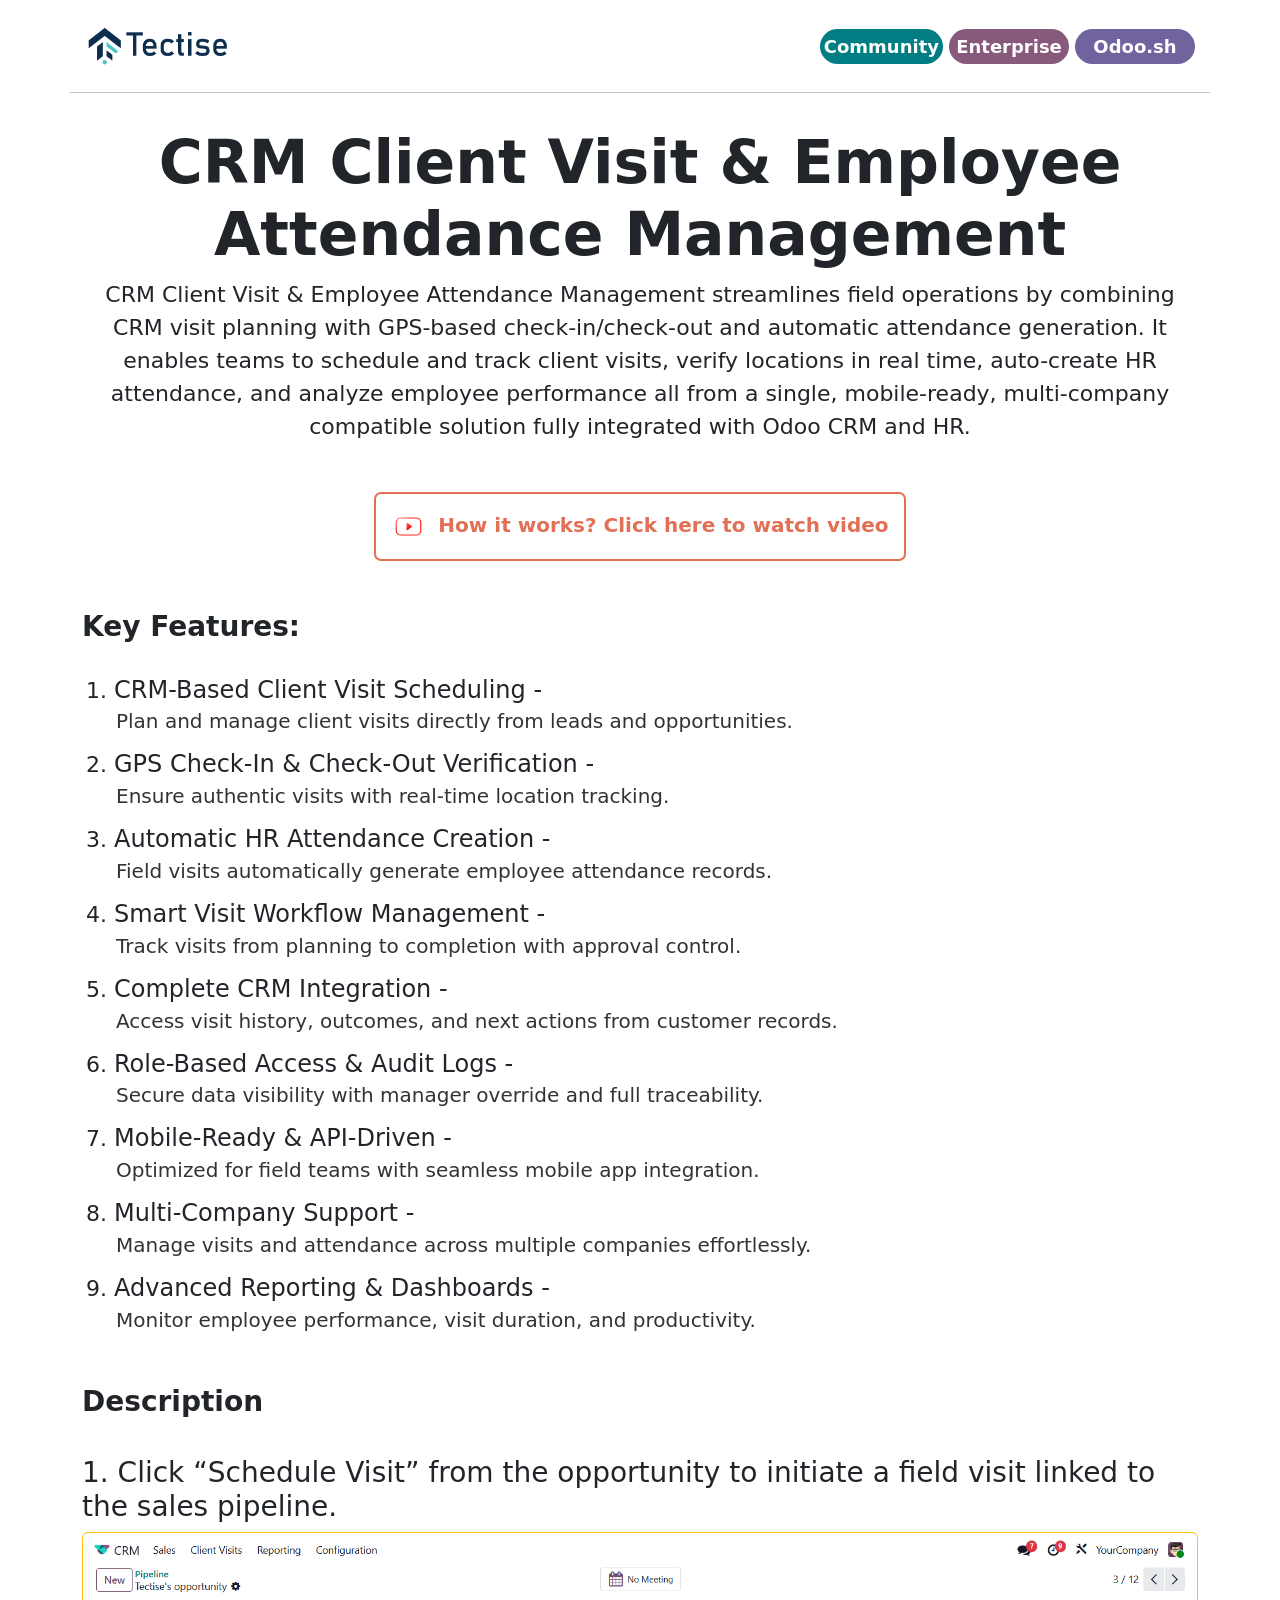
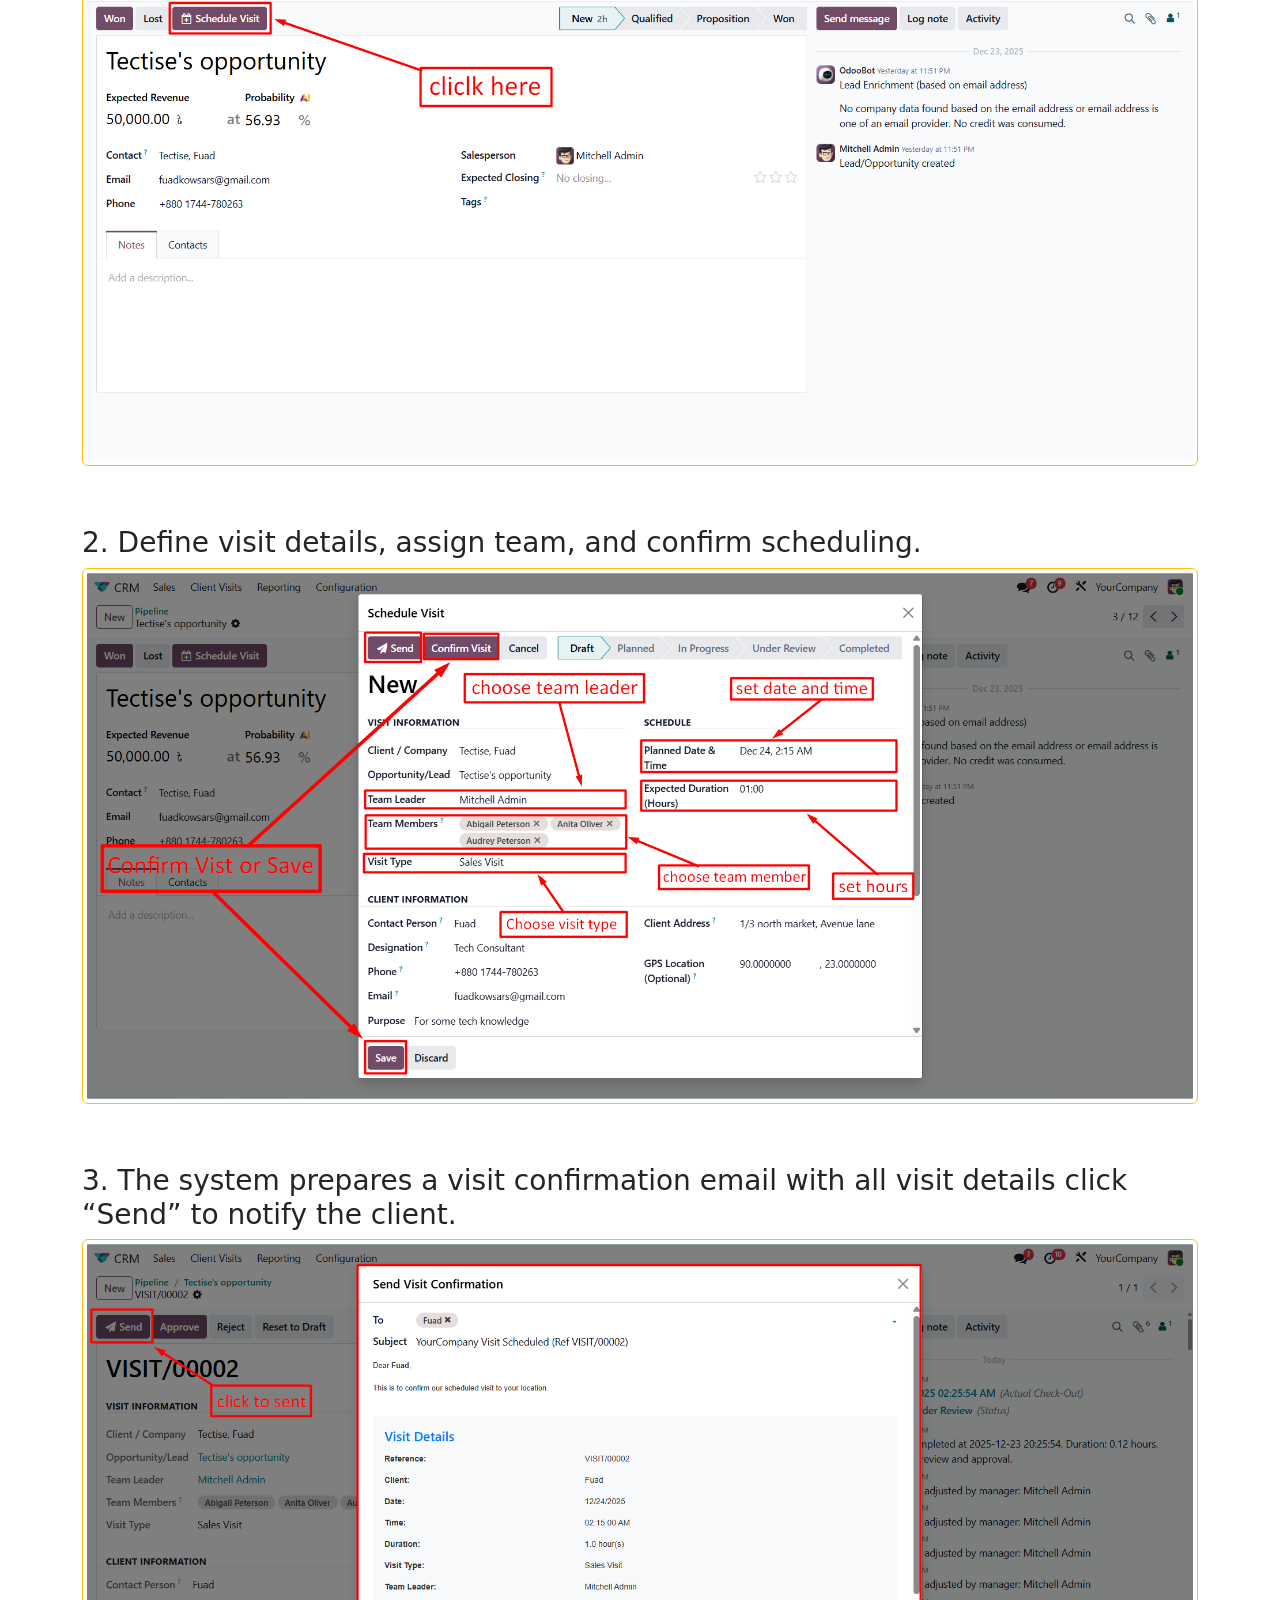
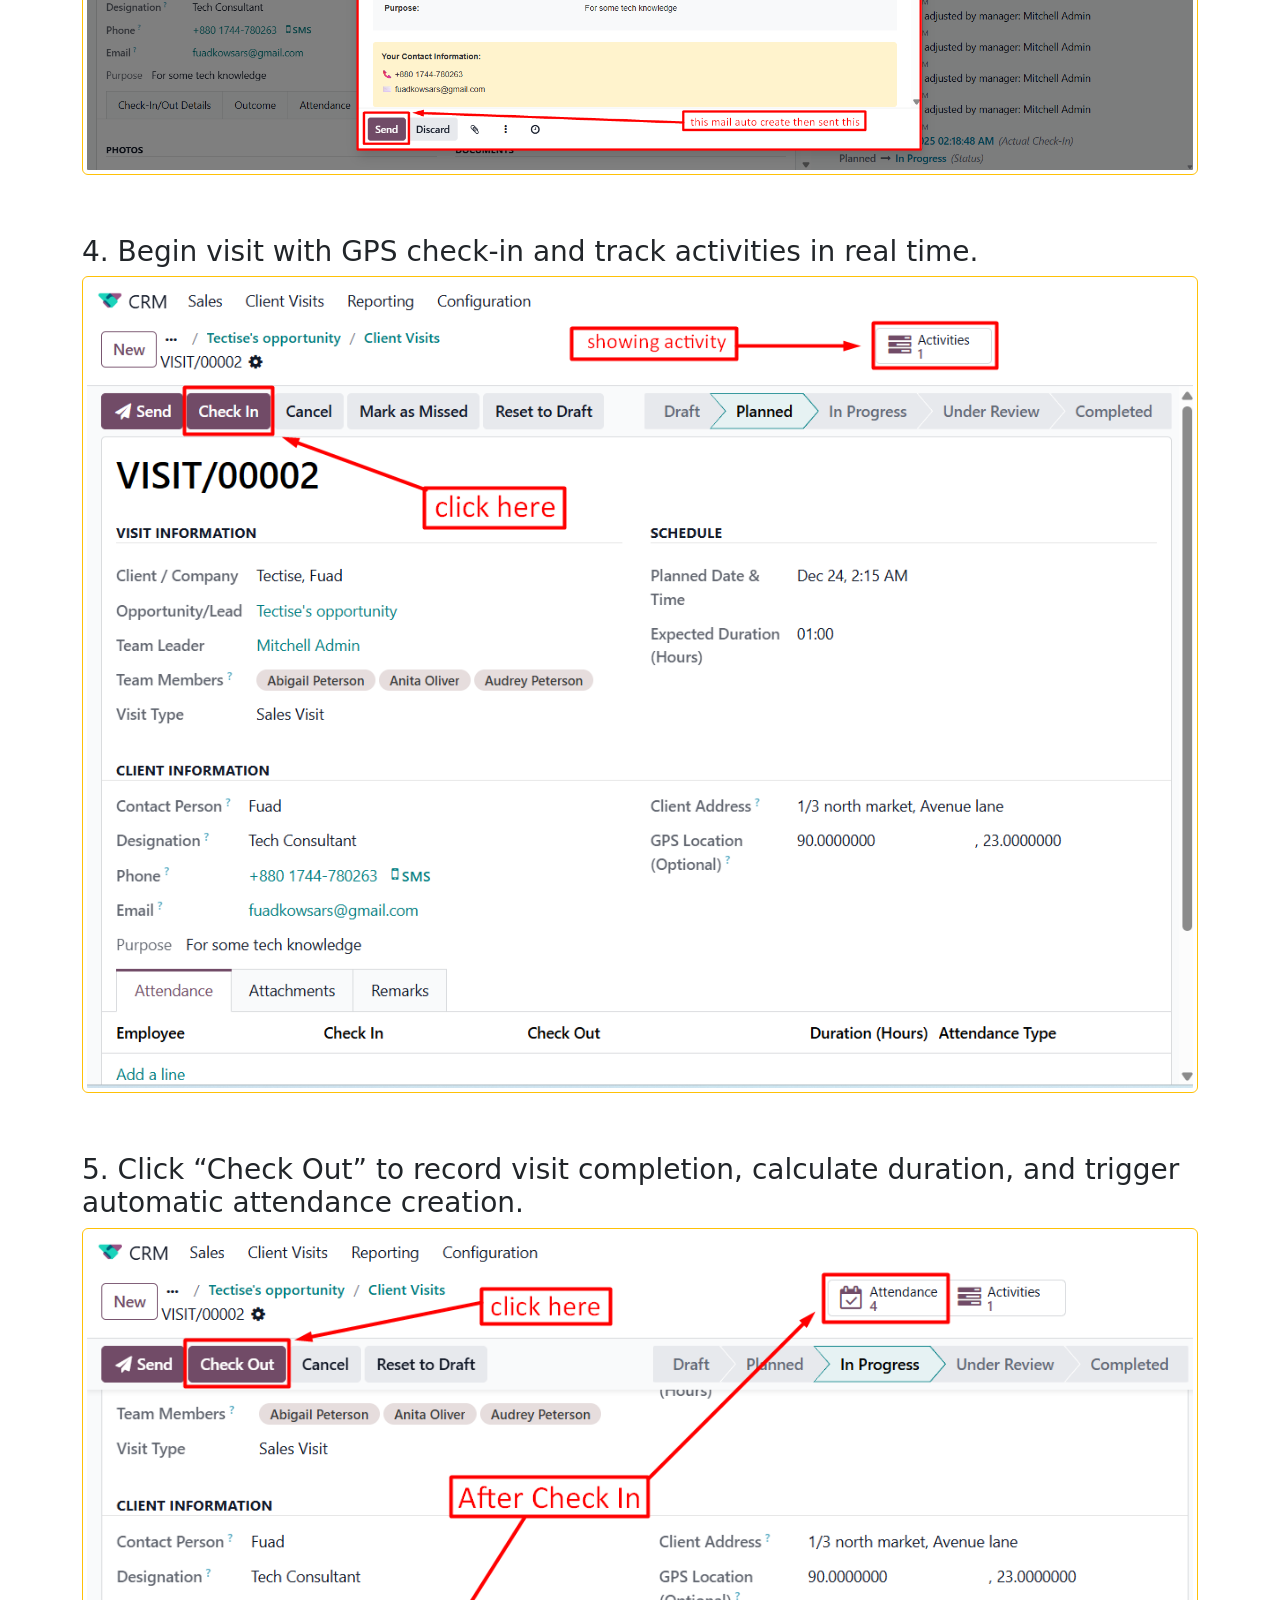
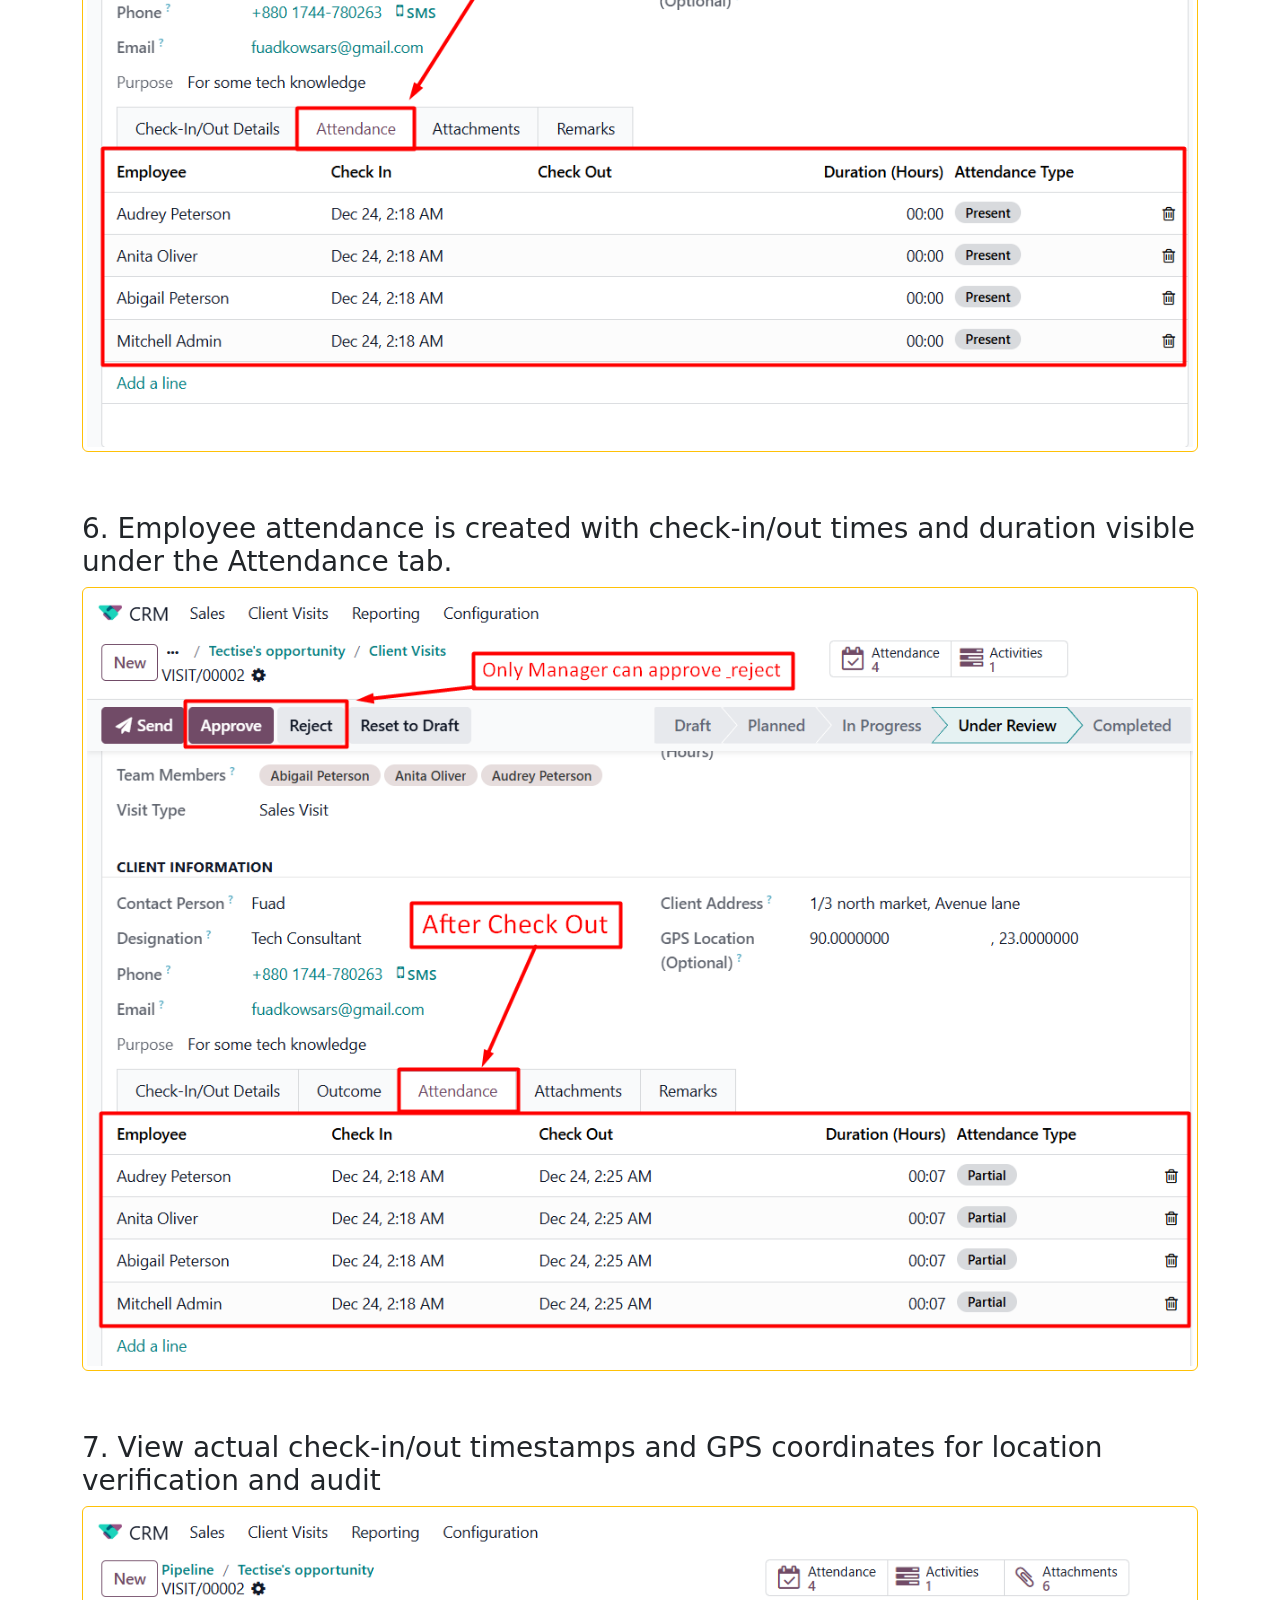
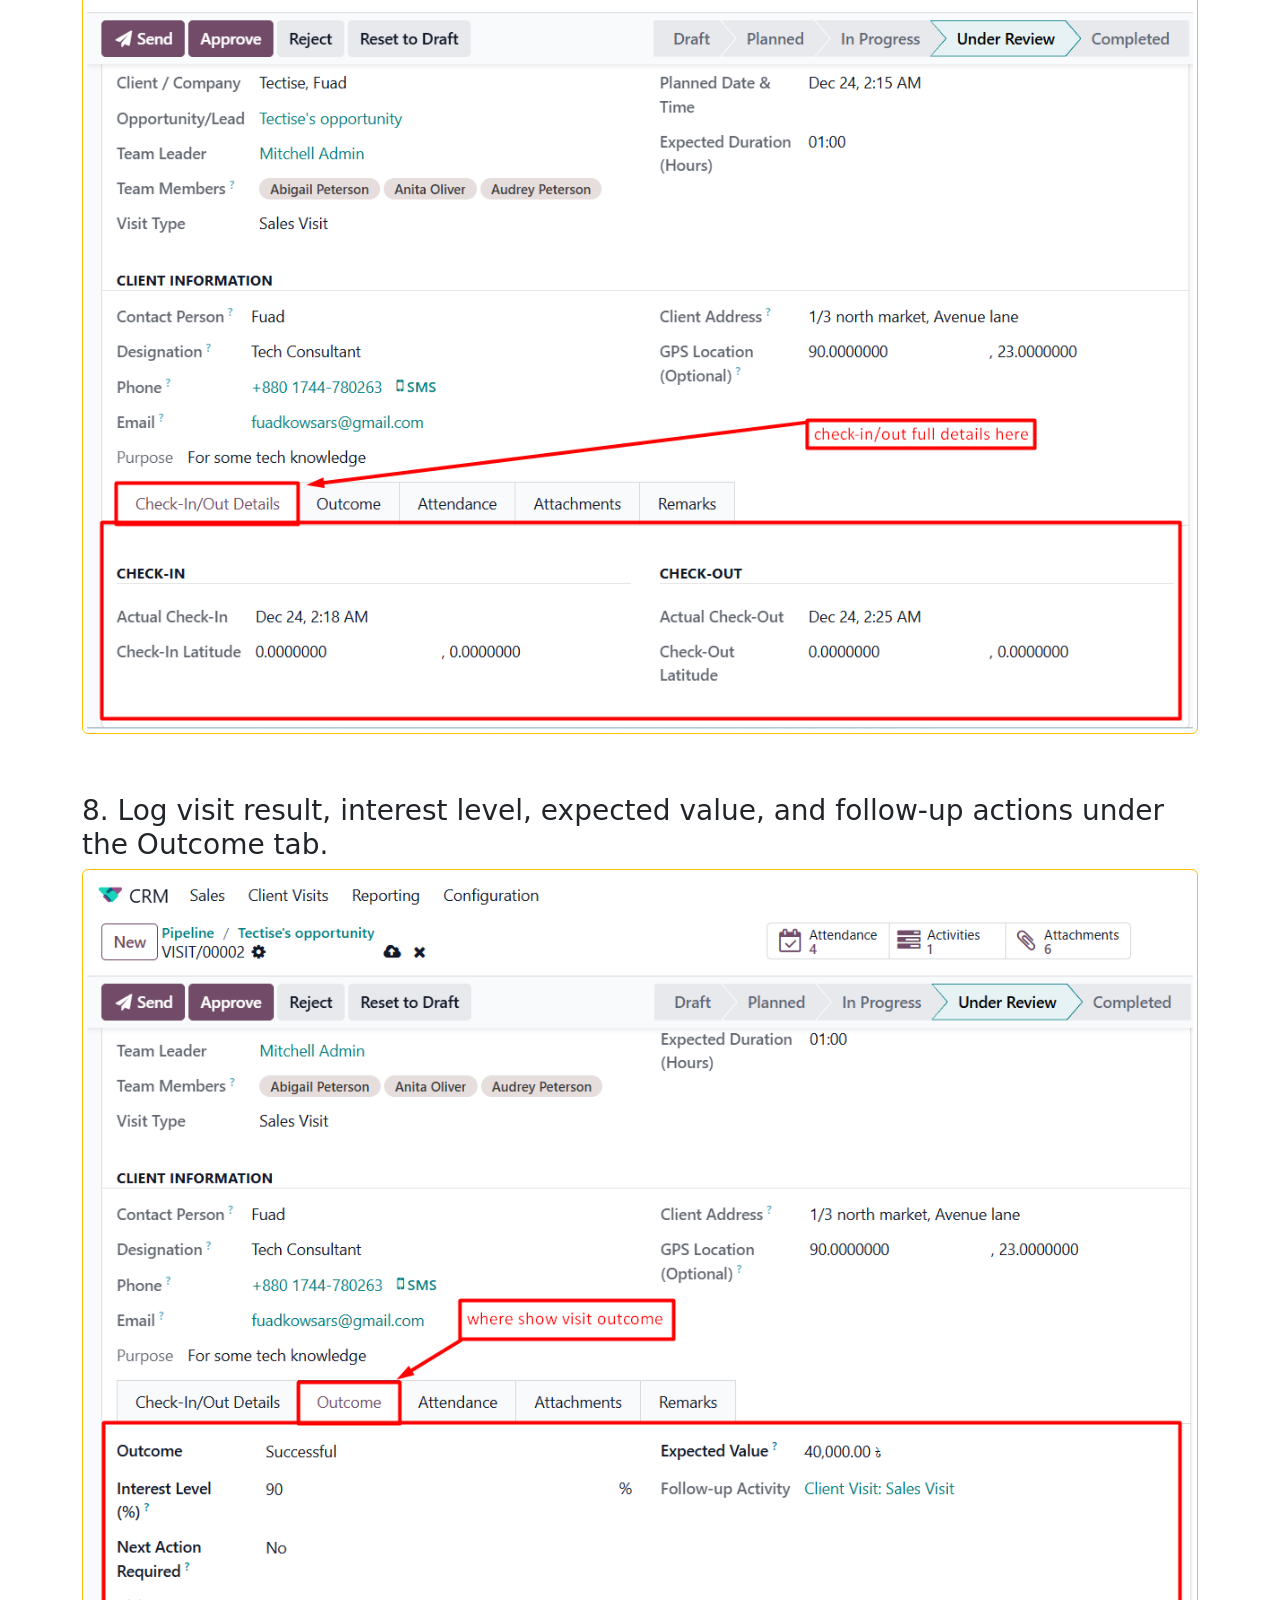
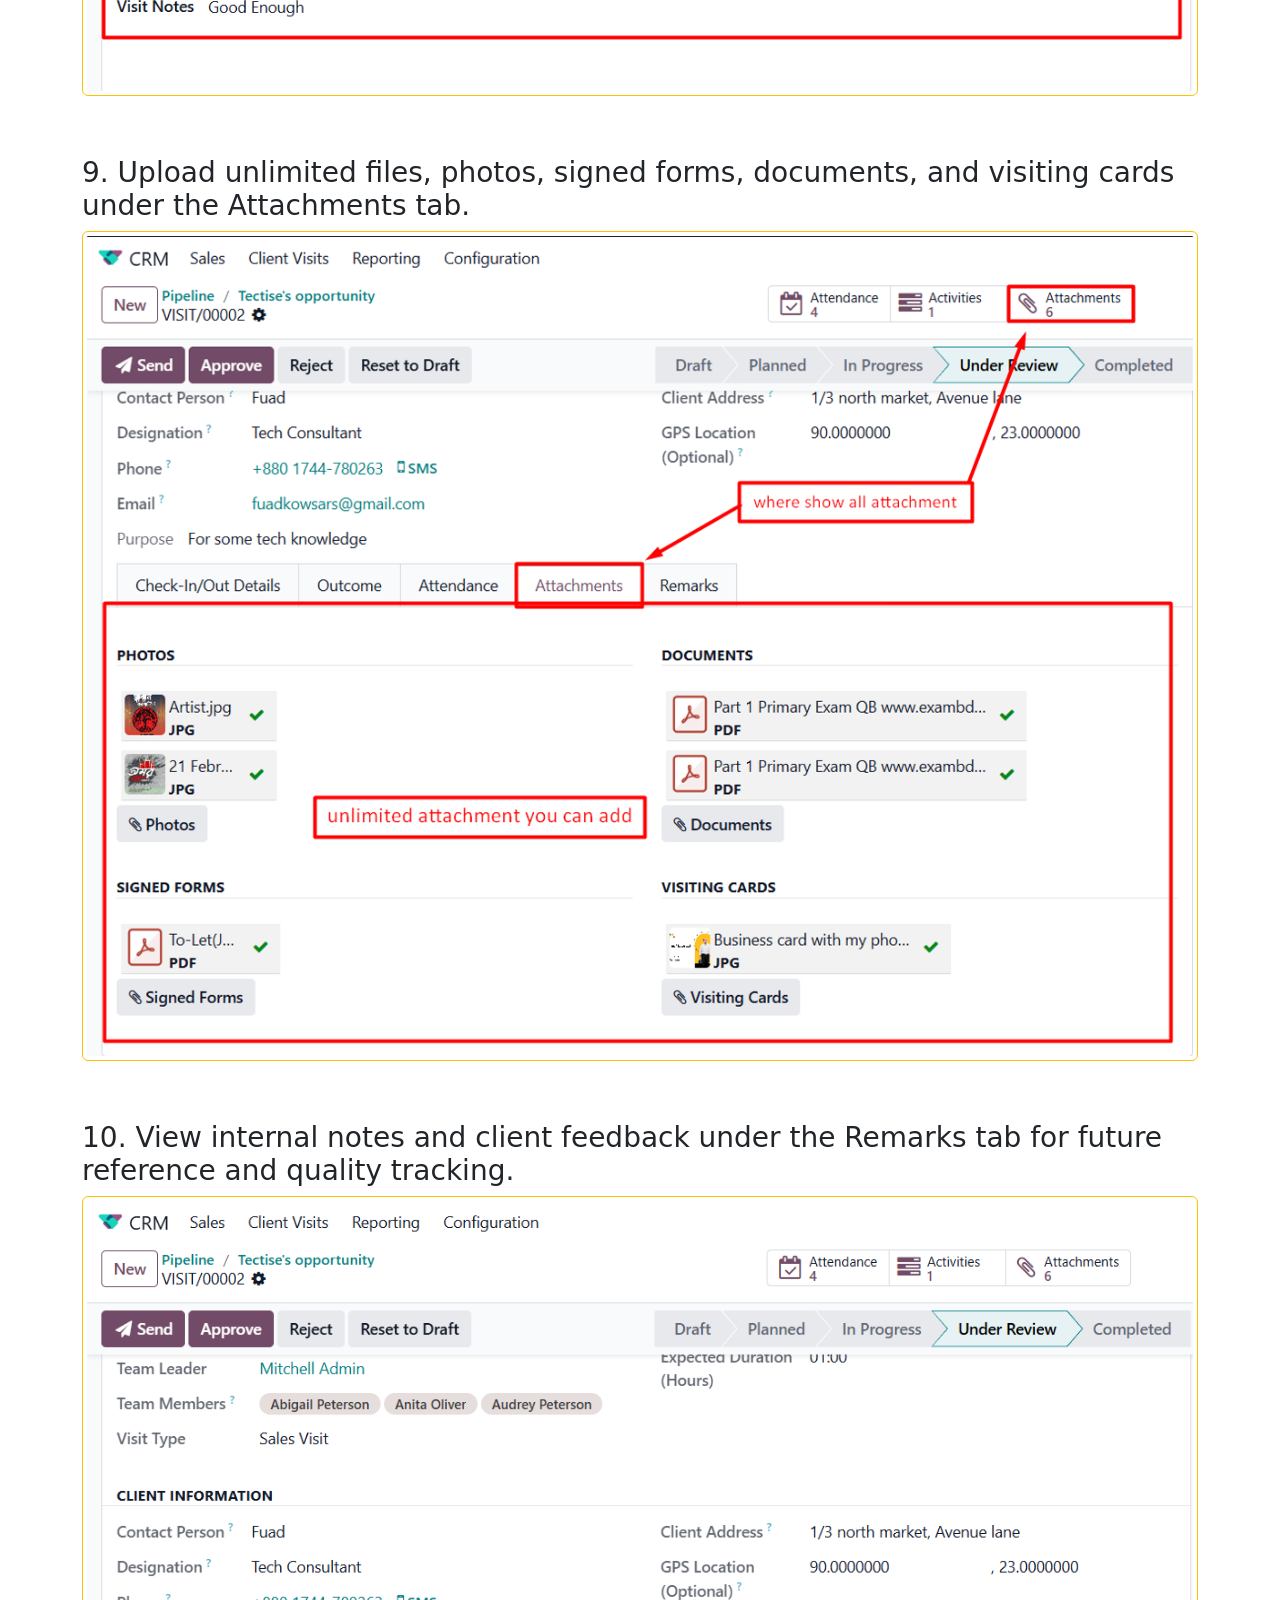
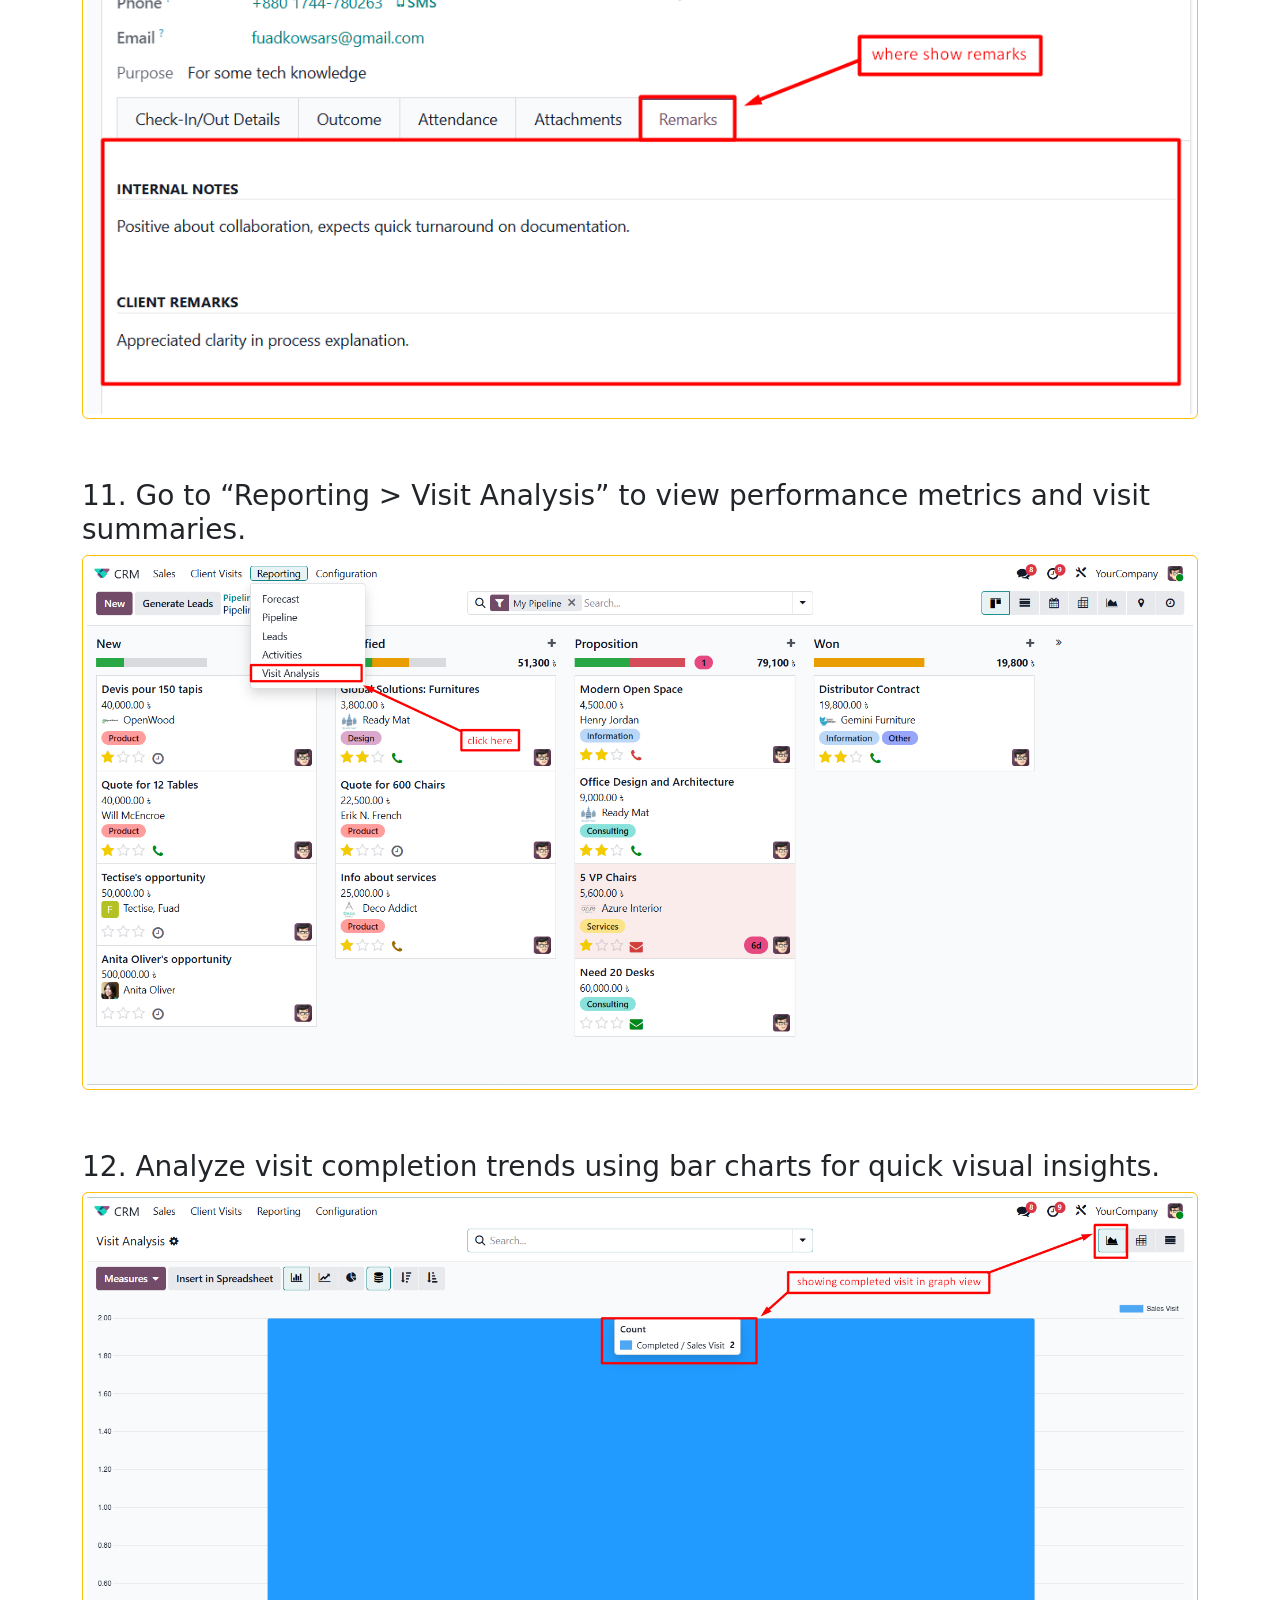
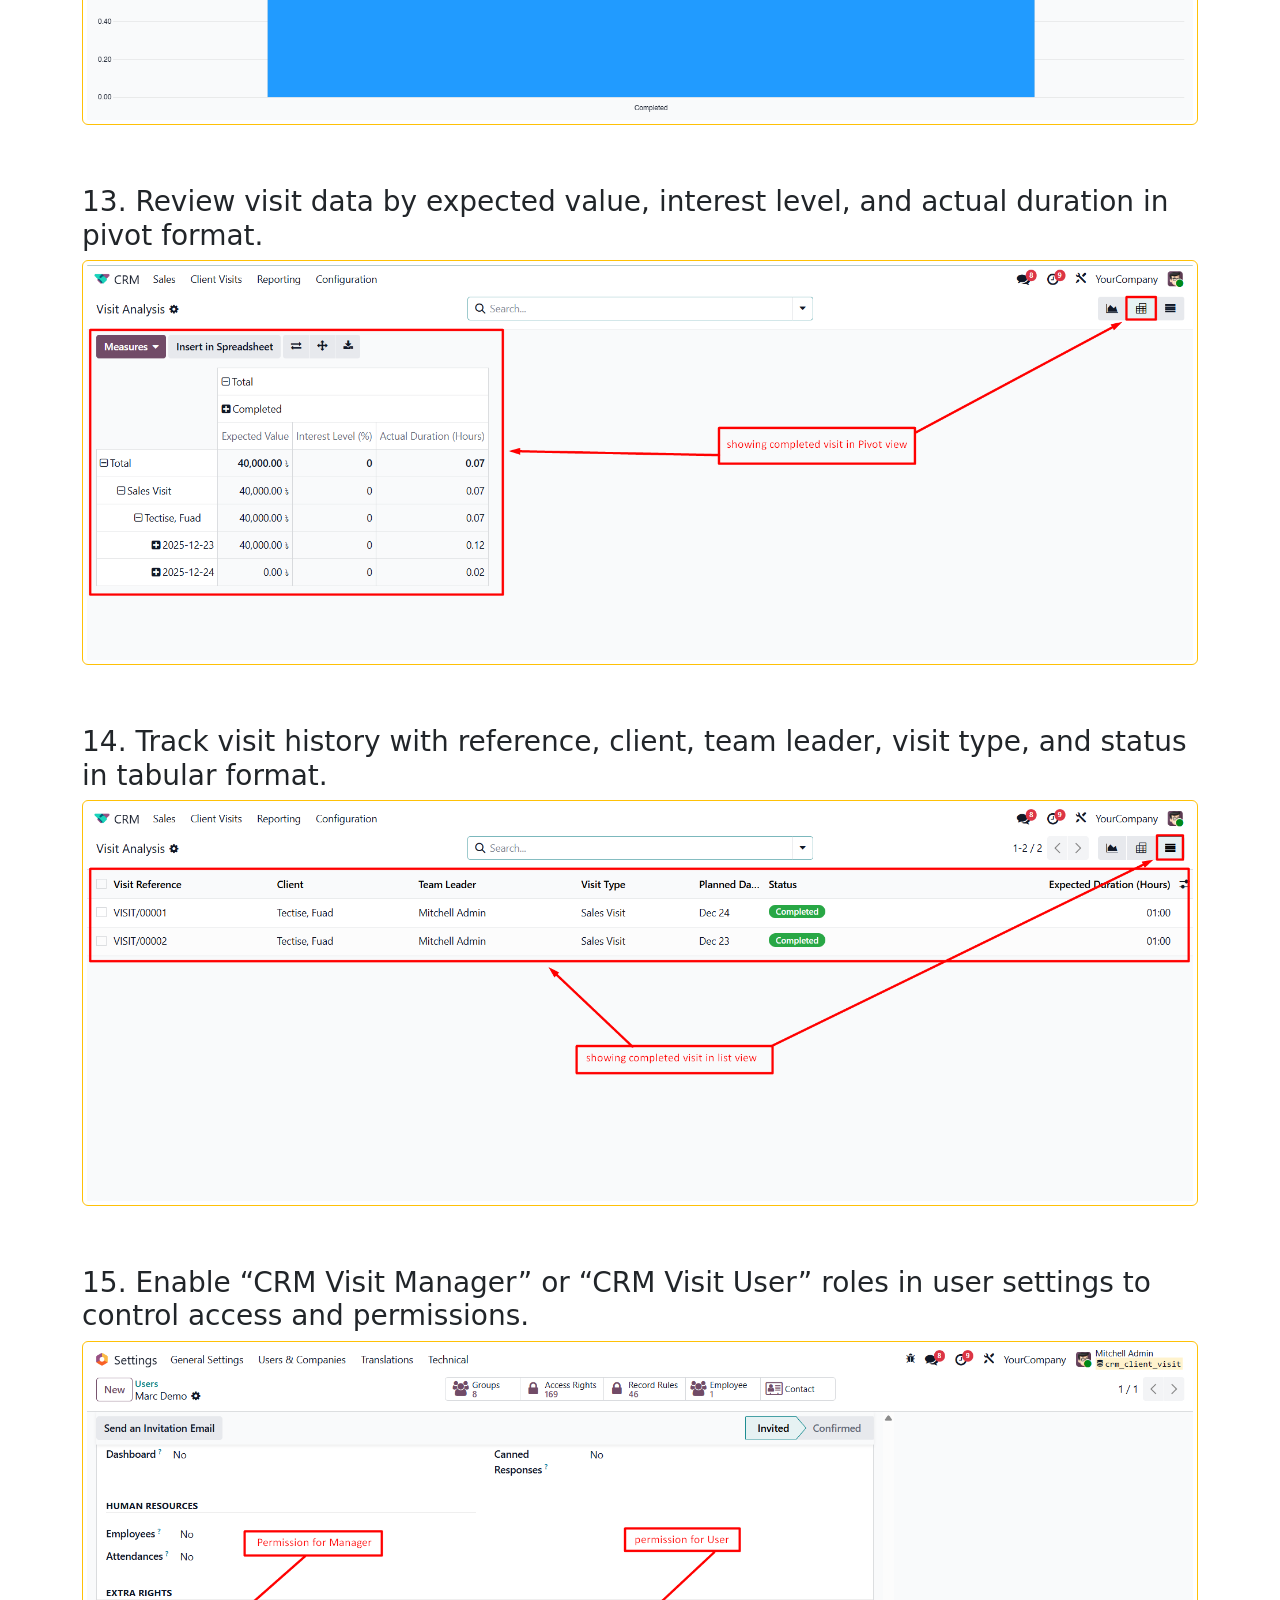
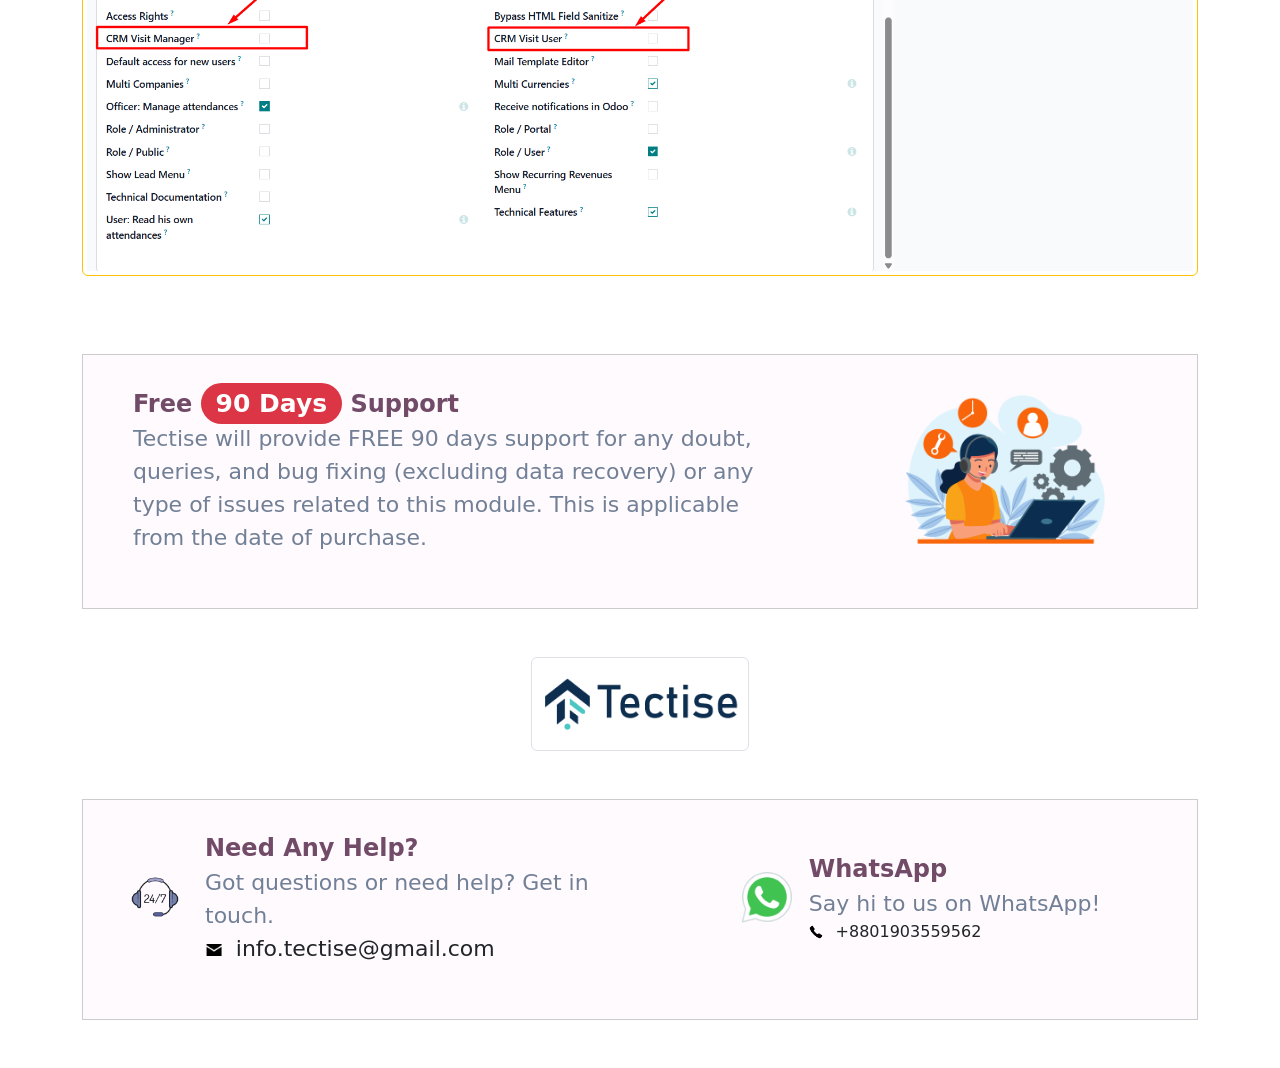
<file: 17.0 C/crm_client_visit_attendance/static/description/index.html>
<!DOCTYPE html>
<html lang="en">
  <head>
    <meta charset="utf-8" />
    <meta name="viewport" content="width=device-width, initial-scale=1" />
    <!-- Primary Meta Tags -->
    <title>CRM Client Visit & Employee Attendance Management</title>
    <meta name="description" content="" />
    <meta name="keywords" content="" />

    <meta name="author" content="Tectise" />
    <meta name="viewport" content="width=device-width, initial-scale=1.0" />

    <!-- Open Graph / Facebook -->
    <meta property="og:type" content="website" />
    <meta property="og:title" content="" />
    <meta
      property="og:image"
      content="https://www.tectise.com/images/odoo-access-manager-og.jpg"
    />
    <meta property="og:url" content="https://www.tectise.com/" />
    <meta property="og:site_name" content="Tectise" />

    <!-- Twitter -->
    <meta name="twitter:card" content="summary_large_image" />
    <meta name="twitter:title" content="" />
    <meta name="twitter:description" content="" />
    <meta name="twitter:image" content="https://www.tectise.com/" />
    <meta name="twitter:site" content="@tectise" />

    <!-- Canonical URL -->
    <link rel="canonical" href="https://www.tectise.com/" />

    <link
      href="https://cdn.jsdelivr.net/npm/bootstrap@5.3.2/dist/css/bootstrap.min.css"
      rel="stylesheet"
      integrity="sha384-T3c6CoIi6uLrA9TneNEoa7RxnatzjcDSCmG1MXxSR1GAsXEV/Dwwykc2MPK8M2HN"
      crossorigin="anonymous"
    />

    <style>
      .img-border {
        border: 1px solid #ffc107;
      }

      .section-box {
        padding: 30px 0;
      }

      .bg-teal {
        background-color: #017e84 !important;
      }

      .bg-purple {
        background-color: #875a7b !important;
      }

      /* Reusable badge style */
      .badge-box {
        font-size: 0.8rem;
        font-weight: 500;
        padding: 4px 10px;
        margin: 3px;
        border-radius: 50px;
        min-width: 120px;
      }
    </style>
  </head>

  <body style="font-size: 22px">
    <div class="container">
      <!-- Header -->
      <div class="row">
        <div
          class="col-sm-12 col-md-12 col-lg-12 d-flex justify-content-between flex-wrap align-items-sm-center"
          style="border-bottom: 1px solid rgba(0, 0, 0, 0.22)"
        >
          <div class="my-3">
            <img
              src="./icon/logo.png"
              style="width: auto !important; height: 60px !important"
            />
          </div>
          <div class="my-3 d-flex align-items-center">
            <div
              class="text-center"
              style="
                background-color: #017e84 !important;
                font-size: 18px !important;
                color: #fff !important;
                font-weight: bolder !important;
                padding: 4px !important;
                margin: 0 3px !important;
                border-radius: 50px !important;
                min-width: 120px !important;
              "
            >
              Community
            </div>
            <div
              class="text-center"
              style="
                background-color: #875a7b !important;
                color: #fff !important;
                font-size: 18px !important;
                font-weight: bolder !important;
                padding: 4px !important;
                margin: 0 3px !important;
                border-radius: 50px !important;
                min-width: 120px !important;
              "
            >
              Enterprise
            </div>
            <div
              class="text-center"
              style="
                background-color: #71639e !important;
                color: #fff !important;
                font-size: 18px !important;
                font-weight: bolder !important;
                padding: 4px !important;
                margin: 0 3px !important;
                border-radius: 50px !important;
                min-width: 120px !important;
              "
            >
              Odoo.sh
            </div>
          </div>
        </div>
      </div>
      <br />

      <!--
    /*******************************************************************************************/
     Header Section 
     /*******************************************************************************************/
     -->

      <h1 style="text-align: center; font-size: 60px">
        <b>CRM Client Visit & Employee Attendance Management</b>
      </h1>

      <!-- <h2> <b>Description</b></h2> -->
      <p class="small" style="font-size: 22px; text-align: center">
       CRM Client Visit & Employee Attendance Management streamlines field operations by combining CRM visit planning with GPS-based check-in/check-out and automatic attendance generation. It enables teams to schedule and track client visits, verify locations in real time, auto-create HR attendance, and analyze employee performance all from a single, mobile-ready, multi-company compatible solution fully integrated with Odoo CRM and HR.
      </p>
      <br />
      <!-- banner_updated -->

      <p class="text-center" style="font-size: 25px !important">
        <a
          href="https://www.youtube.com/watch?v=LgfoQHy6b4w"
          target="_blank"
          style="text-decoration: none; color: #e17055 !important"
        >
          <span
            class="badge"
            style="
              border: 2px solid #e17055 !important;
              border-radius: 7px !important;
              color: #e17055 !important;
              padding: 15px !important;
              font-size: 20px !important;
              font-weight: 900 !important;
            "
          >
            <img
              src="./icon/youtube-48x48.png"
              class="img-fluid"
              style="width: 35px; vertical-align: middle; margin-right: 5px"
            />
            How it works? Click here to watch video
          </span>
        </a>
      </p>

      <br />
      <!-- Feature List -->
      <div>
        <h3 style="margin-bottom: 30px"><b>Key Features:</b></h3>
        <ol>
          <li>
            <div class="inline-item">
              <h4 style="margin: 0">CRM-Based Client Visit Scheduling -</h4>
              <p
                style="
                  margin: 2px;
                  padding-bottom: 10px;
                  font-size: 20px !important;
                  color: #333;
                "
              >
                 Plan and manage client visits directly from leads and opportunities.
              </p>
            </div>
          </li>

          <li>
            <div class="inline-item">
              <h4 style="margin: 0"> GPS Check-In & Check-Out Verification -</h4>
              <p
                style="
                  margin: 2px;
                  padding-bottom: 10px;
                  font-size: 20px !important;
                  color: #333;
                "
              >
               Ensure authentic visits with real-time location tracking.
              </p>
            </div>
          </li>
          <li>
            <div class="inline-item">
              <h4 style="margin: 0">Automatic HR Attendance Creation -</h4>
              <p
                style="
                  margin: 2px;
                  padding-bottom: 10px;
                  font-size: 20px !important;
                  color: #333;
                "
              >
                Field visits automatically generate employee attendance records. 
              </p>
            </div>
          </li>
          <li>
            <div class="inline-item">
              <h4 style="margin: 0"> Smart Visit Workflow Management -</h4>
              <p
                style="
                  margin: 2px;
                  padding-bottom: 10px;
                  font-size: 20px !important;
                  color: #333;
                "
              >
                 Track visits from planning to completion with approval control. 
              </p>
            </div>
          </li>
          <li>
            <div class="inline-item">
              <h4 style="margin: 0"> Complete CRM Integration - </h4>
              <p
                style="
                  margin: 2px;
                  padding-bottom: 10px;
                  font-size: 20px !important;
                  color: #333;
                "
              >
                Access visit history, outcomes, and next actions from customer records.
              </p>
            </div>
          </li>
                    <li>
            <div class="inline-item">
              <h4 style="margin: 0"> Role-Based Access & Audit Logs - </h4>
              <p
                style="
                  margin: 2px;
                  padding-bottom: 10px;
                  font-size: 20px !important;
                  color: #333;
                "
              >
                 Secure data visibility with manager override and full traceability. 
              </p>
            </div>
          </li>
          <li>
            <div class="inline-item">
              <h4 style="margin: 0">Mobile-Ready & API-Driven - </h4>
              <p
                style="
                  margin: 2px;
                  padding-bottom: 10px;
                  font-size: 20px !important;
                  color: #333;
                "
              >
                 Optimized for field teams with seamless mobile app integration.
              </p>
            </div>
          </li>
          <li>
            <div class="inline-item">
              <h4 style="margin: 0">Multi-Company Support - </h4>
              <p
                style="
                  margin: 2px;
                  padding-bottom: 10px;
                  font-size: 20px !important;
                  color: #333;
                "
              >
                 Manage visits and attendance across multiple companies effortlessly.
              </p>
            </div>
          </li>
          <li>
            <div class="inline-item">
              <h4 style="margin: 0">Advanced Reporting & Dashboards - </h4>
              <p
                style="
                  margin: 2px;
                  padding-bottom: 10px;
                  font-size: 20px !important;
                  color: #333;
                "
              >
                 Monitor employee performance, visit duration, and productivity.
              </p>
            </div>
          </li>

      </div>

      <h3 class="pt-4"><b>Description</b></h3>
      <!-- Screenshots -->
      <div class="section-box">
        <h3>1. Click “Schedule Visit” from the opportunity to initiate a field visit linked to the sales pipeline.</h3>
        <img src="./images/1.png" class="img img-thumbnail img-border" />
      </div>

      <div class="section-box">
        <h3>2. Define visit details, assign team, and confirm scheduling. </h3>
        <img src="./images/2.png" class="img-thumbnail img-border" />
      </div>
      <div class="section-box">
        <h3>3. The system prepares a visit confirmation email with all visit details click “Send” to notify the client.</h3>
        <img src="./images/3.png" class="img-thumbnail img-border" />
      </div>
      <div class="section-box">
        <h3>4. Begin visit with GPS check-in and track activities in real time.</h3>
        <img src="./images/4.png" class="img-thumbnail img-border" />
      </div>

      <div class="section-box">
        <h3>5. Click “Check Out” to record visit completion, calculate duration, and trigger automatic attendance creation.</h3>
        <img src="./images/5.png" class="img-thumbnail img-border" />
      </div>
      <div class="section-box">
        <h3>6.  Employee attendance is created with check-in/out times and duration visible under the Attendance tab.</h3>
        <img src="./images/6.png" class="img-thumbnail img-border" />
      </div>
      <div class="section-box">
        <h3>7. View actual check-in/out timestamps and GPS coordinates for location verification and audit</h3>
        <img src="./images/7.png" class="img-thumbnail img-border" />
      </div>
      <div class="section-box">
        <h3>8. Log visit result, interest level, expected value, and follow-up actions under the Outcome tab.</h3>
        <img src="./images/8.png" class="img-thumbnail img-border" />
      </div>
      <div class="section-box">
        <h3>9. Upload unlimited files, photos, signed forms, documents, and visiting cards under the Attachments tab.</h3>
        <img src="./images/9.png" class="img-thumbnail img-border" />
      </div>
      <div class="section-box">
        <h3>10.  View internal notes and client feedback under the Remarks tab for future reference and quality tracking.</h3>
        <img src="./images/10.png" class="img-thumbnail img-border" />
      </div>
      <div class="section-box">
        <h3>11. Go to “Reporting > Visit Analysis” to view performance metrics and visit summaries.</h3>
        <img src="./images/11.png" class="img-thumbnail img-border" />
      </div>
      <div class="section-box">
        <h3>12. Analyze visit completion trends using bar charts for quick visual insights.</h3>
        <img src="./images/12.png" class="img-thumbnail img-border" />
      </div>
            <div class="section-box">
        <h3>13. Review visit data by expected value, interest level, and actual duration in pivot format.</h3>
        <img src="./images/13.png" class="img-thumbnail img-border" />
      </div>
      <div class="section-box">
        <h3>14. Track visit history with reference, client, team leader, visit type, and status in tabular format.</h3>
        <img src="./images/14.png" class="img-thumbnail img-border" />
      </div>
      <div class="section-box">
        <h3>15. Enable “CRM Visit Manager” or “CRM Visit User” roles in user settings to control access and permissions.</h3>
        <img src="./images/15.png" class="img-thumbnail img-border" />
      </div>

      <!--
    /*******************************************************************************************/
     Footer Section 
     /*******************************************************************************************/
     -->

      <div class="container my-5" style="border: 1px solid #ccc">
        <div class="row" style="background-color: #fffafe">
          <div
            class="col-md-8 pb-4 d-flex align-items-center justify-content-center"
          >
            <div style="padding: 30px">
              <div class="d-flex align-items-center">
                <div style="padding: 0px 8px">
                  <span
                    style="
                      color: #714b67;
                      font-size: 24px;
                      font-weight: 600;
                      padding-bottom: 1rem;
                    "
                  >
                    Free
                    <span
                      style="
                        background-color: #dc3545;
                        color: white;
                        border-radius: 10rem;
                        padding: 0.25em 0.6em;
                        font-size: 25px;
                      "
                      >90 Days</span
                    >
                    Support
                  </span>
                  <p class="m-0" style="color: #718096">
                    Tectise will provide FREE 90 days support for any doubt,
                    queries, and bug fixing (excluding data recovery) or any
                    type of issues related to this module. This is applicable
                    from the date of purchase.
                  </p>
                  <div style="font-weight: 400"><span></span></div>
                </div>
              </div>
            </div>
          </div>
          <div
            class="col-md-4 pb-4 d-flex align-items-center justify-content-center"
          >
            <div style="padding: 30px">
              <div class="d-flex align-items-center">
                <img
                  src="./icon/90-days-support.png"
                  alt=""
                  width="200px"
                  style="margin-right: 12px"
                />
              </div>
            </div>
          </div>
        </div>
      </div>

      <div class="container mt-5">
        <div
          class="col-lg-12 d-flex flex-column justify-content-center align-items-center mt-5"
        >
          <img
            src="./icon/logo.png"
            class="img-thumbnail"
            style="width: 20%"
          />
        </div>
      </div>

      <div class="container my-5" style="border: 1px solid #ccc">
        <div class="row" style="background-color: #fffafe">
          <div
            class="col-md-6 pb-4 d-flex align-items-center justify-content-center"
          >
            <div style="padding: 30px">
              <div class="d-flex align-items-center">
                <img
                  src="./icon/support.png"
                  alt=""
                  width="60px"
                  style="margin-right: 12px"
                />
                <div style="padding: 0px 8px">
                  <span
                    style="
                      color: #714b67;
                      font-size: 24px;
                      font-weight: 600;
                      padding-bottom: 1rem;
                    "
                    >Need Any Help?</span
                  >
                  <p class="m-0" style="color: #718096">
                    Got questions or need help? Get in touch.
                  </p>
                  <div style="font-weight: 400">
                    <span
                      ><img
                        src="./icon/email.png"
                        alt=""
                        width="18px"
                        style="margin-right: 0.8rem" /></span
                    >info.tectise@gmail.com
                  </div>
                </div>
              </div>
            </div>
          </div>
          <div
            class="col-md-6 pb-4 d-flex align-items-center justify-content-center"
          >
            <div style="padding: 30px">
              <div class="d-flex align-items-center">
                <img
                  src="./icon/whatsapp.png"
                  alt=""
                  width="60px"
                  style="margin-right: 12px"
                />
                <div>
                  <span
                    style="color: #714b67; font-size: 24px; font-weight: 600"
                    >WhatsApp</span
                  >
                  <p class="m-0" style="color: #718096">
                    Say hi to us on WhatsApp!
                  </p>
                  <div style="font-weight: 400; font-size: 16px">
                    <span
                      ><img
                        src="./icon/call.png"
                        alt=""
                        width="14px"
                        style="margin-right: 0.8rem" /></span
                    >+8801903559562
                  </div>
                </div>
              </div>
            </div>
          </div>
        </div>
      </div>
    </div>
  </body>
</html>
</file>
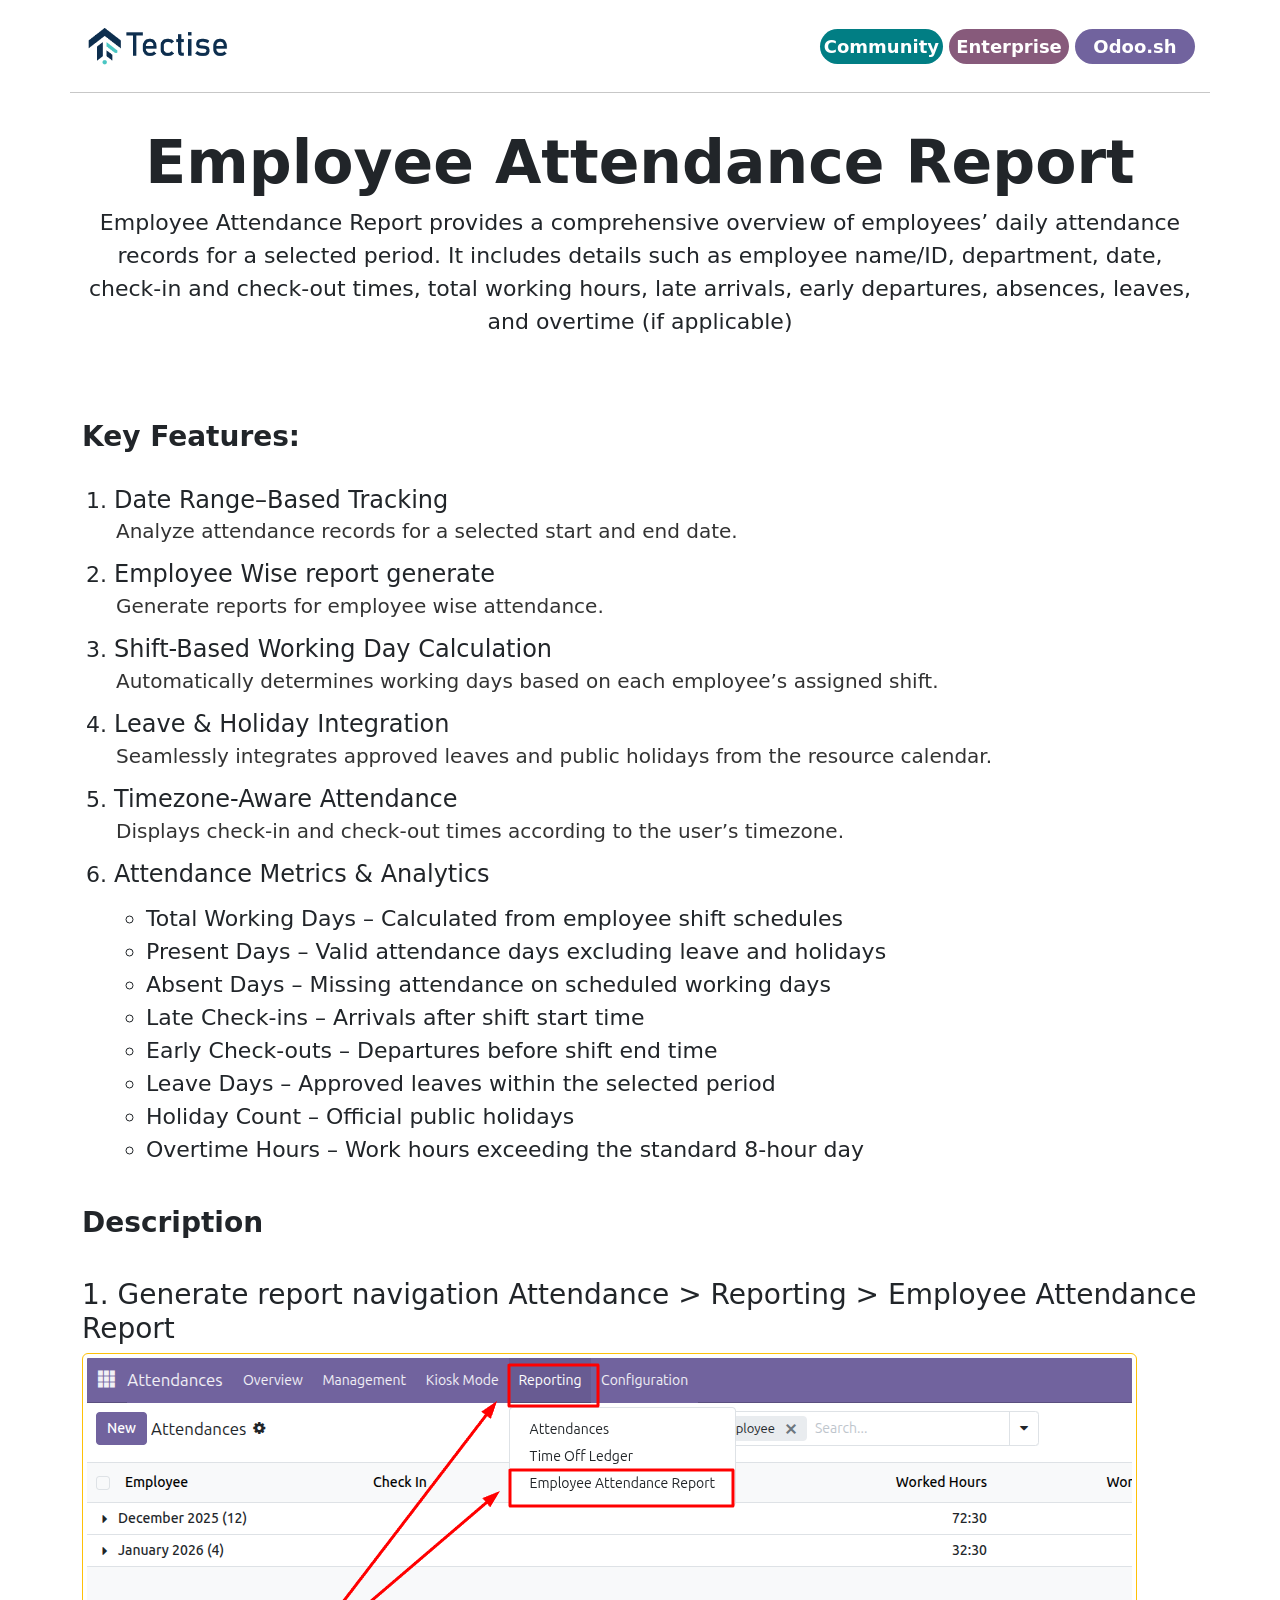
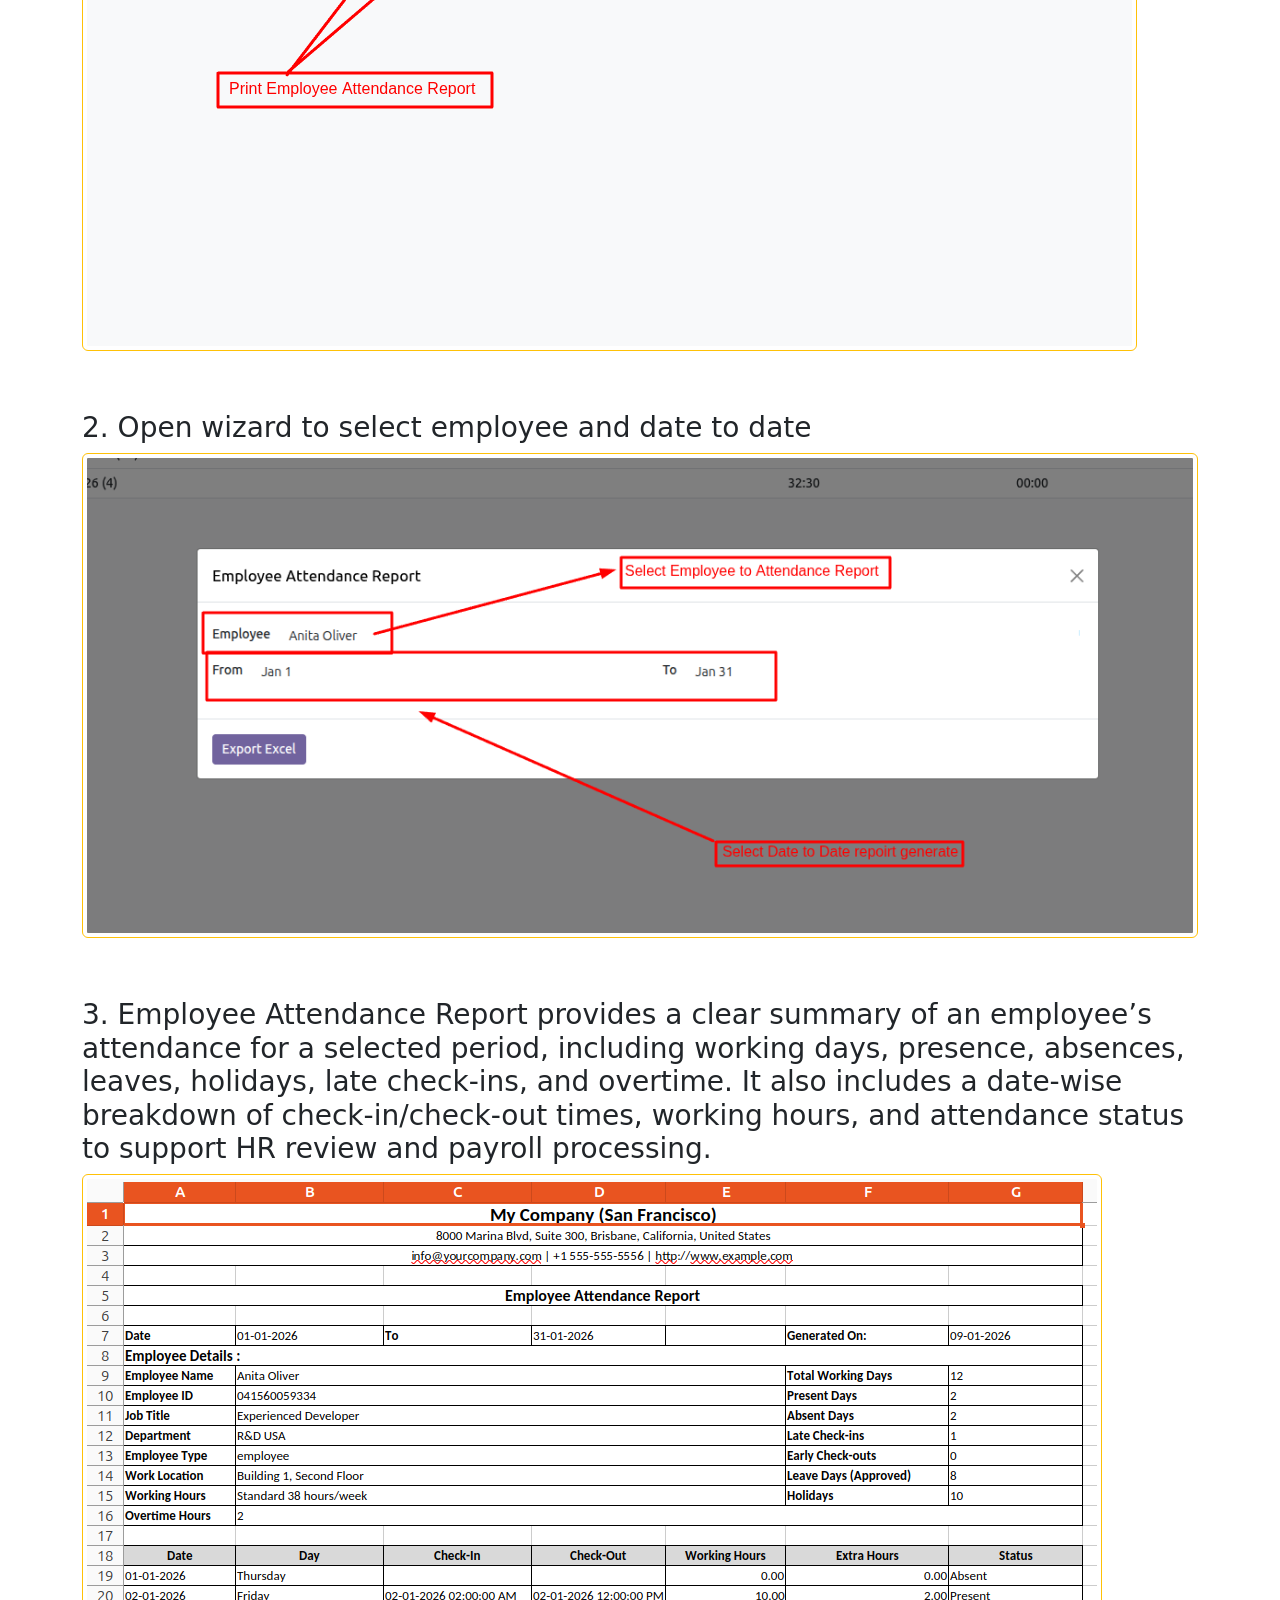
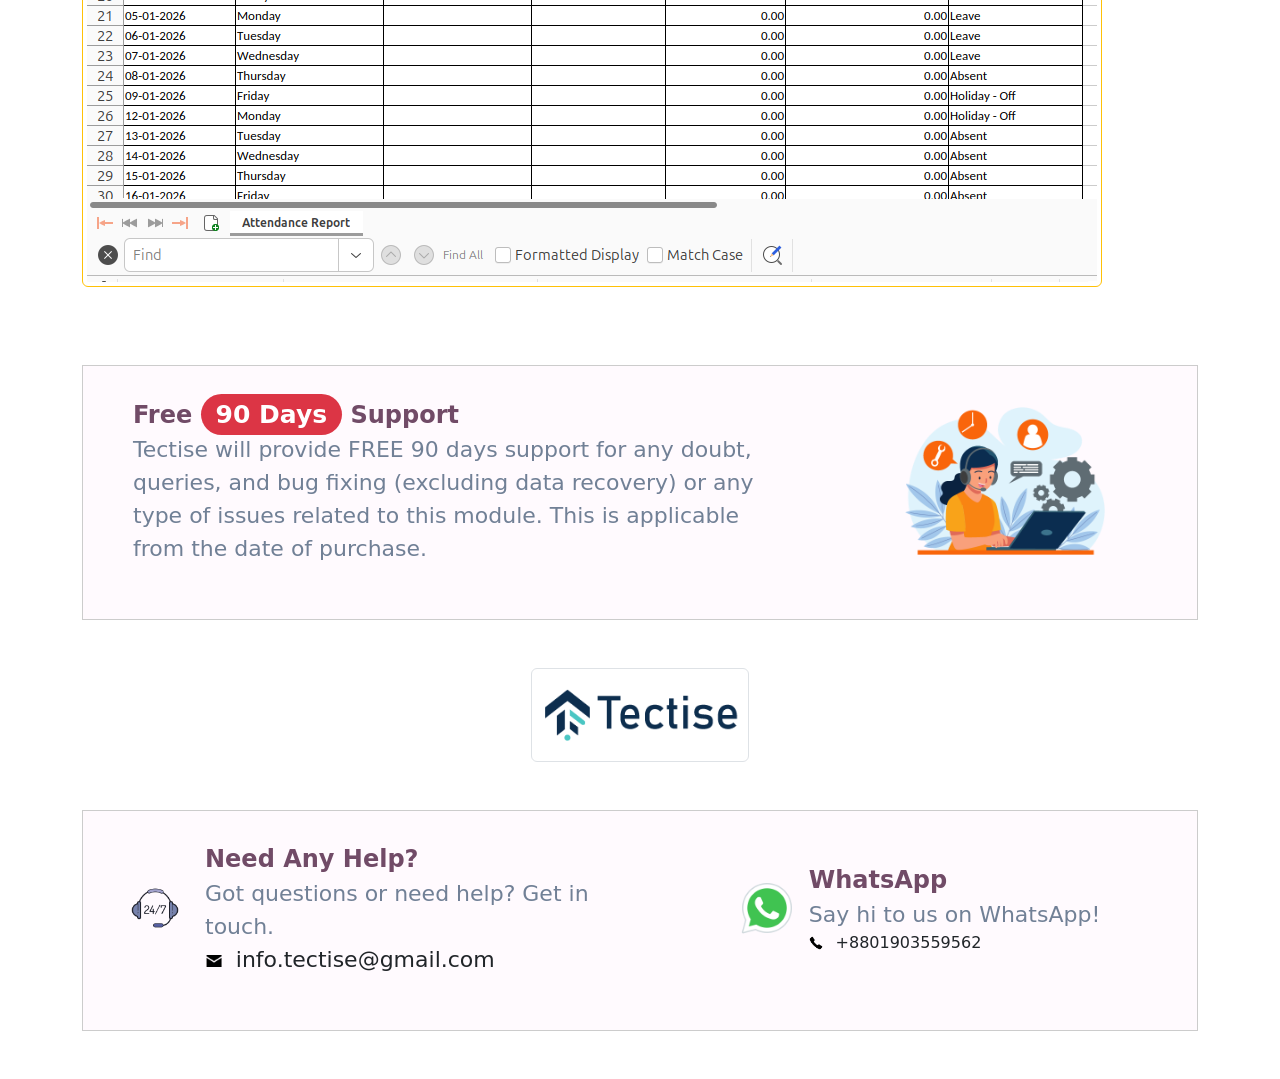
<file: 17.0 C/employee_attendance_report/static/description/index.html>
<!DOCTYPE html>
<html lang="en">
  <head>
    <meta charset="utf-8" />
    <meta name="viewport" content="width=device-width, initial-scale=1" />
    <!-- Primary Meta Tags -->
    <title>Employee Attendance Report</title>
    <meta name="description" content="" />
    <meta name="keywords" content="" />

    <meta name="author" content="Tectise" />
    <meta name="viewport" content="width=device-width, initial-scale=1.0" />

    <!-- Open Graph / Facebook -->
    <meta property="og:type" content="website" />
    <meta property="og:title" content="" />
    <meta
      property="og:image"
      content="https://www.tectise.com/images/odoo-access-manager-og.jpg"
    />
    <meta property="og:url" content="https://www.tectise.com/" />
    <meta property="og:site_name" content="Tectise" />

    <!-- Twitter -->
    <meta name="twitter:card" content="summary_large_image" />
    <meta name="twitter:title" content="" />
    <meta name="twitter:description" content="" />
    <meta name="twitter:image" content="https://www.tectise.com/" />
    <meta name="twitter:site" content="@tectise" />

    <!-- Canonical URL -->
    <link rel="canonical" href="https://www.tectise.com/" />

    <link
      href="https://cdn.jsdelivr.net/npm/bootstrap@5.3.2/dist/css/bootstrap.min.css"
      rel="stylesheet"
      integrity="sha384-T3c6CoIi6uLrA9TneNEoa7RxnatzjcDSCmG1MXxSR1GAsXEV/Dwwykc2MPK8M2HN"
      crossorigin="anonymous"
    />

    <style>
      .img-border {
        border: 1px solid #ffc107;
      }

      .section-box {
        padding: 30px 0;
      }

      .bg-teal {
        background-color: #017e84 !important;
      }

      .bg-purple {
        background-color: #875a7b !important;
      }

      /* Reusable badge style */
      .badge-box {
        font-size: 0.8rem;
        font-weight: 500;
        padding: 4px 10px;
        margin: 3px;
        border-radius: 50px;
        min-width: 120px;
      }
    </style>
  </head>

  <body style="font-size: 22px">
    <div class="container">
      <!-- Header -->
      <div class="row">
        <div
          class="col-sm-12 col-md-12 col-lg-12 d-flex justify-content-between flex-wrap align-items-sm-center"
          style="border-bottom: 1px solid rgba(0, 0, 0, 0.22)"
        >
          <div class="my-3">
            <img
              src="./icon/logo.png"
              style="width: auto !important; height: 60px !important"
            />
          </div>
          <div class="my-3 d-flex align-items-center">
            <div
              class="text-center"
              style="
                background-color: #017e84 !important;
                font-size: 18px !important;
                color: #fff !important;
                font-weight: bolder !important;
                padding: 4px !important;
                margin: 0 3px !important;
                border-radius: 50px !important;
                min-width: 120px !important;
              "
            >
              Community
            </div>
            <div
              class="text-center"
              style="
                background-color: #875a7b !important;
                color: #fff !important;
                font-size: 18px !important;
                font-weight: bolder !important;
                padding: 4px !important;
                margin: 0 3px !important;
                border-radius: 50px !important;
                min-width: 120px !important;
              "
            >
              Enterprise
            </div>
            <div
              class="text-center"
              style="
                background-color: #71639e !important;
                color: #fff !important;
                font-size: 18px !important;
                font-weight: bolder !important;
                padding: 4px !important;
                margin: 0 3px !important;
                border-radius: 50px !important;
                min-width: 120px !important;
              "
            >
              Odoo.sh
            </div>
          </div>
        </div>
      </div>
      <br />

      <!--
    /*******************************************************************************************/
     Header Section 
     /*******************************************************************************************/
     -->

      <h1 style="text-align: center; font-size: 60px">
        <b>Employee Attendance Report</b>
      </h1>

      <!-- <h2> <b>Description</b></h2> -->
      <p class="small" style="font-size: 22px; text-align: center">
       Employee Attendance Report provides a comprehensive overview of employees’ daily attendance records for a selected period. It includes details such as employee name/ID, department, date, check-in and check-out times, total working hours, late arrivals, early departures, absences, leaves, and overtime (if applicable)
      </p>
      <br />
      <!-- banner_updated -->

<!--      <p class="text-center" style="font-size: 25px !important">-->
<!--        <a-->
<!--          href="https://www.youtube.com/watch?v=LgfoQHy6b4w"-->
<!--          target="_blank"-->
<!--          style="text-decoration: none; color: #e17055 !important"-->
<!--        >-->
<!--          <span-->
<!--            class="badge"-->
<!--            style="-->
<!--              border: 2px solid #e17055 !important;-->
<!--              border-radius: 7px !important;-->
<!--              color: #e17055 !important;-->
<!--              padding: 15px !important;-->
<!--              font-size: 20px !important;-->
<!--              font-weight: 900 !important;-->
<!--            "-->
<!--          >-->
<!--            <img-->
<!--              src="./icon/youtube-48x48.png"-->
<!--              class="img-fluid"-->
<!--              style="width: 35px; vertical-align: middle; margin-right: 5px"-->
<!--            />-->
<!--            How it works? Click here to watch video-->
<!--          </span>-->
<!--        </a>-->
<!--      </p>-->

      <br />
      <!-- Feature List -->
      <div>
        <h3 style="margin-bottom: 30px"><b>Key Features:</b></h3>
        <ol>
          <li>
            <div class="inline-item">
              <h4 style="margin: 0">Date Range–Based Tracking</h4>
              <p
                style="
                  margin: 2px;
                  padding-bottom: 10px;
                  font-size: 20px !important;
                  color: #333;
                "
              >
                 Analyze attendance records for a selected start and end date.
              </p>
            </div>
          </li>

          <li>
            <div class="inline-item">
              <h4 style="margin: 0"> Employee Wise report generate </h4>
              <p
                style="
                  margin: 2px;
                  padding-bottom: 10px;
                  font-size: 20px !important;
                  color: #333;
                "
              >
               Generate reports for employee wise attendance.
              </p>
            </div>
          </li>
          <li>
            <div class="inline-item">
              <h4 style="margin: 0">Shift-Based Working Day Calculation</h4>
              <p
                style="
                  margin: 2px;
                  padding-bottom: 10px;
                  font-size: 20px !important;
                  color: #333;
                "
              >
                Automatically determines working days based on each employee’s assigned shift.
              </p>
            </div>
          </li>
          <li>
            <div class="inline-item">
              <h4 style="margin: 0">Leave & Holiday Integration</h4>
              <p
                style="
                  margin: 2px;
                  padding-bottom: 10px;
                  font-size: 20px !important;
                  color: #333;
                "
              >
                 Seamlessly integrates approved leaves and public holidays from the resource calendar.
              </p>
            </div>
          </li>
          <li>
            <div class="inline-item">
              <h4 style="margin: 0"> Timezone-Aware Attendance</h4>
              <p style="
                  margin: 2px;
                  padding-bottom: 10px;
                  font-size: 20px !important;
                  color: #333;
                ">
                Displays check-in and check-out times according to the user’s timezone.
              </p>
            </div>
          </li>
                    <li>
            <div class="inline-item">
              <h4 style="margin: 0">Attendance Metrics & Analytics</h4>
              <p style="
                  margin: 2px;
                  padding-bottom: 10px;
                  font-size: 20px !important;
                  color: #333;
                " >
                <ul>
                  <li>Total Working Days – Calculated from employee shift schedules</li>
                  <li>Present Days – Valid attendance days excluding leave and holidays</li>
                  <li>Absent Days – Missing attendance on scheduled working days</li>
                  <li>Late Check-ins – Arrivals after shift start time</li>
                  <li>Early Check-outs – Departures before shift end time</li>
                  <li>Leave Days – Approved leaves within the selected period</li>
                  <li>Holiday Count – Official public holidays</li>
                  <li>Overtime Hours – Work hours exceeding the standard 8-hour day</li>
                  </ul>
              </p>
            </div>
          </li>
        </ol>
      </div>

      <h3 class="pt-4"><b>Description</b></h3>
      <!-- Screenshots -->
      <div class="section-box">
        <h3>1. Generate report navigation Attendance > Reporting > Employee Attendance Report</h3>
        <img src="./images/1.png" class="img img-thumbnail img-border" />
      </div>

      <div class="section-box">
        <h3>2. Open wizard to select employee and date to date </h3>
        <img src="./images/2.png" class="img-thumbnail img-border" />
      </div>
      <div class="section-box">
        <h3>3. Employee Attendance Report provides a clear summary of an employee’s attendance for a selected period, including working days, presence, absences, leaves, holidays, late check-ins, and overtime. It also includes a date-wise breakdown of check-in/check-out times, working hours, and attendance status to support HR review and payroll processing.</h3>
        <img src="./images/3.png" class="img-thumbnail img-border" />
      </div>

      <!--
    /*******************************************************************************************/
     Footer Section 
     /*******************************************************************************************/
     -->

      <div class="container my-5" style="border: 1px solid #ccc">
        <div class="row" style="background-color: #fffafe">
          <div
            class="col-md-8 pb-4 d-flex align-items-center justify-content-center"
          >
            <div style="padding: 30px">
              <div class="d-flex align-items-center">
                <div style="padding: 0px 8px">
                  <span
                    style="
                      color: #714b67;
                      font-size: 24px;
                      font-weight: 600;
                      padding-bottom: 1rem;
                    "
                  >
                    Free
                    <span
                      style="
                        background-color: #dc3545;
                        color: white;
                        border-radius: 10rem;
                        padding: 0.25em 0.6em;
                        font-size: 25px;
                      "
                      >90 Days</span
                    >
                    Support
                  </span>
                  <p class="m-0" style="color: #718096">
                    Tectise will provide FREE 90 days support for any doubt,
                    queries, and bug fixing (excluding data recovery) or any
                    type of issues related to this module. This is applicable
                    from the date of purchase.
                  </p>
                  <div style="font-weight: 400"><span></span></div>
                </div>
              </div>
            </div>
          </div>
          <div
            class="col-md-4 pb-4 d-flex align-items-center justify-content-center"
          >
            <div style="padding: 30px">
              <div class="d-flex align-items-center">
                <img
                  src="./icon/90-days-support.png"
                  alt=""
                  width="200px"
                  style="margin-right: 12px"
                />
              </div>
            </div>
          </div>
        </div>
      </div>

      <div class="container mt-5">
        <div
          class="col-lg-12 d-flex flex-column justify-content-center align-items-center mt-5"
        >
          <img
            src="./icon/logo.png"
            class="img-thumbnail"
            style="width: 20%"
          />
        </div>
      </div>

      <div class="container my-5" style="border: 1px solid #ccc">
        <div class="row" style="background-color: #fffafe">
          <div
            class="col-md-6 pb-4 d-flex align-items-center justify-content-center"
          >
            <div style="padding: 30px">
              <div class="d-flex align-items-center">
                <img
                  src="./icon/support.png"
                  alt=""
                  width="60px"
                  style="margin-right: 12px"
                />
                <div style="padding: 0px 8px">
                  <span
                    style="
                      color: #714b67;
                      font-size: 24px;
                      font-weight: 600;
                      padding-bottom: 1rem;
                    "
                    >Need Any Help?</span
                  >
                  <p class="m-0" style="color: #718096">
                    Got questions or need help? Get in touch.
                  </p>
                  <div style="font-weight: 400">
                    <span
                      ><img
                        src="./icon/email.png"
                        alt=""
                        width="18px"
                        style="margin-right: 0.8rem" /></span
                    >info.tectise@gmail.com
                  </div>
                </div>
              </div>
            </div>
          </div>
          <div
            class="col-md-6 pb-4 d-flex align-items-center justify-content-center"
          >
            <div style="padding: 30px">
              <div class="d-flex align-items-center">
                <img
                  src="./icon/whatsapp.png"
                  alt=""
                  width="60px"
                  style="margin-right: 12px"
                />
                <div>
                  <span
                    style="color: #714b67; font-size: 24px; font-weight: 600"
                    >WhatsApp</span
                  >
                  <p class="m-0" style="color: #718096">
                    Say hi to us on WhatsApp!
                  </p>
                  <div style="font-weight: 400; font-size: 16px">
                    <span
                      ><img
                        src="./icon/call.png"
                        alt=""
                        width="14px"
                        style="margin-right: 0.8rem" /></span
                    >+8801903559562
                  </div>
                </div>
              </div>
            </div>
          </div>
        </div>
      </div>
    </div>
  </body>
</html>
</file>
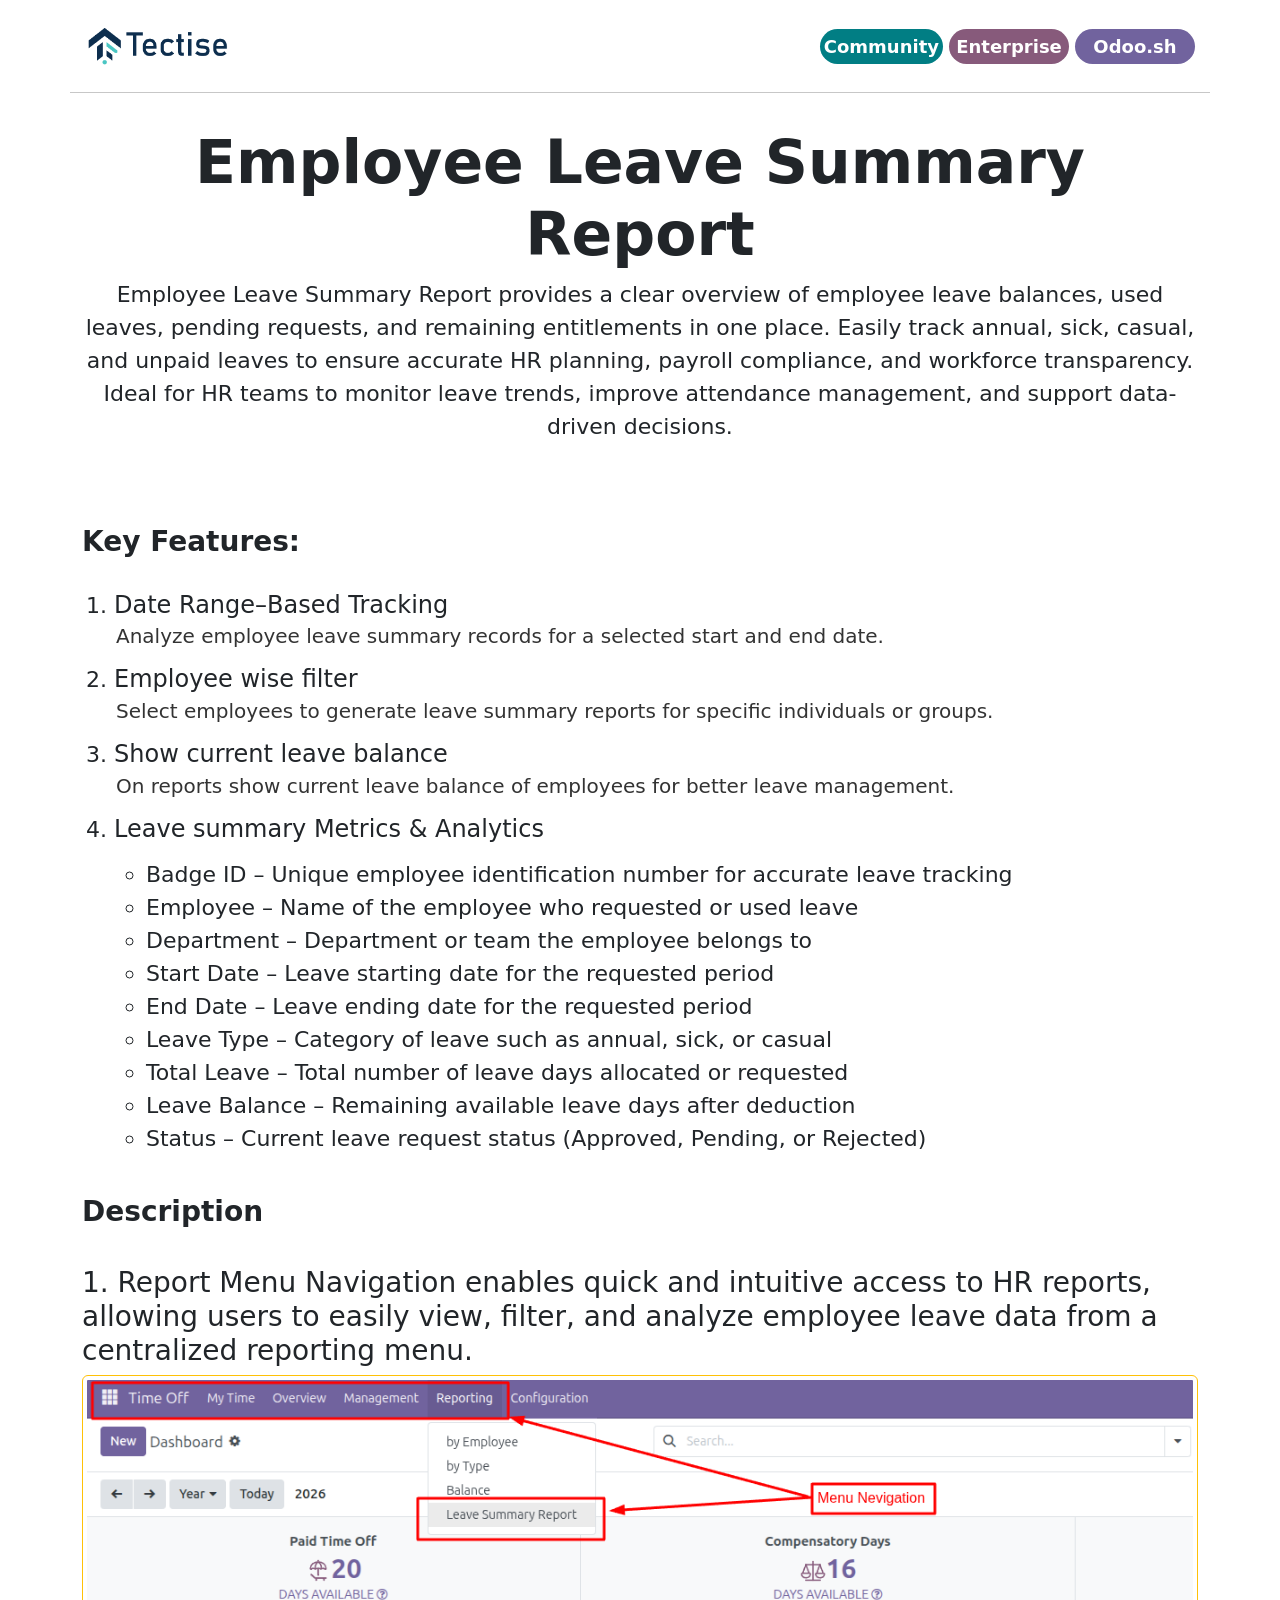
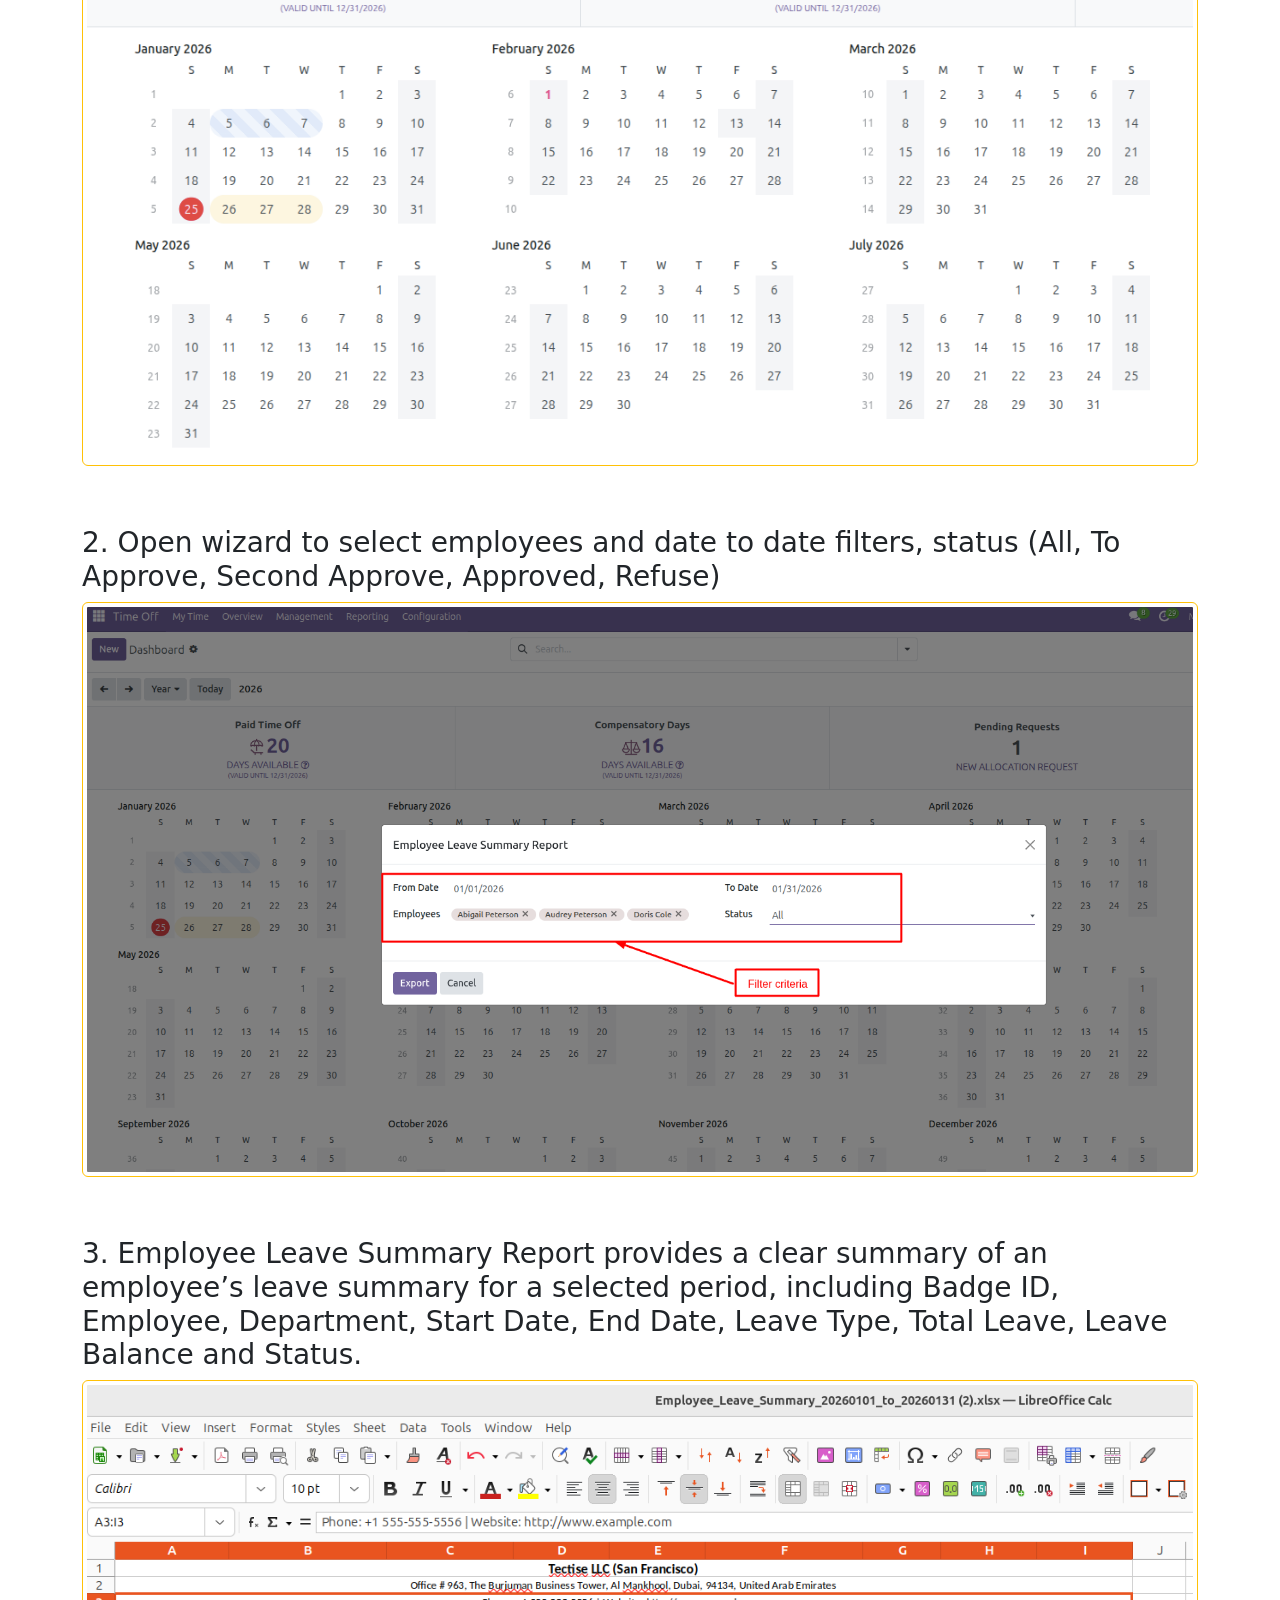
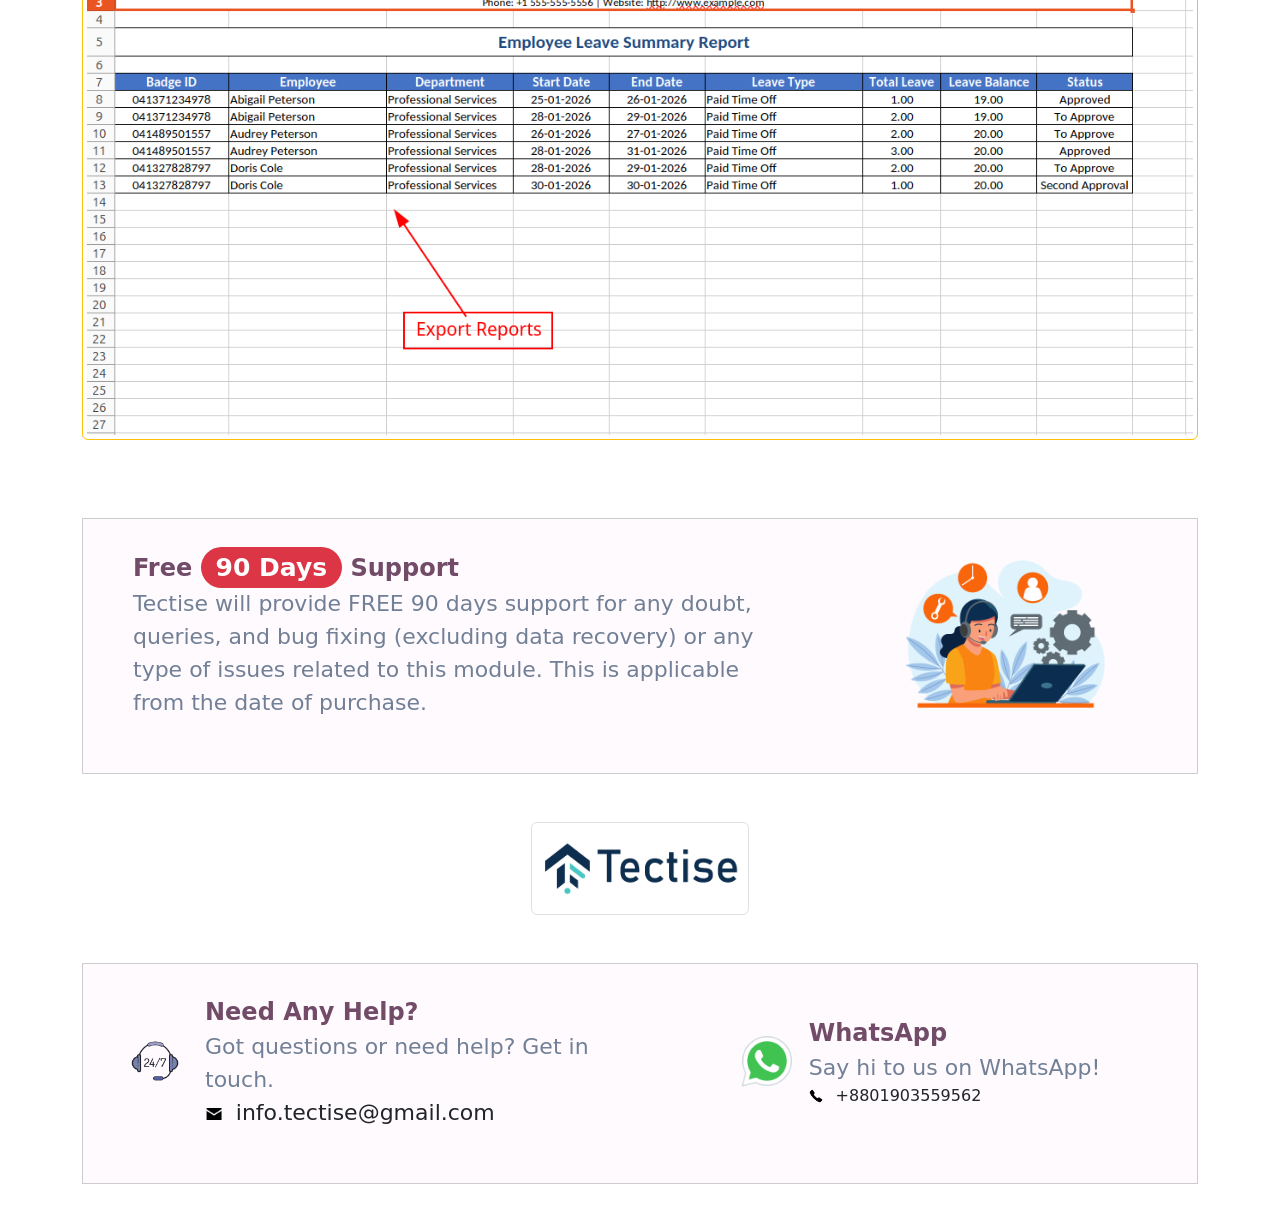
<file: 17.0 C/employee_leave_summary_report/static/description/index.html>
<!DOCTYPE html>
<html lang="en">
  <head>
    <meta charset="utf-8" />
    <meta name="viewport" content="width=device-width, initial-scale=1" />
    <!-- Primary Meta Tags -->
    <title>Employee Leave Summary Report</title>
    <meta name="description" content="" />
    <meta name="keywords" content="" />

    <meta name="author" content="Tectise" />
    <meta name="viewport" content="width=device-width, initial-scale=1.0" />

    <!-- Open Graph / Facebook -->
    <meta property="og:type" content="website" />
    <meta property="og:title" content="" />
    <meta
      property="og:image"
      content="https://www.tectise.com/images/odoo-access-manager-og.jpg"
    />
    <meta property="og:url" content="https://www.tectise.com/" />
    <meta property="og:site_name" content="Tectise" />

    <!-- Twitter -->
    <meta name="twitter:card" content="summary_large_image" />
    <meta name="twitter:title" content="" />
    <meta name="twitter:description" content="" />
    <meta name="twitter:image" content="https://www.tectise.com/" />
    <meta name="twitter:site" content="@tectise" />

    <!-- Canonical URL -->
    <link rel="canonical" href="https://www.tectise.com/" />

    <link
      href="https://cdn.jsdelivr.net/npm/bootstrap@5.3.2/dist/css/bootstrap.min.css"
      rel="stylesheet"
      integrity="sha384-T3c6CoIi6uLrA9TneNEoa7RxnatzjcDSCmG1MXxSR1GAsXEV/Dwwykc2MPK8M2HN"
      crossorigin="anonymous"
    />

    <style>
      .img-border {
        border: 1px solid #ffc107;
      }

      .section-box {
        padding: 30px 0;
      }

      .bg-teal {
        background-color: #017e84 !important;
      }

      .bg-purple {
        background-color: #875a7b !important;
      }

      /* Reusable badge style */
      .badge-box {
        font-size: 0.8rem;
        font-weight: 500;
        padding: 4px 10px;
        margin: 3px;
        border-radius: 50px;
        min-width: 120px;
      }
    </style>
  </head>

  <body style="font-size: 22px">
    <div class="container">
      <!-- Header -->
      <div class="row">
        <div
          class="col-sm-12 col-md-12 col-lg-12 d-flex justify-content-between flex-wrap align-items-sm-center"
          style="border-bottom: 1px solid rgba(0, 0, 0, 0.22)"
        >
          <div class="my-3">
            <img
              src="./icon/logo.png"
              style="width: auto !important; height: 60px !important"
            />
          </div>
          <div class="my-3 d-flex align-items-center">
            <div
              class="text-center"
              style="
                background-color: #017e84 !important;
                font-size: 18px !important;
                color: #fff !important;
                font-weight: bolder !important;
                padding: 4px !important;
                margin: 0 3px !important;
                border-radius: 50px !important;
                min-width: 120px !important;
              "
            >
              Community
            </div>
            <div
              class="text-center"
              style="
                background-color: #875a7b !important;
                color: #fff !important;
                font-size: 18px !important;
                font-weight: bolder !important;
                padding: 4px !important;
                margin: 0 3px !important;
                border-radius: 50px !important;
                min-width: 120px !important;
              "
            >
              Enterprise
            </div>
            <div
              class="text-center"
              style="
                background-color: #71639e !important;
                color: #fff !important;
                font-size: 18px !important;
                font-weight: bolder !important;
                padding: 4px !important;
                margin: 0 3px !important;
                border-radius: 50px !important;
                min-width: 120px !important;
              "
            >
              Odoo.sh
            </div>
          </div>
        </div>
      </div>
      <br />

      <!--
    /*******************************************************************************************/
     Header Section 
     /*******************************************************************************************/
     -->

      <h1 style="text-align: center; font-size: 60px">
        <b>Employee Leave Summary Report</b>
      </h1>

      <!-- <h2> <b>Description</b></h2> -->
      <p class="small" style="font-size: 22px; text-align: center">
       Employee Leave Summary Report provides a clear overview of employee leave balances, used leaves, pending requests, and remaining entitlements in one place. Easily track annual, sick, casual, and unpaid leaves to ensure accurate HR planning, payroll compliance, and workforce transparency. Ideal for HR teams to monitor leave trends, improve attendance management, and support data-driven decisions.
      </p>
      <br />
      <!-- banner_updated -->

<!--      <p class="text-center" style="font-size: 25px !important">-->
<!--        <a-->
<!--          href="https://www.youtube.com/watch?v=LgfoQHy6b4w"-->
<!--          target="_blank"-->
<!--          style="text-decoration: none; color: #e17055 !important"-->
<!--        >-->
<!--          <span-->
<!--            class="badge"-->
<!--            style="-->
<!--              border: 2px solid #e17055 !important;-->
<!--              border-radius: 7px !important;-->
<!--              color: #e17055 !important;-->
<!--              padding: 15px !important;-->
<!--              font-size: 20px !important;-->
<!--              font-weight: 900 !important;-->
<!--            "-->
<!--          >-->
<!--            <img-->
<!--              src="./icon/youtube-48x48.png"-->
<!--              class="img-fluid"-->
<!--              style="width: 35px; vertical-align: middle; margin-right: 5px"-->
<!--            />-->
<!--            How it works? Click here to watch video-->
<!--          </span>-->
<!--        </a>-->
<!--      </p>-->

      <br />
      <!-- Feature List -->
      <div>
        <h3 style="margin-bottom: 30px"><b>Key Features:</b></h3>
        <ol>
          <li>
            <div class="inline-item">
              <h4 style="margin: 0">Date Range–Based Tracking</h4>
              <p
                style="
                  margin: 2px;
                  padding-bottom: 10px;
                  font-size: 20px !important;
                  color: #333;
                "
              >
                 Analyze employee leave summary records for a selected start and end date.
              </p>
            </div>
          </li>

          <li>
            <div class="inline-item">
              <h4 style="margin: 0">Employee wise filter</h4>
              <p
                style="
                  margin: 2px;
                  padding-bottom: 10px;
                  font-size: 20px !important;
                  color: #333;
                "
              >
                 Select employees to generate leave summary reports for specific individuals or groups.
              </p>
            </div>
          </li>
          <li>
            <div class="inline-item">
              <h4 style="margin: 0"> Show current leave balance</h4>
              <p style="
                  margin: 2px;
                  padding-bottom: 10px;
                  font-size: 20px !important;
                  color: #333;
                ">
                On reports show current leave balance of employees for better leave management.
              </p>
            </div>
          </li>
                    <li>
            <div class="inline-item">
              <h4 style="margin: 0">Leave summary Metrics & Analytics</h4>
              <p style="
                  margin: 2px;
                  padding-bottom: 10px;
                  font-size: 20px !important;
                  color: #333;
                " >
                <ul>
                  <li>Badge ID – Unique employee identification number for accurate leave tracking</li>
                  <li>Employee – Name of the employee who requested or used leave</li>
                  <li>Department – Department or team the employee belongs to</li>
                  <li>Start Date – Leave starting date for the requested period</li>
                  <li>End Date – Leave ending date for the requested period</li>
                  <li>Leave Type – Category of leave such as annual, sick, or casual</li>
                  <li>Total Leave – Total number of leave days allocated or requested</li>
                  <li>Leave Balance – Remaining available leave days after deduction</li>
                  <li>Status – Current leave request status (Approved, Pending, or Rejected)</li>
                  </ul>
              </p>
            </div>
          </li>
        </ol>
      </div>

      <h3 class="pt-4"><b>Description</b></h3>
      <!-- Screenshots -->
      <div class="section-box">
        <h3>1. Report Menu Navigation enables quick and intuitive access to HR reports, allowing users to easily view, filter, and analyze employee leave data from a centralized reporting menu.</h3>
        <img src="./images/1.png" class="img img-thumbnail img-border" />
      </div>

      <div class="section-box">
        <h3>2. Open wizard to select employees and date to date filters, status (All, To Approve, Second Approve, Approved, Refuse) </h3>
        <img src="./images/2.png" class="img-thumbnail img-border" />
      </div>
      <div class="section-box">
        <h3>3. Employee Leave Summary Report provides a clear summary of an employee’s leave summary for a selected period, including Badge ID,	Employee, Department, Start Date, End Date,	Leave Type, Total Leave, Leave Balance and Status.</h3>
        <img src="./images/3.png" class="img-thumbnail img-border" />
      </div>

      <!--
    /*******************************************************************************************/
     Footer Section 
     /*******************************************************************************************/
     -->

      <div class="container my-5" style="border: 1px solid #ccc">
        <div class="row" style="background-color: #fffafe">
          <div
            class="col-md-8 pb-4 d-flex align-items-center justify-content-center"
          >
            <div style="padding: 30px">
              <div class="d-flex align-items-center">
                <div style="padding: 0px 8px">
                  <span
                    style="
                      color: #714b67;
                      font-size: 24px;
                      font-weight: 600;
                      padding-bottom: 1rem;
                    "
                  >
                    Free
                    <span
                      style="
                        background-color: #dc3545;
                        color: white;
                        border-radius: 10rem;
                        padding: 0.25em 0.6em;
                        font-size: 25px;
                      "
                      >90 Days</span
                    >
                    Support
                  </span>
                  <p class="m-0" style="color: #718096">
                    Tectise will provide FREE 90 days support for any doubt,
                    queries, and bug fixing (excluding data recovery) or any
                    type of issues related to this module. This is applicable
                    from the date of purchase.
                  </p>
                  <div style="font-weight: 400"><span></span></div>
                </div>
              </div>
            </div>
          </div>
          <div
            class="col-md-4 pb-4 d-flex align-items-center justify-content-center"
          >
            <div style="padding: 30px">
              <div class="d-flex align-items-center">
                <img
                  src="./icon/90-days-support.png"
                  alt=""
                  width="200px"
                  style="margin-right: 12px"
                />
              </div>
            </div>
          </div>
        </div>
      </div>

      <div class="container mt-5">
        <div
          class="col-lg-12 d-flex flex-column justify-content-center align-items-center mt-5"
        >
          <img
            src="./icon/logo.png"
            class="img-thumbnail"
            style="width: 20%"
          />
        </div>
      </div>

      <div class="container my-5" style="border: 1px solid #ccc">
        <div class="row" style="background-color: #fffafe">
          <div
            class="col-md-6 pb-4 d-flex align-items-center justify-content-center"
          >
            <div style="padding: 30px">
              <div class="d-flex align-items-center">
                <img
                  src="./icon/support.png"
                  alt=""
                  width="60px"
                  style="margin-right: 12px"
                />
                <div style="padding: 0px 8px">
                  <span
                    style="
                      color: #714b67;
                      font-size: 24px;
                      font-weight: 600;
                      padding-bottom: 1rem;
                    "
                    >Need Any Help?</span
                  >
                  <p class="m-0" style="color: #718096">
                    Got questions or need help? Get in touch.
                  </p>
                  <div style="font-weight: 400">
                    <span
                      ><img
                        src="./icon/email.png"
                        alt=""
                        width="18px"
                        style="margin-right: 0.8rem" /></span
                    >info.tectise@gmail.com
                  </div>
                </div>
              </div>
            </div>
          </div>
          <div
            class="col-md-6 pb-4 d-flex align-items-center justify-content-center"
          >
            <div style="padding: 30px">
              <div class="d-flex align-items-center">
                <img
                  src="./icon/whatsapp.png"
                  alt=""
                  width="60px"
                  style="margin-right: 12px"
                />
                <div>
                  <span
                    style="color: #714b67; font-size: 24px; font-weight: 600"
                    >WhatsApp</span
                  >
                  <p class="m-0" style="color: #718096">
                    Say hi to us on WhatsApp!
                  </p>
                  <div style="font-weight: 400; font-size: 16px">
                    <span
                      ><img
                        src="./icon/call.png"
                        alt=""
                        width="14px"
                        style="margin-right: 0.8rem" /></span
                    >+8801903559562
                  </div>
                </div>
              </div>
            </div>
          </div>
        </div>
      </div>
    </div>
  </body>
</html>
</file>
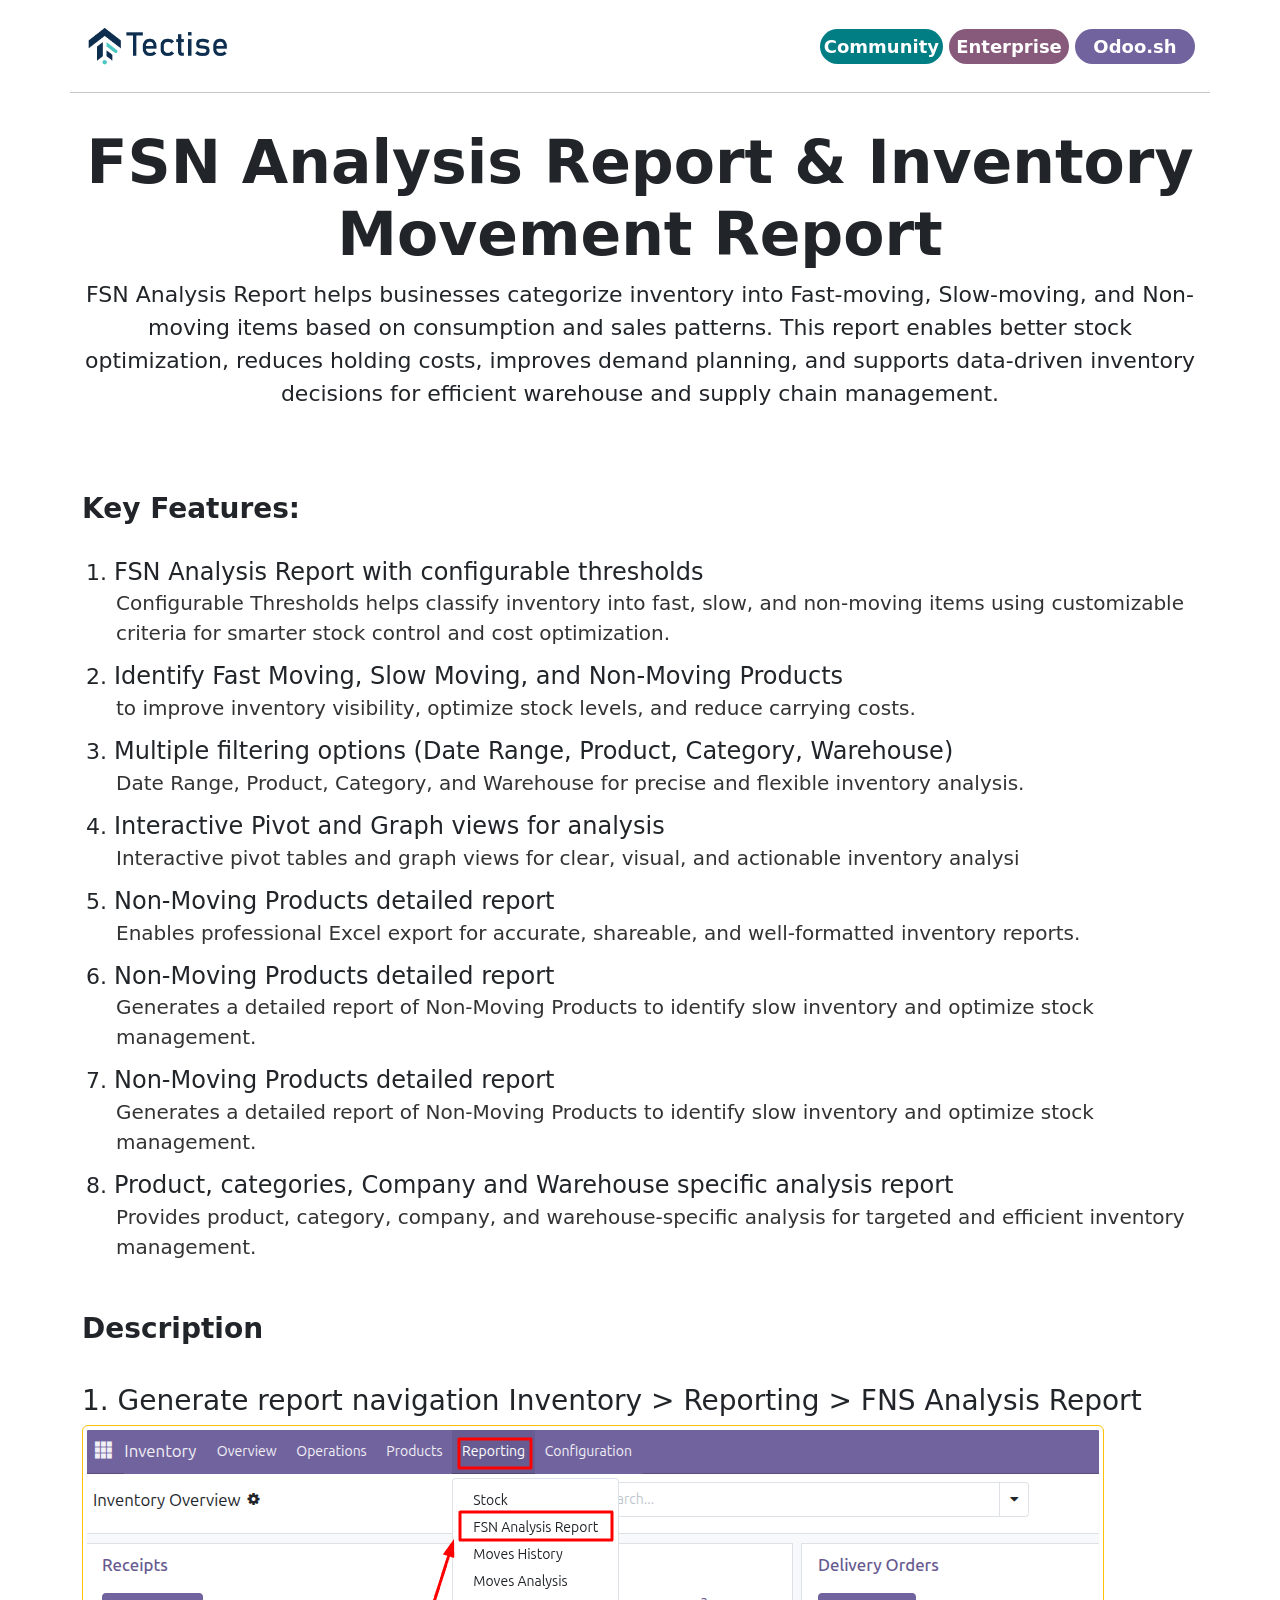
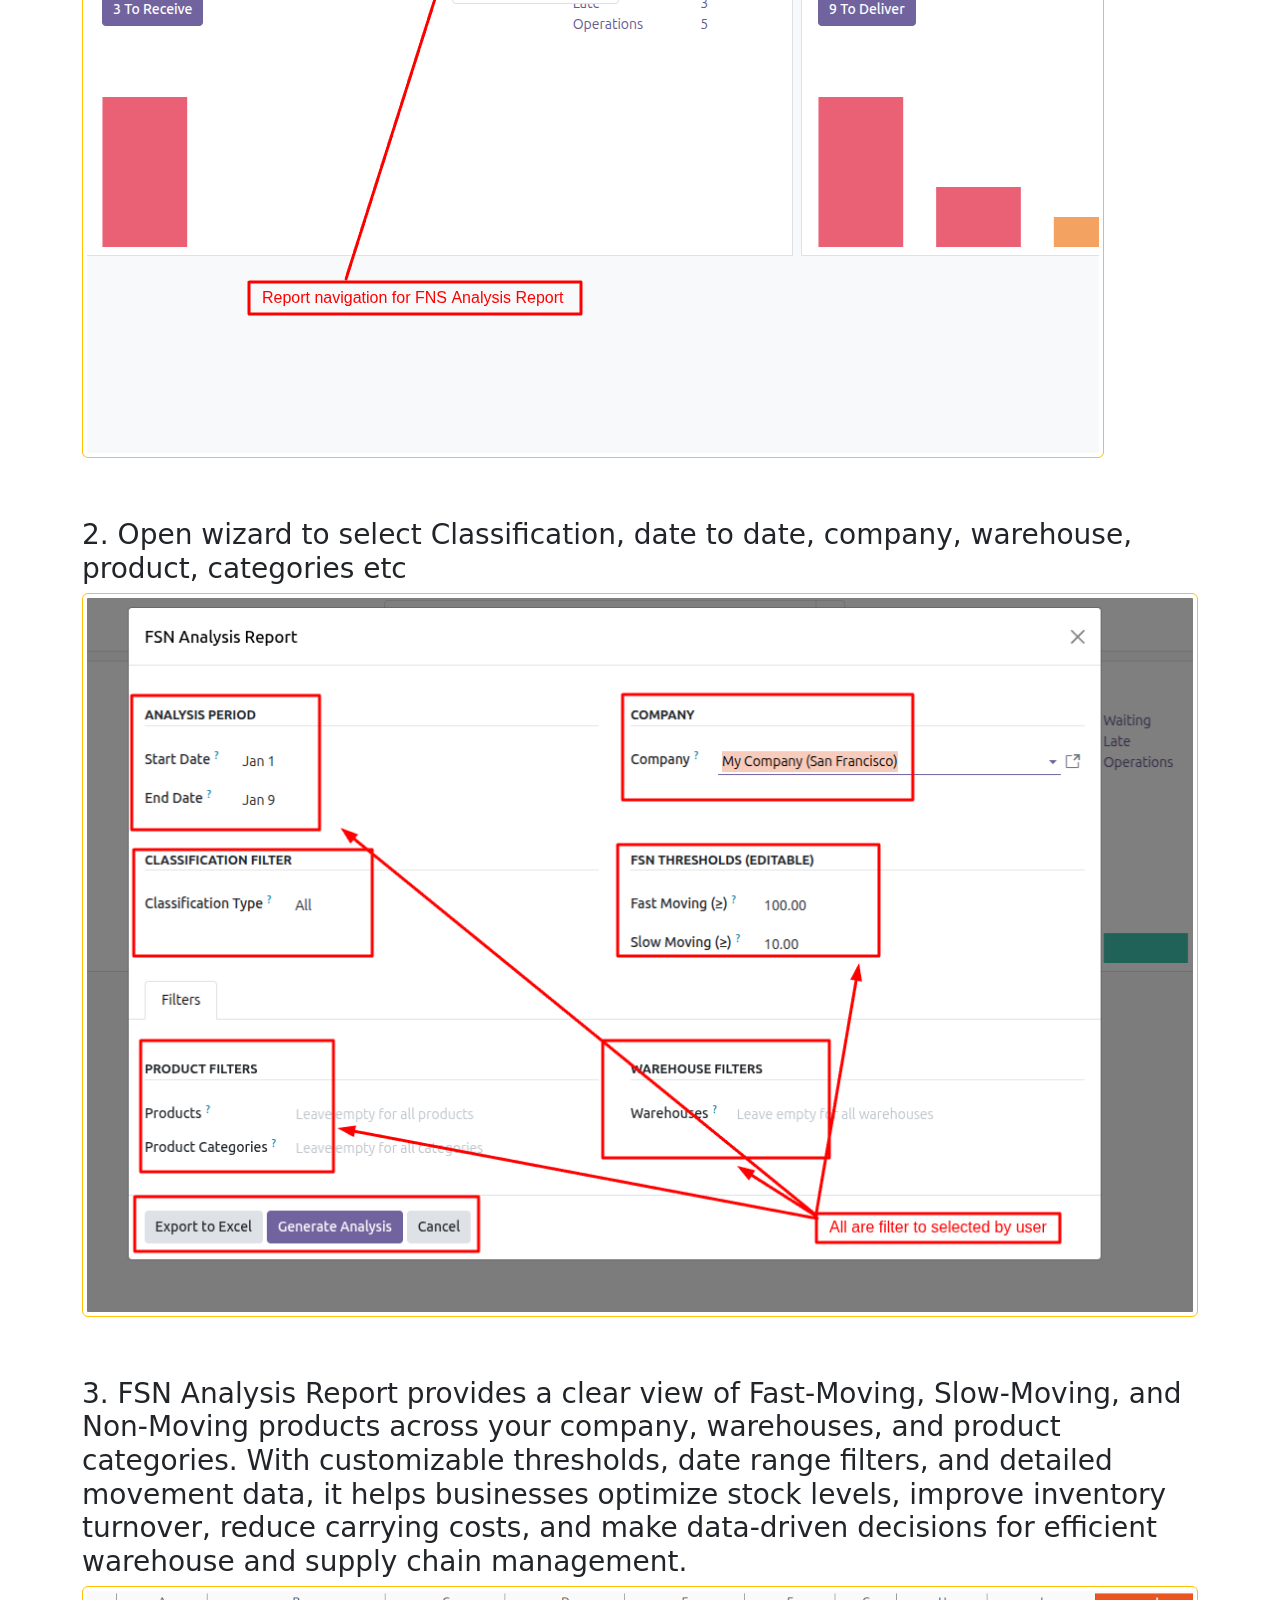
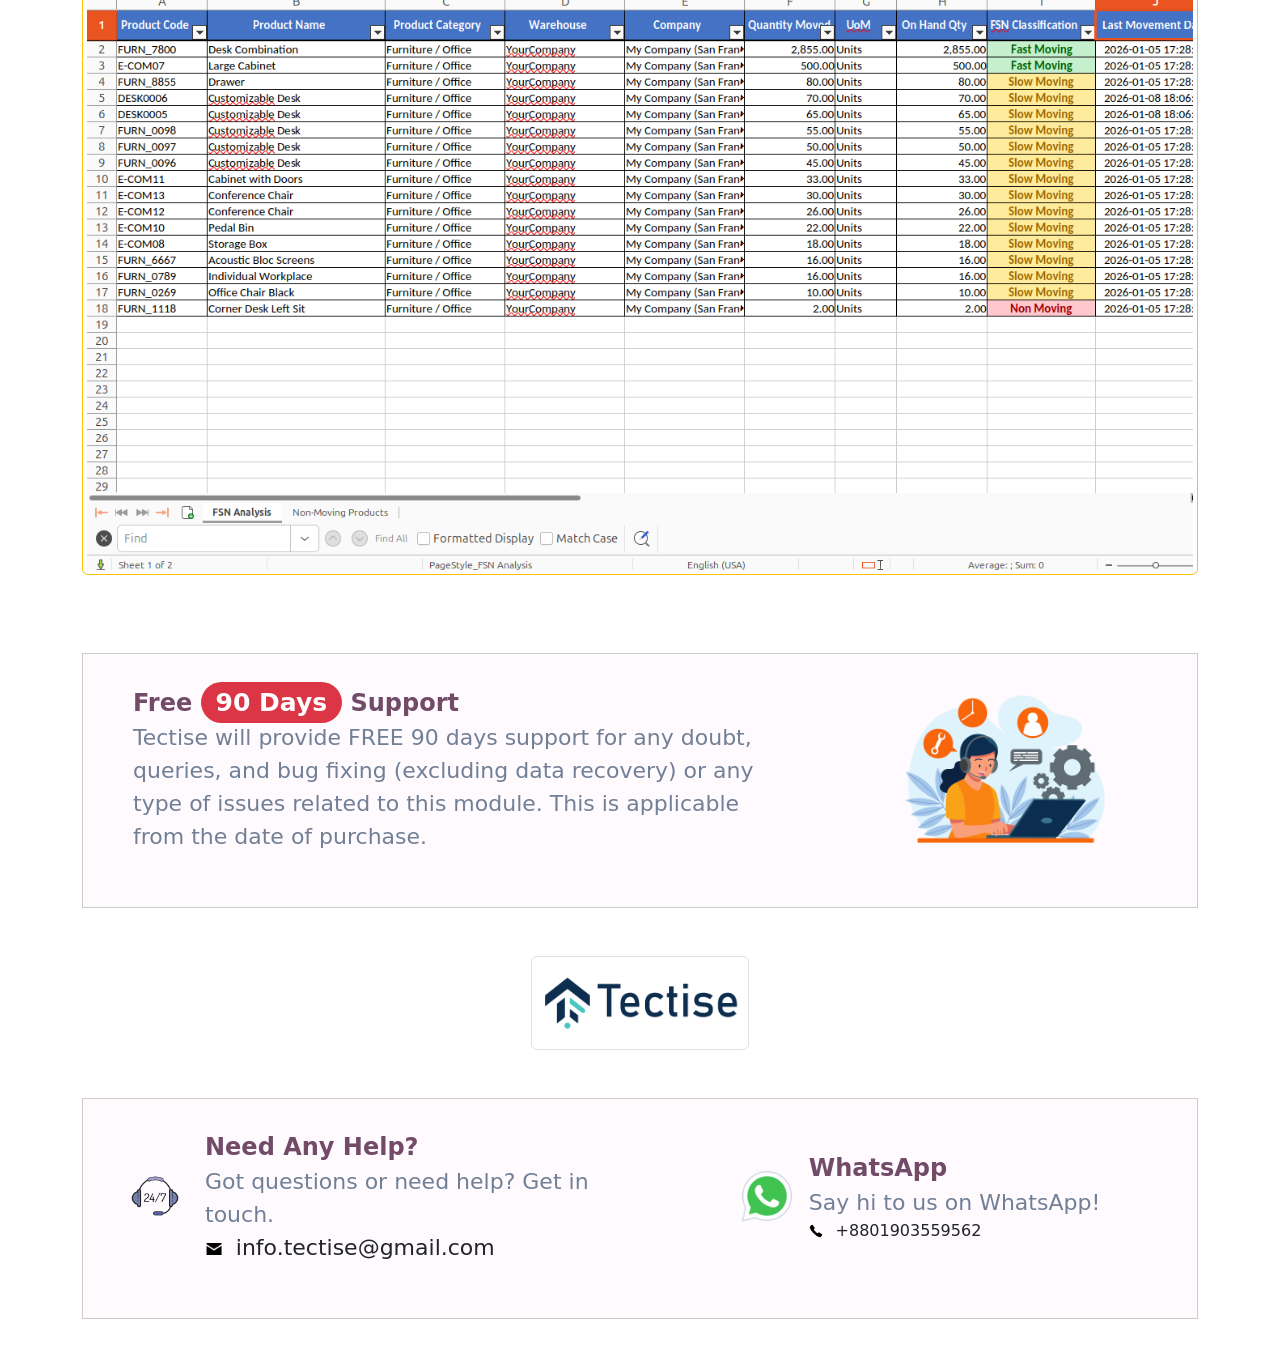
<file: 17.0 C/inventory_fsn_analysis_report/static/description/index.html>
<!DOCTYPE html>
<html lang="en">
  <head>
    <meta charset="utf-8" />
    <meta name="viewport" content="width=device-width, initial-scale=1" />
    <!-- Primary Meta Tags -->
    <title>FSN Analysis Report & Inventory Movement Report</title>
    <meta name="description" content="" />
    <meta name="keywords" content="" />

    <meta name="author" content="Tectise" />
    <meta name="viewport" content="width=device-width, initial-scale=1.0" />

    <!-- Open Graph / Facebook -->
    <meta property="og:type" content="website" />
    <meta property="og:title" content="" />
    <meta
      property="og:image"
      content="https://www.tectise.com/images/odoo-access-manager-og.jpg"
    />
    <meta property="og:url" content="https://www.tectise.com/" />
    <meta property="og:site_name" content="Tectise" />

    <!-- Twitter -->
    <meta name="twitter:card" content="summary_large_image" />
    <meta name="twitter:title" content="" />
    <meta name="twitter:description" content="" />
    <meta name="twitter:image" content="https://www.tectise.com/" />
    <meta name="twitter:site" content="@tectise" />

    <!-- Canonical URL -->
    <link rel="canonical" href="https://www.tectise.com/" />

    <link
      href="https://cdn.jsdelivr.net/npm/bootstrap@5.3.2/dist/css/bootstrap.min.css"
      rel="stylesheet"
      integrity="sha384-T3c6CoIi6uLrA9TneNEoa7RxnatzjcDSCmG1MXxSR1GAsXEV/Dwwykc2MPK8M2HN"
      crossorigin="anonymous"
    />

    <style>
      .img-border {
        border: 1px solid #ffc107;
      }

      .section-box {
        padding: 30px 0;
      }

      .bg-teal {
        background-color: #017e84 !important;
      }

      .bg-purple {
        background-color: #875a7b !important;
      }

      /* Reusable badge style */
      .badge-box {
        font-size: 0.8rem;
        font-weight: 500;
        padding: 4px 10px;
        margin: 3px;
        border-radius: 50px;
        min-width: 120px;
      }
    </style>
  </head>

  <body style="font-size: 22px">
    <div class="container">
      <!-- Header -->
      <div class="row">
        <div
          class="col-sm-12 col-md-12 col-lg-12 d-flex justify-content-between flex-wrap align-items-sm-center"
          style="border-bottom: 1px solid rgba(0, 0, 0, 0.22)"
        >
          <div class="my-3">
            <img
              src="./icon/logo.png"
              style="width: auto !important; height: 60px !important"
            />
          </div>
          <div class="my-3 d-flex align-items-center">
            <div
              class="text-center"
              style="
                background-color: #017e84 !important;
                font-size: 18px !important;
                color: #fff !important;
                font-weight: bolder !important;
                padding: 4px !important;
                margin: 0 3px !important;
                border-radius: 50px !important;
                min-width: 120px !important;
              "
            >
              Community
            </div>
            <div
              class="text-center"
              style="
                background-color: #875a7b !important;
                color: #fff !important;
                font-size: 18px !important;
                font-weight: bolder !important;
                padding: 4px !important;
                margin: 0 3px !important;
                border-radius: 50px !important;
                min-width: 120px !important;
              "
            >
              Enterprise
            </div>
            <div
              class="text-center"
              style="
                background-color: #71639e !important;
                color: #fff !important;
                font-size: 18px !important;
                font-weight: bolder !important;
                padding: 4px !important;
                margin: 0 3px !important;
                border-radius: 50px !important;
                min-width: 120px !important;
              "
            >
              Odoo.sh
            </div>
          </div>
        </div>
      </div>
      <br />

      <!--
    /*******************************************************************************************/
     Header Section 
     /*******************************************************************************************/
     -->

      <h1 style="text-align: center; font-size: 60px">
        <b>FSN Analysis Report & Inventory Movement Report</b>
      </h1>

      <!-- <h2> <b>Description</b></h2> -->
      <p class="small" style="font-size: 22px; text-align: center">
       FSN Analysis Report helps businesses categorize inventory into Fast-moving, Slow-moving, and Non-moving items based on consumption and sales patterns. This report enables better stock optimization, reduces holding costs, improves demand planning, and supports data-driven inventory decisions for efficient warehouse and supply chain management.
      </p>
      <br />
      <!-- banner_updated -->

<!--      <p class="text-center" style="font-size: 25px !important">-->
<!--        <a-->
<!--          href="https://www.youtube.com/watch?v=LgfoQHy6b4w"-->
<!--          target="_blank"-->
<!--          style="text-decoration: none; color: #e17055 !important"-->
<!--        >-->
<!--          <span-->
<!--            class="badge"-->
<!--            style="-->
<!--              border: 2px solid #e17055 !important;-->
<!--              border-radius: 7px !important;-->
<!--              color: #e17055 !important;-->
<!--              padding: 15px !important;-->
<!--              font-size: 20px !important;-->
<!--              font-weight: 900 !important;-->
<!--            "-->
<!--          >-->
<!--            <img-->
<!--              src="./icon/youtube-48x48.png"-->
<!--              class="img-fluid"-->
<!--              style="width: 35px; vertical-align: middle; margin-right: 5px"-->
<!--            />-->
<!--            How it works? Click here to watch video-->
<!--          </span>-->
<!--        </a>-->
<!--      </p>-->

      <br />

      <!-- Feature List -->
      <div>
        <h3 style="margin-bottom: 30px"><b>Key Features:</b></h3>
        <ol>
          <li>
            <div class="inline-item">
              <h4 style="margin: 0">FSN Analysis Report with configurable thresholds</h4>
              <p style="
                  margin: 2px;
                  padding-bottom: 10px;
                  font-size: 20px !important;
                  color: #333;
                ">
                 Configurable Thresholds helps classify inventory into fast, slow, and non-moving items using customizable criteria for smarter stock control and cost optimization.
              </p>
            </div>
          </li>

          <li>
            <div class="inline-item">
              <h4 style="margin: 0">Identify Fast Moving, Slow Moving, and Non-Moving Products</h4>
              <p
                style="
                  margin: 2px;
                  padding-bottom: 10px;
                  font-size: 20px !important;
                  color: #333;
                "
              >
               to improve inventory visibility, optimize stock levels, and reduce carrying costs.
              </p>
            </div>
          </li>
          <li>
            <div class="inline-item">
              <h4 style="margin: 0">Multiple filtering options (Date Range, Product, Category, Warehouse)</h4>
              <p
                style="
                  margin: 2px;
                  padding-bottom: 10px;
                  font-size: 20px !important;
                  color: #333;
                "
              >
                Date Range, Product, Category, and Warehouse for precise and flexible inventory analysis.
              </p>
            </div>
          </li>
          <li>
            <div class="inline-item">
              <h4 style="margin: 0">Interactive Pivot and Graph views for analysis</h4>
              <p
                style="
                  margin: 2px;
                  padding-bottom: 10px;
                  font-size: 20px !important;
                  color: #333;
                "
              >
                 Interactive pivot tables and graph views for clear, visual, and actionable inventory analysi
              </p>
            </div>
          </li>
          <li>
            <div class="inline-item">
              <h4 style="margin: 0">Non-Moving Products detailed report</h4>
              <p style="
                  margin: 2px;
                  padding-bottom: 10px;
                  font-size: 20px !important;
                  color: #333;
                ">
                Enables professional Excel export for accurate, shareable, and well-formatted inventory reports.
              </p>
            </div>
          </li>
          <li>
            <div class="inline-item">
              <h4 style="margin: 0">Non-Moving Products detailed report</h4>
              <p style="
                  margin: 2px;
                  padding-bottom: 10px;
                  font-size: 20px !important;
                  color: #333;
                " >
                Generates a detailed report of Non-Moving Products to identify slow inventory and optimize stock management.
              </p>
            </div>
          </li>
          <li>
            <div class="inline-item">
              <h4 style="margin: 0">Non-Moving Products detailed report</h4>
              <p style="
                  margin: 2px;
                  padding-bottom: 10px;
                  font-size: 20px !important;
                  color: #333;
                " >
                Generates a detailed report of Non-Moving Products to identify slow inventory and optimize stock management.
              </p>
            </div>
          </li>
          <li>
            <div class="inline-item">
              <h4 style="margin: 0">Product, categories, Company and Warehouse specific analysis report</h4>
              <p style="
                  margin: 2px;
                  padding-bottom: 10px;
                  font-size: 20px !important;
                  color: #333;
                " >
                Provides product, category, company, and warehouse-specific analysis for targeted and efficient inventory management.
              </p>
            </div>
          </li>

        </ol>
      </div>

      <h3 class="pt-4"><b>Description</b></h3>
      <!-- Screenshots -->
      <div class="section-box">
        <h3>1. Generate report navigation Inventory > Reporting > FNS Analysis Report</h3>
        <img src="./images/1.png" class="img img-thumbnail img-border" />
      </div>

      <div class="section-box">
        <h3>2. Open wizard to select Classification, date to date, company, warehouse, product, categories etc </h3>
        <img src="./images/2.png" class="img-thumbnail img-border" />
      </div>
      <div class="section-box">
        <h3>3. FSN Analysis Report provides a clear view of Fast-Moving, Slow-Moving, and Non-Moving products across your company, warehouses, and product categories. With customizable thresholds, date range filters, and detailed movement data, it helps businesses optimize stock levels, improve inventory turnover, reduce carrying costs, and make data-driven decisions for efficient warehouse and supply chain management.
        </h3>
        <img src="./images/3.png" class="img-thumbnail img-border" />
      </div>

      <!--
    /*******************************************************************************************/
     Footer Section 
     /*******************************************************************************************/
     -->

      <div class="container my-5" style="border: 1px solid #ccc">
        <div class="row" style="background-color: #fffafe">
          <div
            class="col-md-8 pb-4 d-flex align-items-center justify-content-center"
          >
            <div style="padding: 30px">
              <div class="d-flex align-items-center">
                <div style="padding: 0px 8px">
                  <span
                    style="
                      color: #714b67;
                      font-size: 24px;
                      font-weight: 600;
                      padding-bottom: 1rem;
                    "
                  >
                    Free
                    <span
                      style="
                        background-color: #dc3545;
                        color: white;
                        border-radius: 10rem;
                        padding: 0.25em 0.6em;
                        font-size: 25px;
                      "
                      >90 Days</span
                    >
                    Support
                  </span>
                  <p class="m-0" style="color: #718096">
                    Tectise will provide FREE 90 days support for any doubt,
                    queries, and bug fixing (excluding data recovery) or any
                    type of issues related to this module. This is applicable
                    from the date of purchase.
                  </p>
                  <div style="font-weight: 400"><span></span></div>
                </div>
              </div>
            </div>
          </div>
          <div
            class="col-md-4 pb-4 d-flex align-items-center justify-content-center"
          >
            <div style="padding: 30px">
              <div class="d-flex align-items-center">
                <img
                  src="./icon/90-days-support.png"
                  alt=""
                  width="200px"
                  style="margin-right: 12px"
                />
              </div>
            </div>
          </div>
        </div>
      </div>

      <div class="container mt-5">
        <div
          class="col-lg-12 d-flex flex-column justify-content-center align-items-center mt-5"
        >
          <img
            src="./icon/logo.png"
            class="img-thumbnail"
            style="width: 20%"
          />
        </div>
      </div>

      <div class="container my-5" style="border: 1px solid #ccc">
        <div class="row" style="background-color: #fffafe">
          <div
            class="col-md-6 pb-4 d-flex align-items-center justify-content-center"
          >
            <div style="padding: 30px">
              <div class="d-flex align-items-center">
                <img
                  src="./icon/support.png"
                  alt=""
                  width="60px"
                  style="margin-right: 12px"
                />
                <div style="padding: 0px 8px">
                  <span
                    style="
                      color: #714b67;
                      font-size: 24px;
                      font-weight: 600;
                      padding-bottom: 1rem;
                    "
                    >Need Any Help?</span
                  >
                  <p class="m-0" style="color: #718096">
                    Got questions or need help? Get in touch.
                  </p>
                  <div style="font-weight: 400">
                    <span
                      ><img
                        src="./icon/email.png"
                        alt=""
                        width="18px"
                        style="margin-right: 0.8rem" /></span
                    >info.tectise@gmail.com
                  </div>
                </div>
              </div>
            </div>
          </div>
          <div
            class="col-md-6 pb-4 d-flex align-items-center justify-content-center"
          >
            <div style="padding: 30px">
              <div class="d-flex align-items-center">
                <img
                  src="./icon/whatsapp.png"
                  alt=""
                  width="60px"
                  style="margin-right: 12px"
                />
                <div>
                  <span
                    style="color: #714b67; font-size: 24px; font-weight: 600"
                    >WhatsApp</span
                  >
                  <p class="m-0" style="color: #718096">
                    Say hi to us on WhatsApp!
                  </p>
                  <div style="font-weight: 400; font-size: 16px">
                    <span
                      ><img
                        src="./icon/call.png"
                        alt=""
                        width="14px"
                        style="margin-right: 0.8rem" /></span
                    >+8801903559562
                  </div>
                </div>
              </div>
            </div>
          </div>
        </div>
      </div>
    </div>
  </body>
</html>
</file>
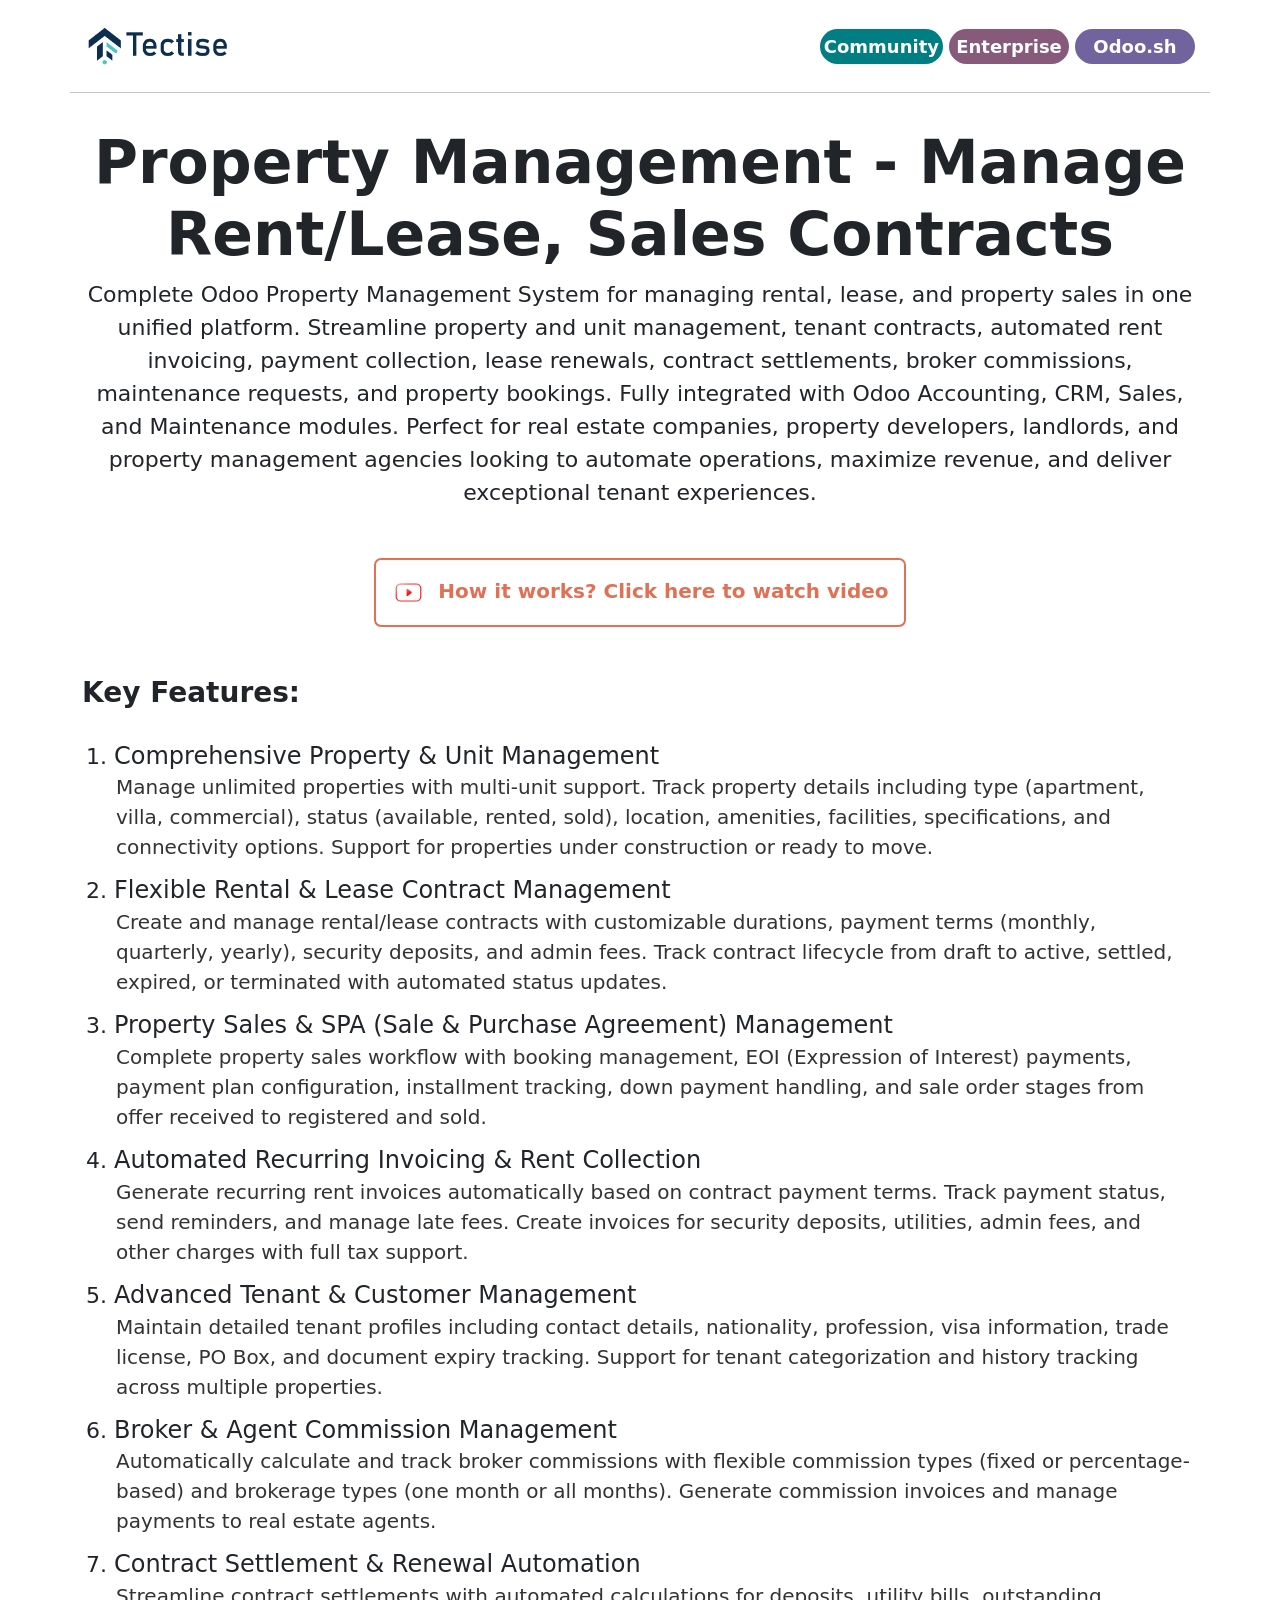
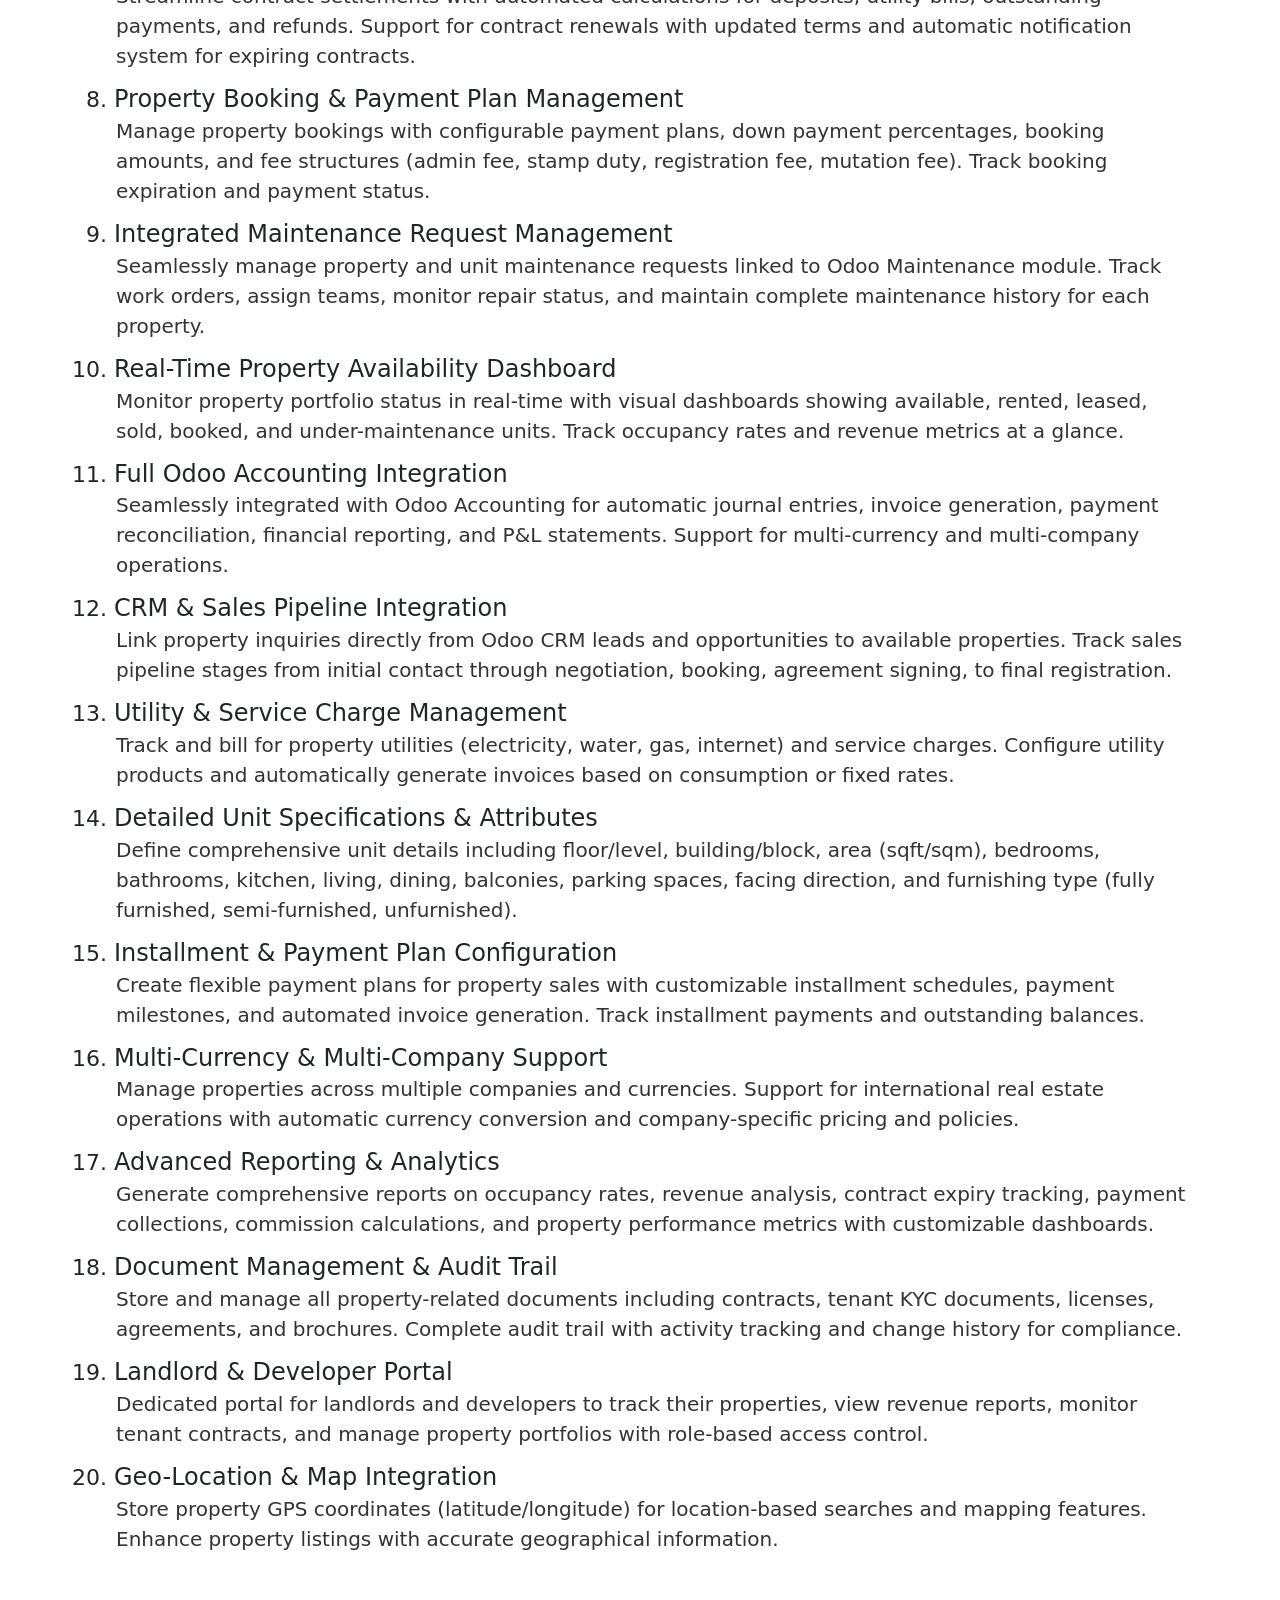
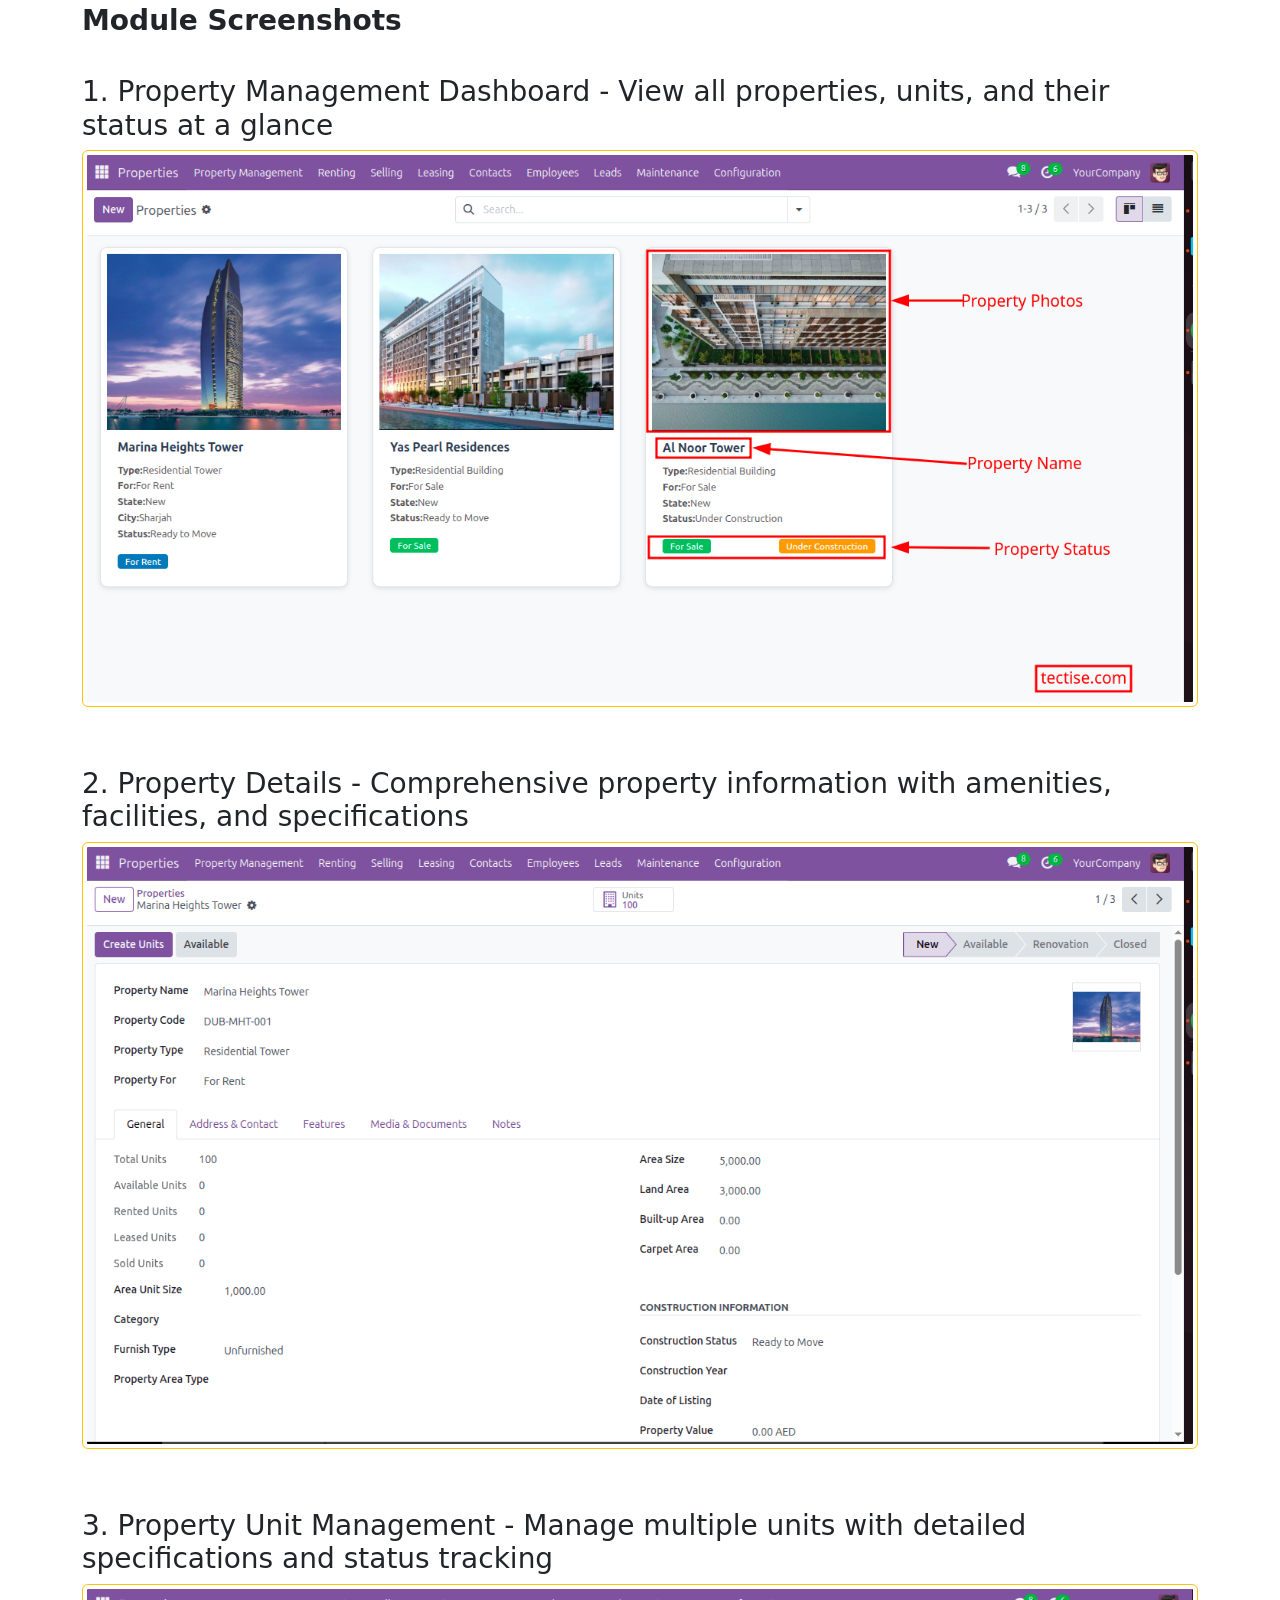
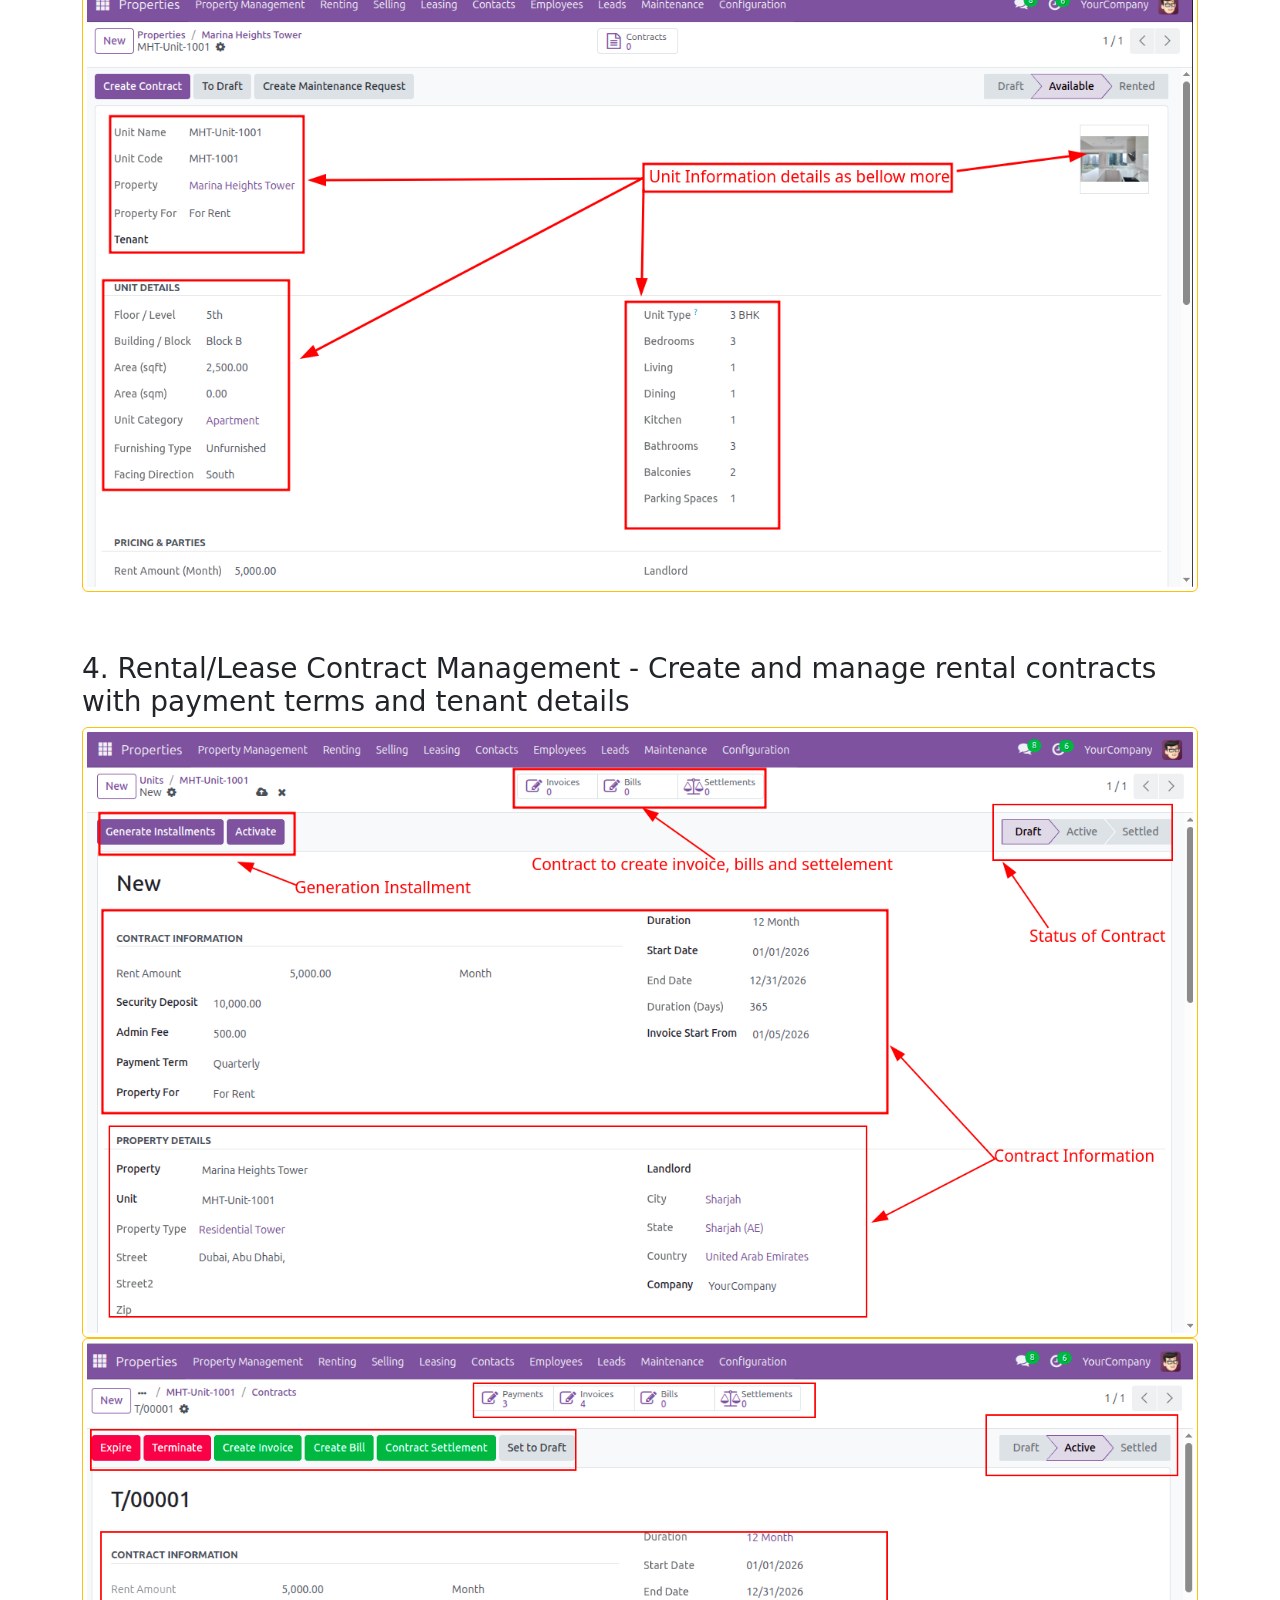
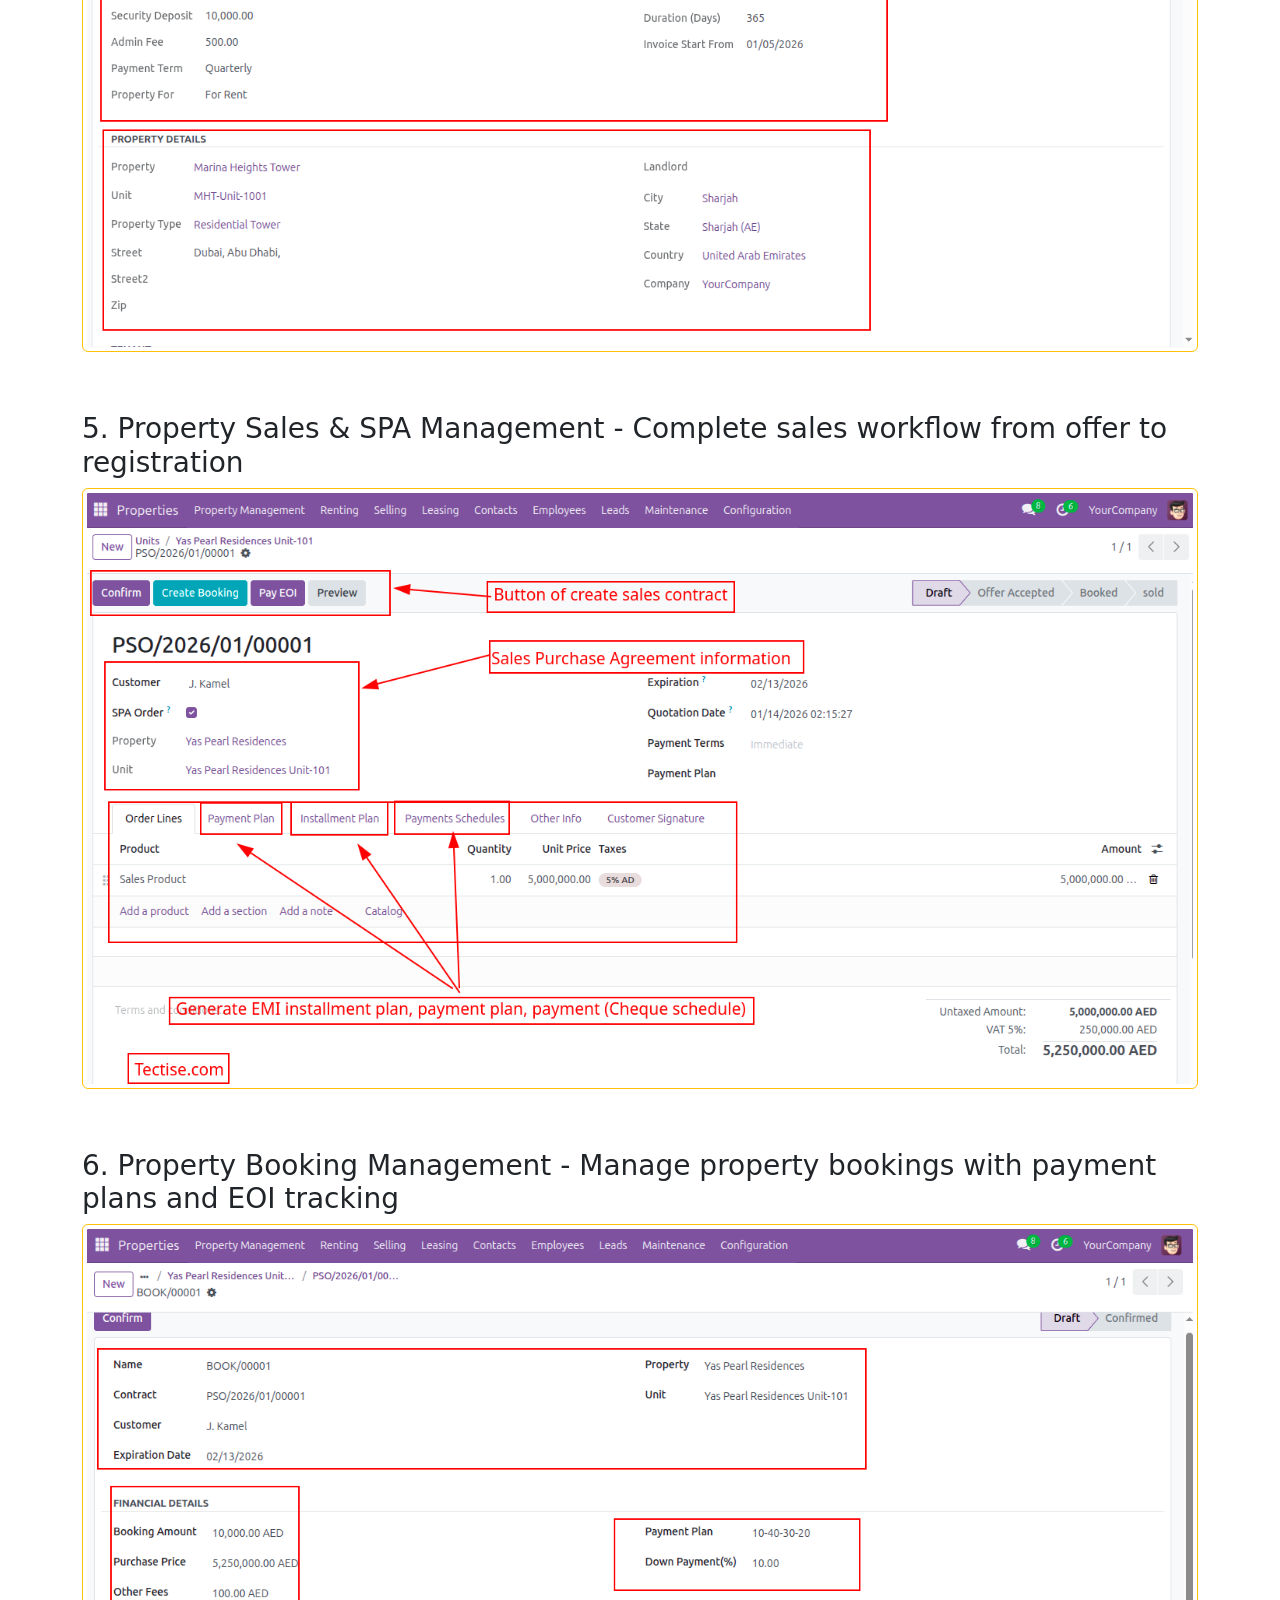
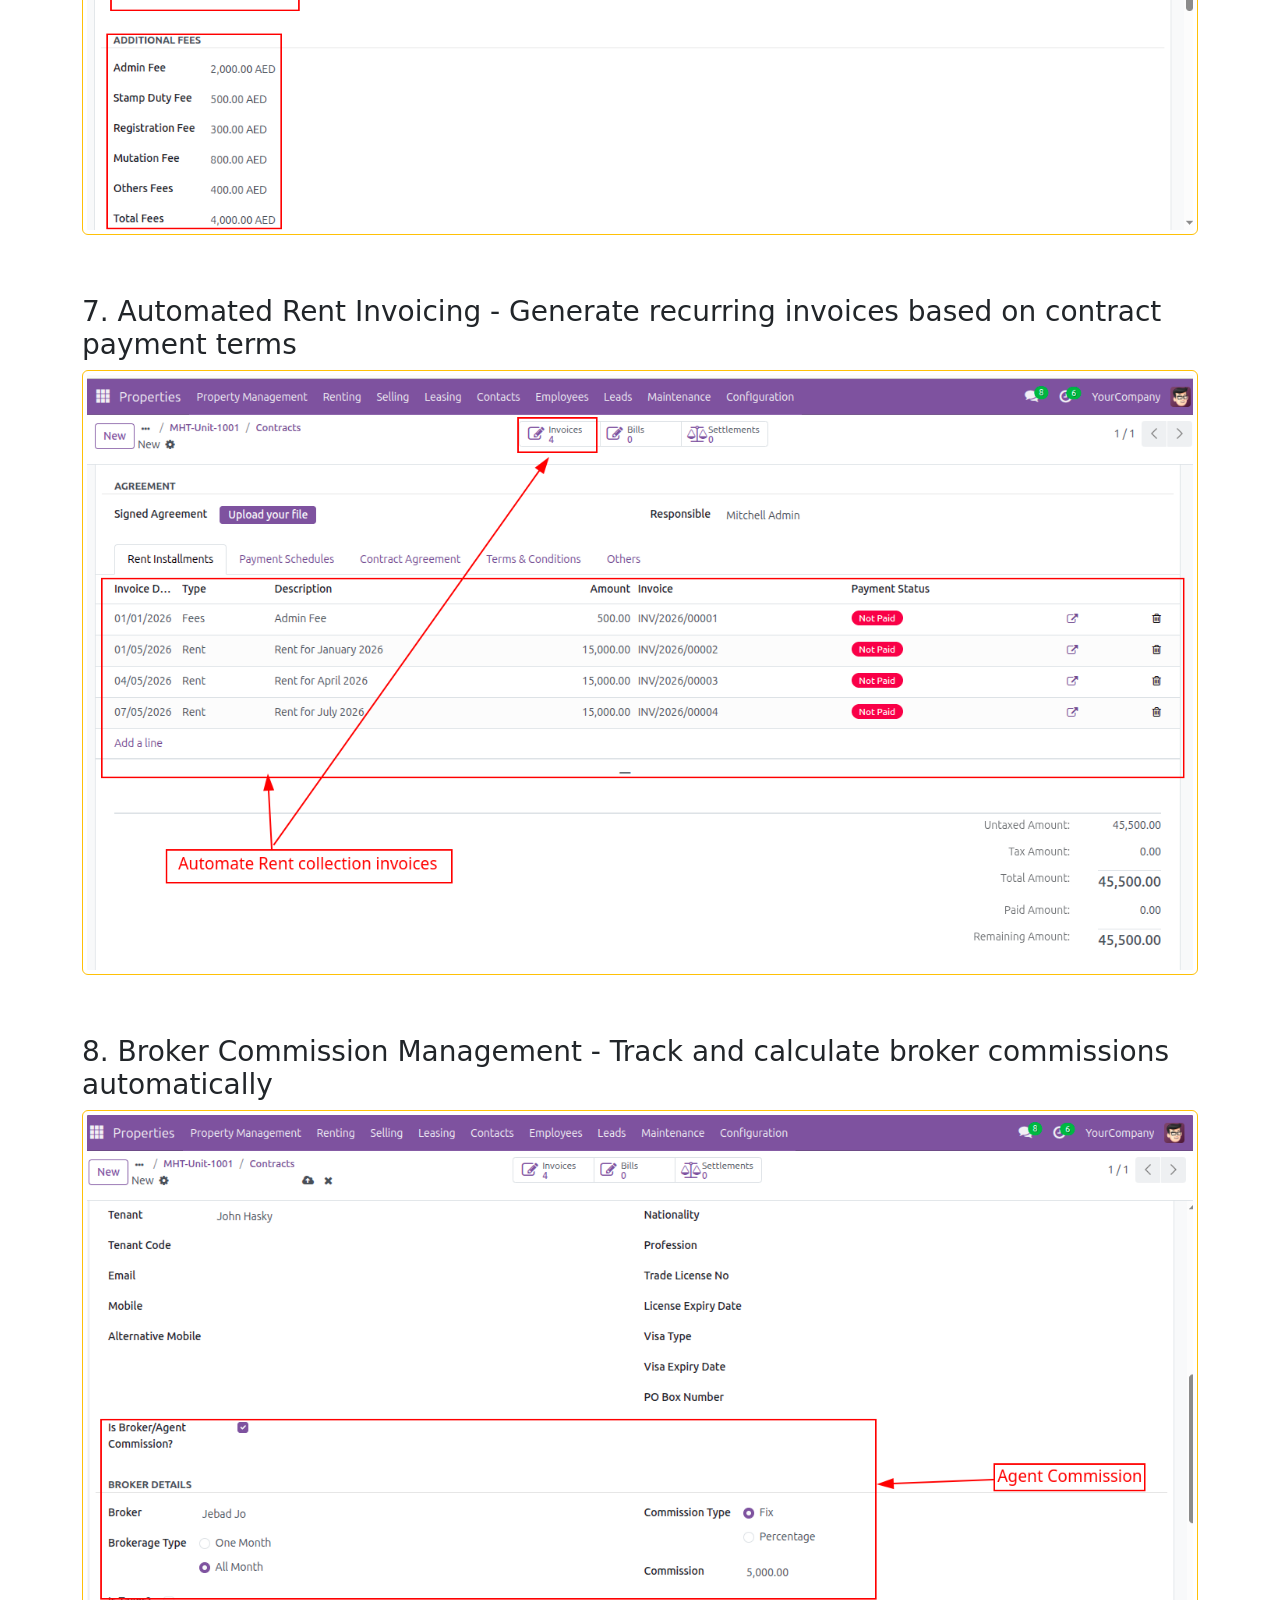
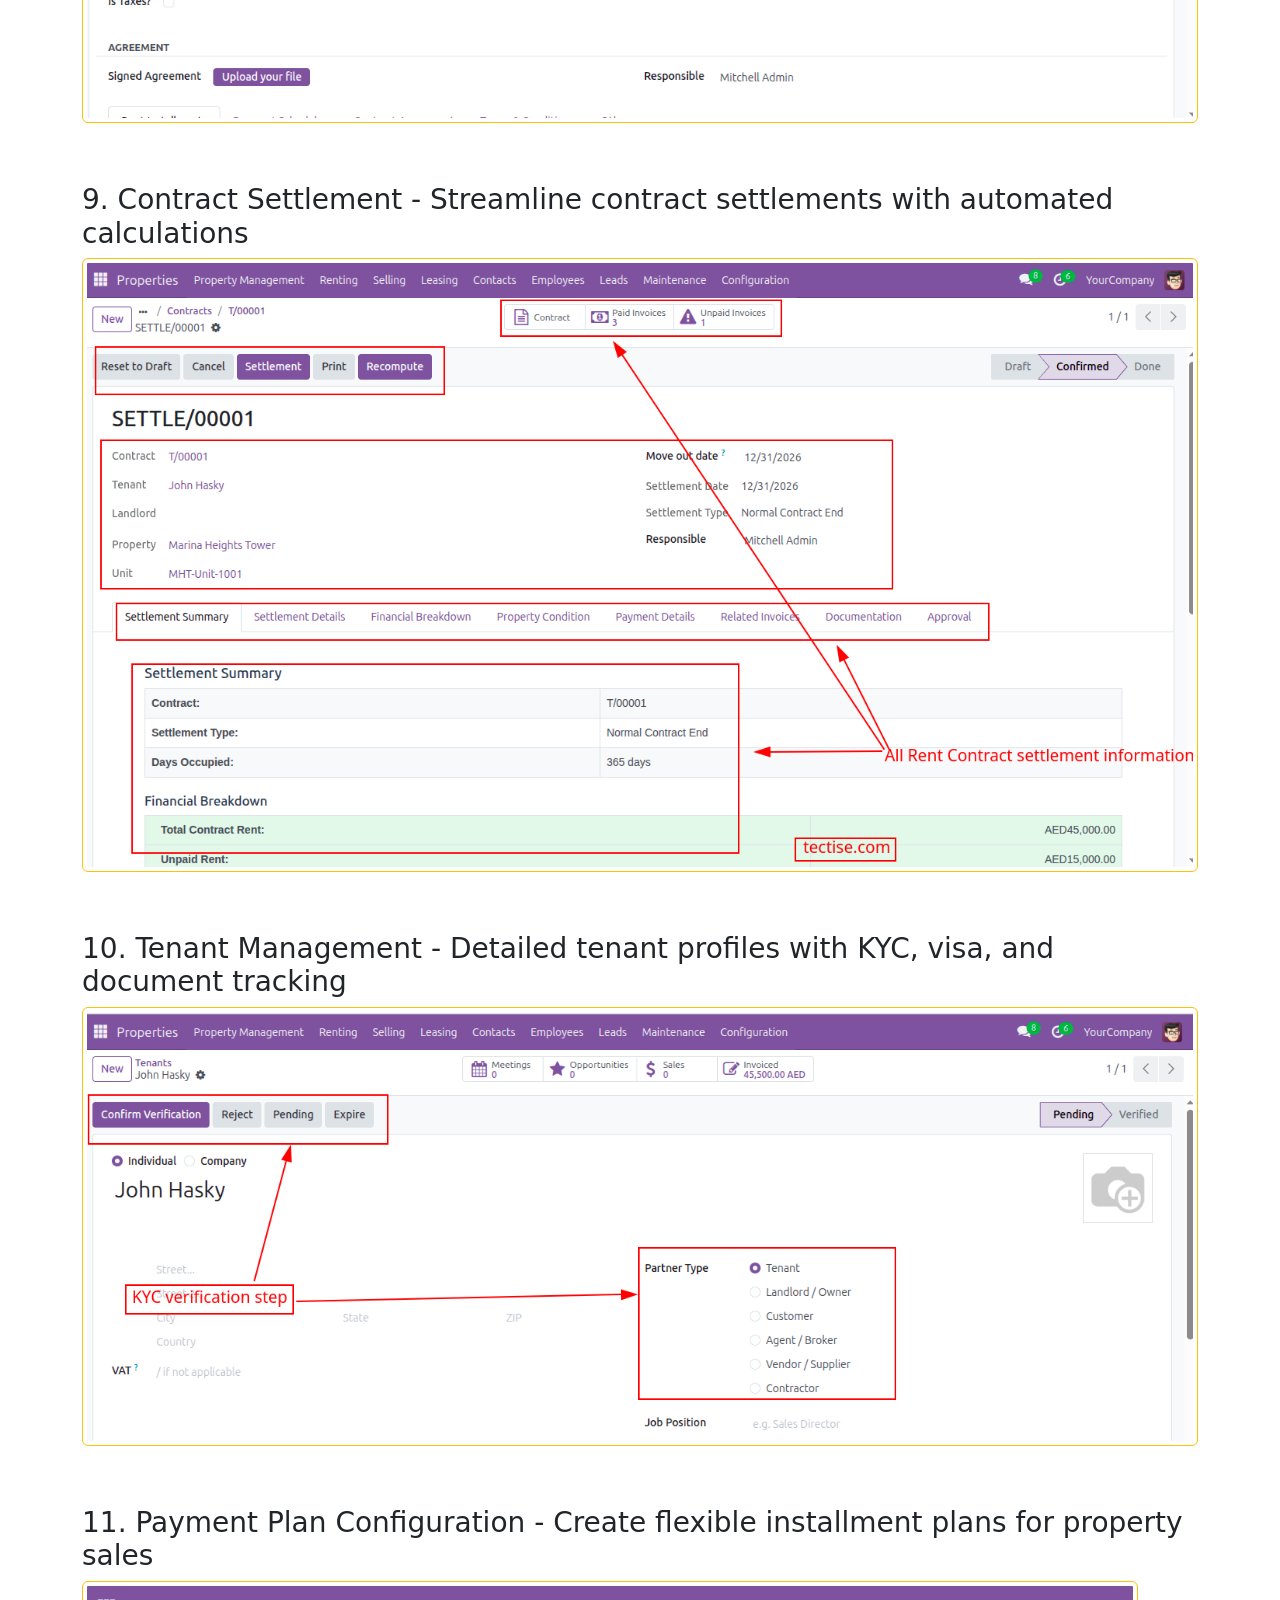
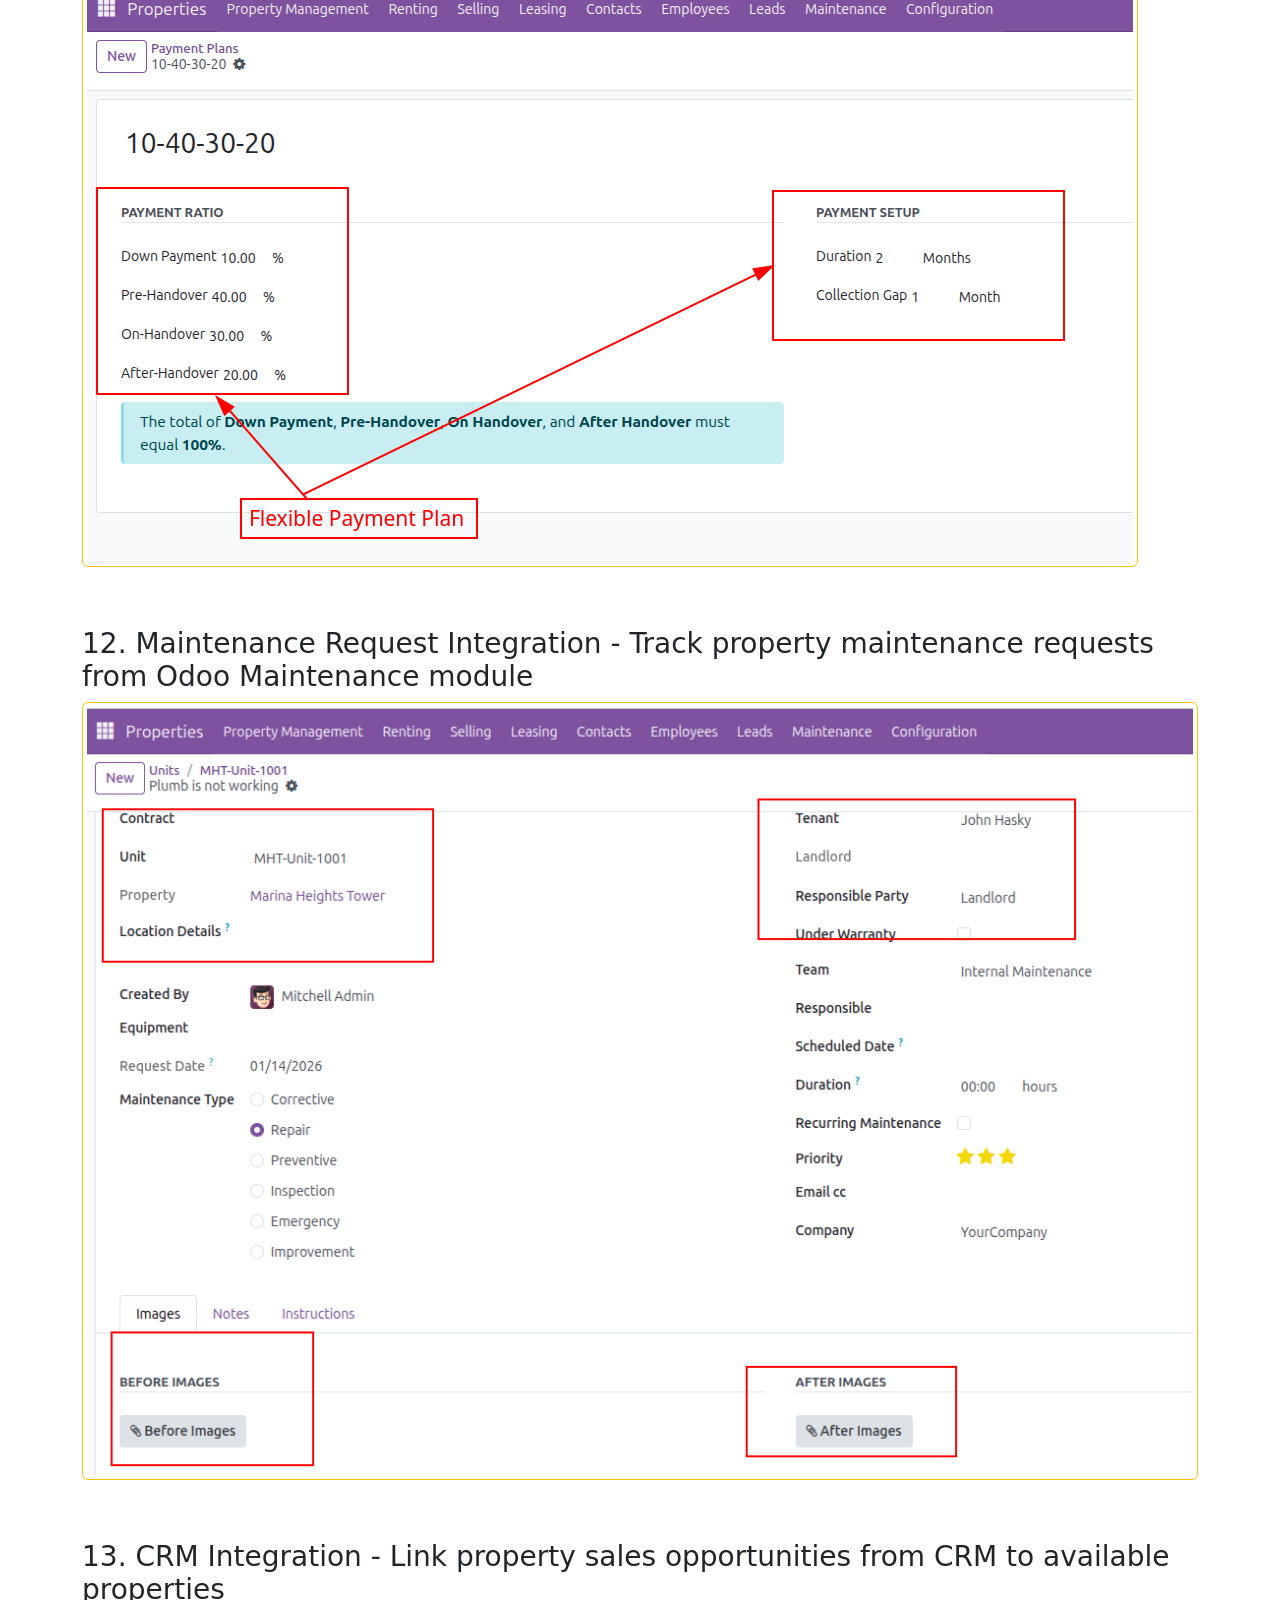
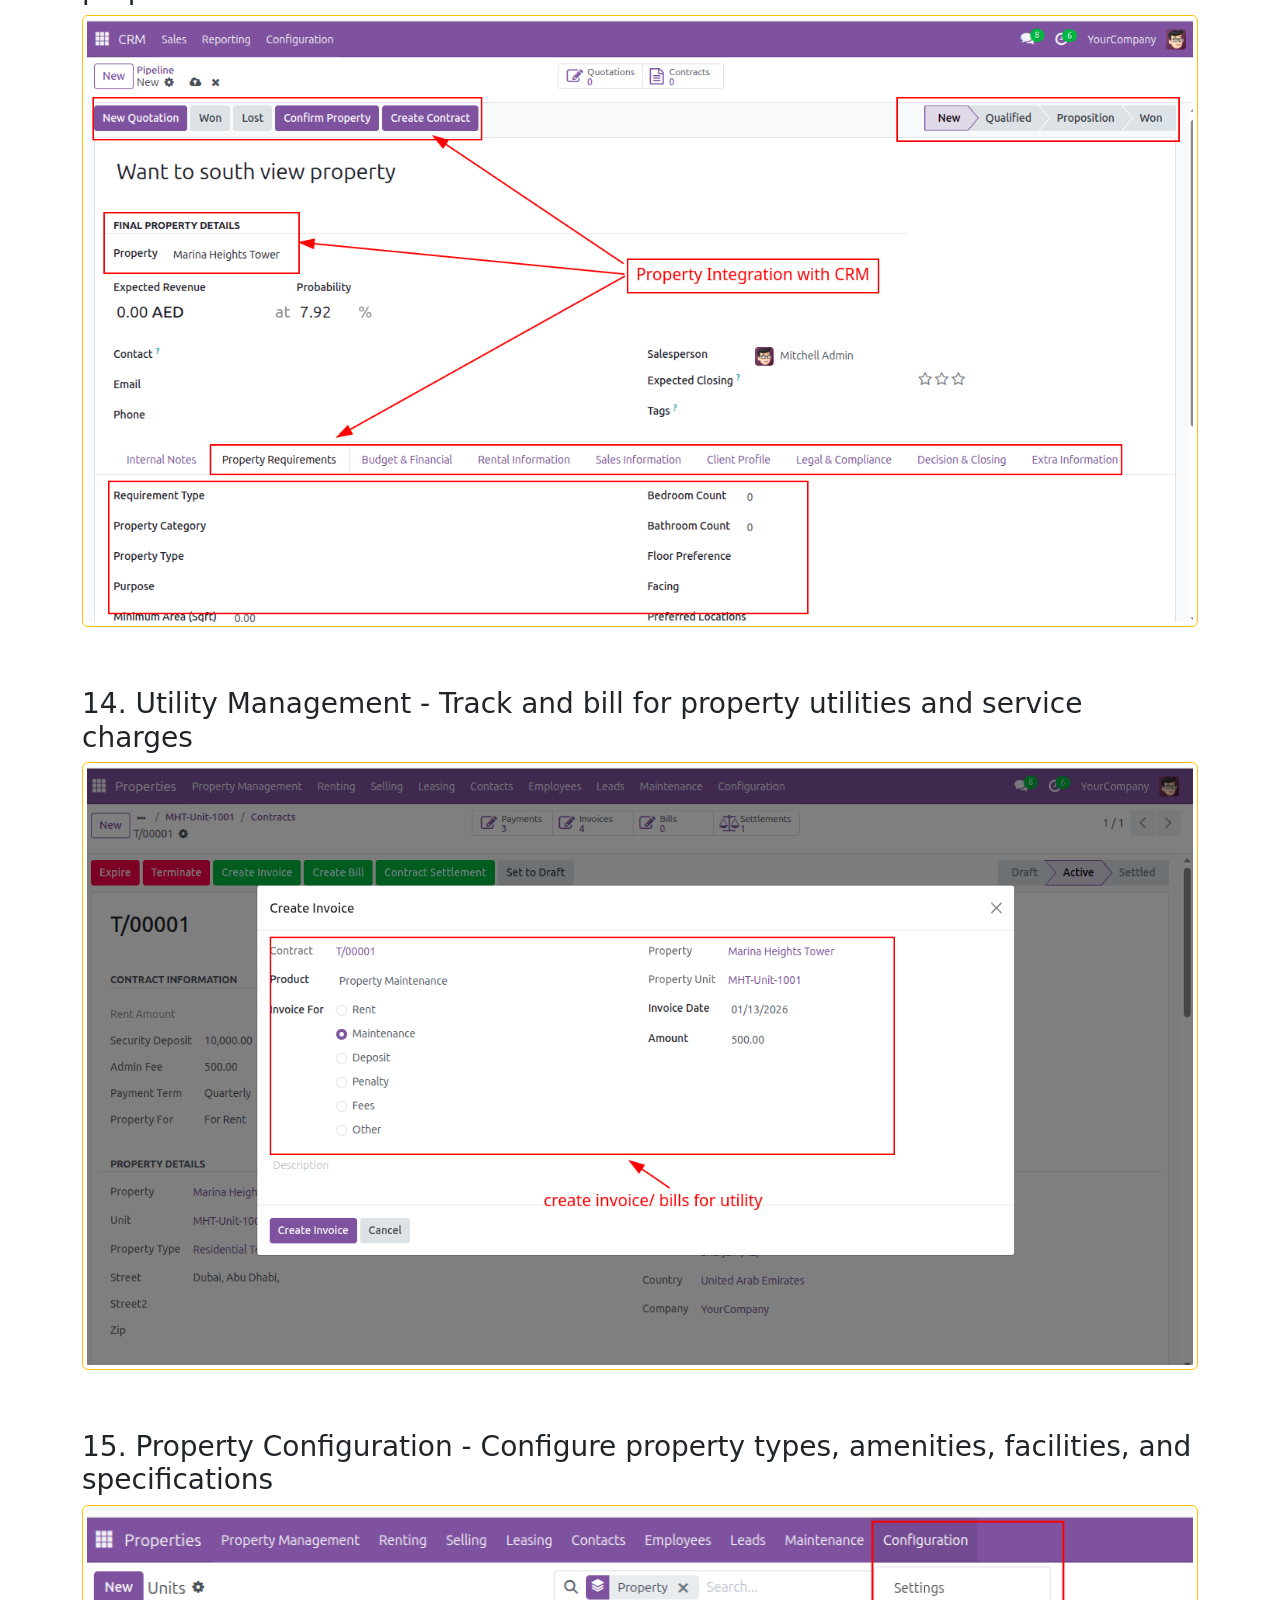
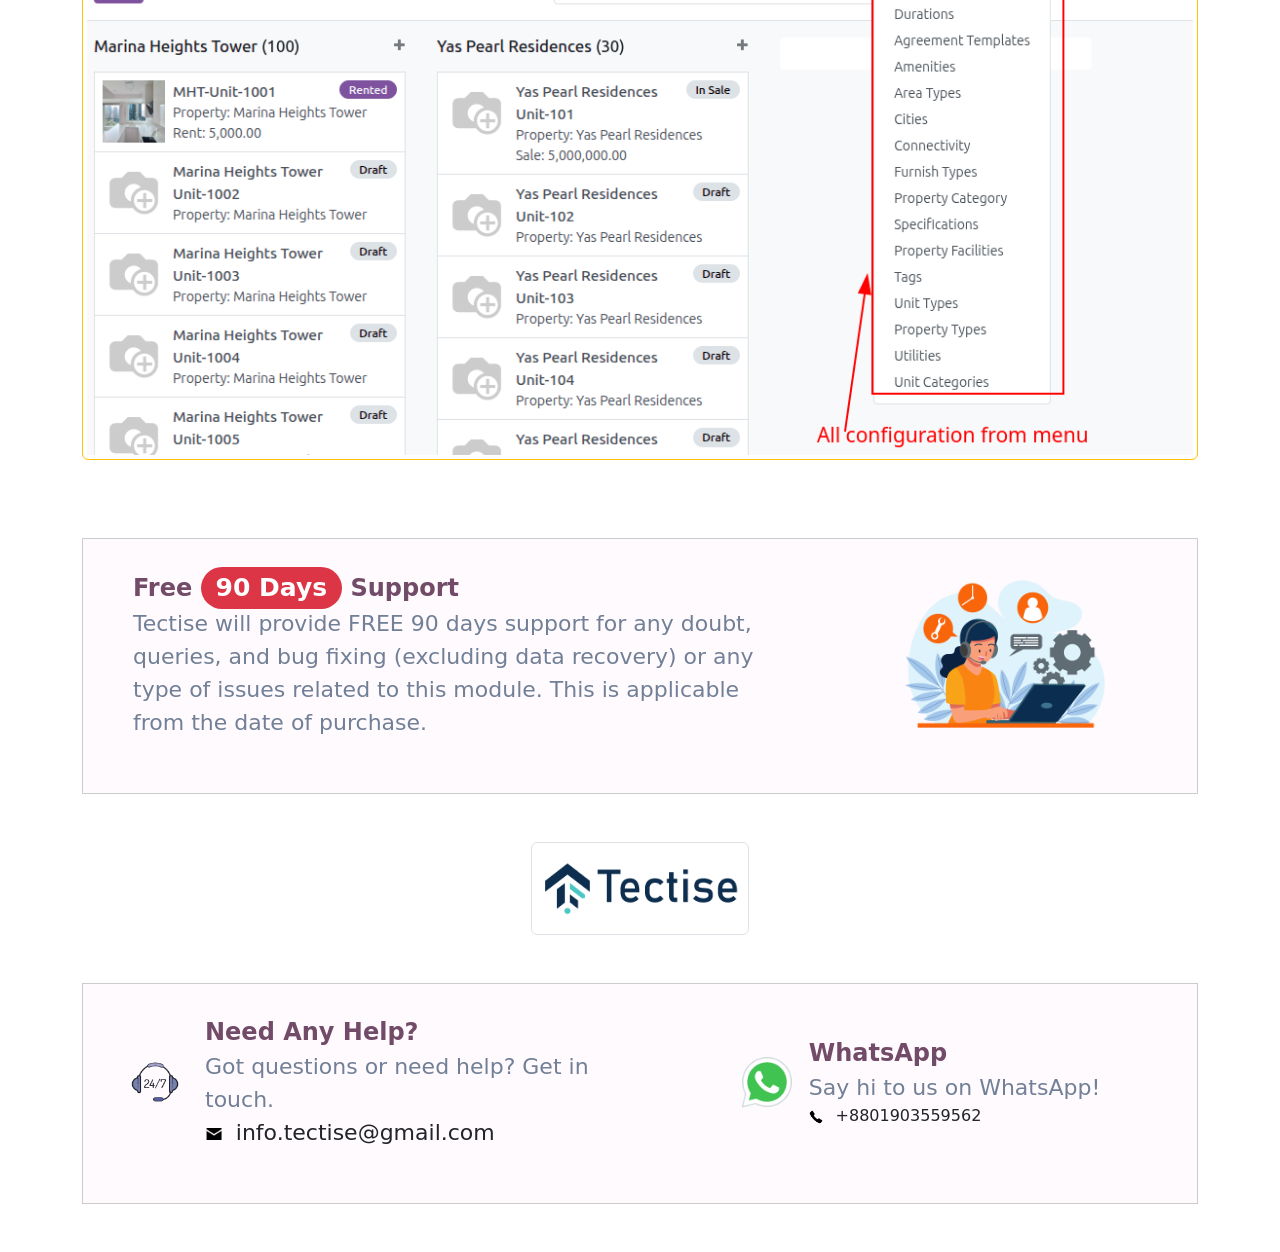
<file: 17.0 C/property_management_rental_sales/static/description/index.html>
<!DOCTYPE html>
<html lang="en">
  <head>
    <meta charset="utf-8" />
    <meta name="viewport" content="width=device-width, initial-scale=1" />
    <!-- Primary Meta Tags -->
    <title>Property Management - Manage Rent/Lease, Sales | Odoo 18 Real Estate ERP</title>
    <meta name="description" content="Complete Odoo property management system for rental, lease, and sales. Manage properties, units, tenants, contracts, automated invoicing, payments, commissions, maintenance, and full accounting integration." />
    <meta name="keywords" content="odoo property management, real estate erp, property rental software, lease management odoo, property sales system, tenant management, property accounting, real estate crm, commission management, maintenance tracking, odoo 18 property app" />

    <meta name="author" content="Tectise" />
    <meta name="viewport" content="width=device-width, initial-scale=1.0" />

    <!-- Open Graph / Facebook -->
    <meta property="og:type" content="website" />
    <meta property="og:title" content="Property Management - Manage Rent/Lease, Sales | Odoo 18 Real Estate ERP" />
    <meta
      property="og:image"
      content="https://www.tectise.com/images/property-management-og.jpg"
    />
    <meta property="og:url" content="https://www.tectise.com/" />
    <meta property="og:site_name" content="Tectise" />
    <meta property="og:description" content="All-in-one Odoo property management system for rental, lease, and sales operations with tenant tracking, automated invoicing, and full accounting integration." />

    <!-- Twitter -->
    <meta name="twitter:card" content="summary_large_image" />
    <meta name="twitter:title" content="Property Management - Manage Rent/Lease, Sales | Odoo 18 Real Estate ERP" />
    <meta name="twitter:description" content="Complete property management solution for rental, lease, and sales operations with automated invoicing, tenant tracking, and full Odoo integration." />
    <meta name="twitter:image" content="https://www.tectise.com/images/property-management-twitter.jpg" />
    <meta name="twitter:site" content="@tectise" />

    <!-- Canonical URL -->
    <link rel="canonical" href="https://www.tectise.com/" />

    <link
      href="https://cdn.jsdelivr.net/npm/bootstrap@5.3.2/dist/css/bootstrap.min.css"
      rel="stylesheet"
      integrity="sha384-T3c6CoIi6uLrA9TneNEoa7RxnatzjcDSCmG1MXxSR1GAsXEV/Dwwykc2MPK8M2HN"
      crossorigin="anonymous"
    />

    <style>
      .img-border {
        border: 1px solid #ffc107;
      }

      .section-box {
        padding: 30px 0;
      }

      .bg-teal {
        background-color: #017e84 !important;
      }

      .bg-purple {
        background-color: #875a7b !important;
      }

      /* Reusable badge style */
      .badge-box {
        font-size: 0.8rem;
        font-weight: 500;
        padding: 4px 10px;
        margin: 3px;
        border-radius: 50px;
        min-width: 120px;
      }
    </style>
  </head>

  <body style="font-size: 22px">
    <div class="container">
      <!-- Header -->
      <div class="row">
        <div
          class="col-sm-12 col-md-12 col-lg-12 d-flex justify-content-between flex-wrap align-items-sm-center"
          style="border-bottom: 1px solid rgba(0, 0, 0, 0.22)"
        >
          <div class="my-3">
            <img
              src="./icon/logo.png"
              alt="Tectise Logo"
              style="width: auto !important; height: 60px !important"
            />
          </div>
          <div class="my-3 d-flex align-items-center">
            <div
              class="text-center"
              style="
                background-color: #017e84 !important;
                font-size: 18px !important;
                color: #fff !important;
                font-weight: bolder !important;
                padding: 4px !important;
                margin: 0 3px !important;
                border-radius: 50px !important;
                min-width: 120px !important;
              "
            >
              Community
            </div>
            <div
              class="text-center"
              style="
                background-color: #875a7b !important;
                color: #fff !important;
                font-size: 18px !important;
                font-weight: bolder !important;
                padding: 4px !important;
                margin: 0 3px !important;
                border-radius: 50px !important;
                min-width: 120px !important;
              "
            >
              Enterprise
            </div>
            <div
              class="text-center"
              style="
                background-color: #71639e !important;
                color: #fff !important;
                font-size: 18px !important;
                font-weight: bolder !important;
                padding: 4px !important;
                margin: 0 3px !important;
                border-radius: 50px !important;
                min-width: 120px !important;
              "
            >
              Odoo.sh
            </div>
          </div>
        </div>
      </div>
      <br />

      <!--
    /*******************************************************************************************/
     Header Section 
     /*******************************************************************************************/
     -->

      <h1 style="text-align: center; font-size: 60px">
        <b>Property Management - Manage Rent/Lease, Sales Contracts</b>
      </h1>

      <!-- <h2> <b>Description</b></h2> -->
      <p class="small" style="font-size: 22px; text-align: center">
       Complete Odoo Property Management System for managing rental, lease, and property sales in one unified platform. Streamline property and unit management, tenant contracts, automated rent invoicing, payment collection, lease renewals, contract settlements, broker commissions, maintenance requests, and property bookings. Fully integrated with Odoo Accounting, CRM, Sales, and Maintenance modules. Perfect for real estate companies, property developers, landlords, and property management agencies looking to automate operations, maximize revenue, and deliver exceptional tenant experiences.
      </p>
      <br />
      <!-- banner_updated -->

      <p class="text-center" style="font-size: 25px !important">
        <a
          href="https://www.youtube.com/watch?v=E0fbuHXIhz8"
          target="_blank"
          style="text-decoration: none; color: #e17055 !important"
        >
          <span
            class="badge"
            style="
              border: 2px solid #e17055 !important;
              border-radius: 7px !important;
              color: #e17055 !important;
              padding: 15px !important;
              font-size: 20px !important;
              font-weight: 900 !important;
            "
          >
            <img
              src="./icon/youtube-48x48.png"
              class="img-fluid"
              style="width: 35px; vertical-align: middle; margin-right: 5px"
            />
            How it works? Click here to watch video
          </span>
        </a>
      </p>

      <br />
      <!-- Feature List -->
      <div>
        <h3 style="margin-bottom: 30px"><b>Key Features:</b></h3>
        <ol>
          <li>
            <div class="inline-item">
              <h4 style="margin: 0">Comprehensive Property & Unit Management</h4>
              <p style="margin: 2px; padding-bottom: 10px; font-size: 20px !important; color: #333;">
                Manage unlimited properties with multi-unit support. Track property details including type (apartment, villa, commercial), status (available, rented, sold), location, amenities, facilities, specifications, and connectivity options. Support for properties under construction or ready to move.
              </p>
            </div>
          </li>
          <li>
            <div class="inline-item">
              <h4 style="margin: 0">Flexible Rental & Lease Contract Management</h4>
              <p style="margin: 2px; padding-bottom: 10px; font-size: 20px !important; color: #333;">
                Create and manage rental/lease contracts with customizable durations, payment terms (monthly, quarterly, yearly), security deposits, and admin fees. Track contract lifecycle from draft to active, settled, expired, or terminated with automated status updates.
              </p>
            </div>
          </li>
          <li>
            <div class="inline-item">
              <h4 style="margin: 0">Property Sales & SPA (Sale & Purchase Agreement) Management</h4>
              <p style="margin: 2px; padding-bottom: 10px; font-size: 20px !important; color: #333;">
                Complete property sales workflow with booking management, EOI (Expression of Interest) payments, payment plan configuration, installment tracking, down payment handling, and sale order stages from offer received to registered and sold.
              </p>
            </div>
          </li>
          <li>
            <div class="inline-item">
              <h4 style="margin: 0">Automated Recurring Invoicing & Rent Collection</h4>
              <p style="margin: 2px; padding-bottom: 10px; font-size: 20px !important; color: #333;">
                Generate recurring rent invoices automatically based on contract payment terms. Track payment status, send reminders, and manage late fees. Create invoices for security deposits, utilities, admin fees, and other charges with full tax support.
              </p>
            </div>
          </li>
          <li>
            <div class="inline-item">
              <h4 style="margin: 0">Advanced Tenant & Customer Management</h4>
              <p style="margin: 2px; padding-bottom: 10px; font-size: 20px !important; color: #333;">
                Maintain detailed tenant profiles including contact details, nationality, profession, visa information, trade license, PO Box, and document expiry tracking. Support for tenant categorization and history tracking across multiple properties.
              </p>
            </div>
          </li>
          <li>
            <div class="inline-item">
              <h4 style="margin: 0">Broker & Agent Commission Management</h4>
              <p style="margin: 2px; padding-bottom: 10px; font-size: 20px !important; color: #333;">
                Automatically calculate and track broker commissions with flexible commission types (fixed or percentage-based) and brokerage types (one month or all months). Generate commission invoices and manage payments to real estate agents.
              </p>
            </div>
          </li>
          <li>
            <div class="inline-item">
              <h4 style="margin: 0">Contract Settlement & Renewal Automation</h4>
              <p style="margin: 2px; padding-bottom: 10px; font-size: 20px !important; color: #333;">
                Streamline contract settlements with automated calculations for deposits, utility bills, outstanding payments, and refunds. Support for contract renewals with updated terms and automatic notification system for expiring contracts.
              </p>
            </div>
          </li>
          <li>
            <div class="inline-item">
              <h4 style="margin: 0">Property Booking & Payment Plan Management</h4>
              <p style="margin: 2px; padding-bottom: 10px; font-size: 20px !important; color: #333;">
                Manage property bookings with configurable payment plans, down payment percentages, booking amounts, and fee structures (admin fee, stamp duty, registration fee, mutation fee). Track booking expiration and payment status.
              </p>
            </div>
          </li>
          <li>
            <div class="inline-item">
              <h4 style="margin: 0">Integrated Maintenance Request Management</h4>
              <p style="margin: 2px; padding-bottom: 10px; font-size: 20px !important; color: #333;">
                Seamlessly manage property and unit maintenance requests linked to Odoo Maintenance module. Track work orders, assign teams, monitor repair status, and maintain complete maintenance history for each property.
              </p>
            </div>
          </li>
          <li>
            <div class="inline-item">
              <h4 style="margin: 0">Real-Time Property Availability Dashboard</h4>
              <p style="margin: 2px; padding-bottom: 10px; font-size: 20px !important; color: #333;">
                Monitor property portfolio status in real-time with visual dashboards showing available, rented, leased, sold, booked, and under-maintenance units. Track occupancy rates and revenue metrics at a glance.
              </p>
            </div>
          </li>
          <li>
            <div class="inline-item">
              <h4 style="margin: 0">Full Odoo Accounting Integration</h4>
              <p style="margin: 2px; padding-bottom: 10px; font-size: 20px !important; color: #333;">
                Seamlessly integrated with Odoo Accounting for automatic journal entries, invoice generation, payment reconciliation, financial reporting, and P&L statements. Support for multi-currency and multi-company operations.
              </p>
            </div>
          </li>
          <li>
            <div class="inline-item">
              <h4 style="margin: 0">CRM & Sales Pipeline Integration</h4>
              <p style="margin: 2px; padding-bottom: 10px; font-size: 20px !important; color: #333;">
                Link property inquiries directly from Odoo CRM leads and opportunities to available properties. Track sales pipeline stages from initial contact through negotiation, booking, agreement signing, to final registration.
              </p>
            </div>
          </li>
          <li>
            <div class="inline-item">
              <h4 style="margin: 0">Utility & Service Charge Management</h4>
              <p style="margin: 2px; padding-bottom: 10px; font-size: 20px !important; color: #333;">
                Track and bill for property utilities (electricity, water, gas, internet) and service charges. Configure utility products and automatically generate invoices based on consumption or fixed rates.
              </p>
            </div>
          </li>
          <li>
            <div class="inline-item">
              <h4 style="margin: 0">Detailed Unit Specifications & Attributes</h4>
              <p style="margin: 2px; padding-bottom: 10px; font-size: 20px !important; color: #333;">
                Define comprehensive unit details including floor/level, building/block, area (sqft/sqm), bedrooms, bathrooms, kitchen, living, dining, balconies, parking spaces, facing direction, and furnishing type (fully furnished, semi-furnished, unfurnished).
              </p>
            </div>
          </li>
          <li>
            <div class="inline-item">
              <h4 style="margin: 0">Installment & Payment Plan Configuration</h4>
              <p style="margin: 2px; padding-bottom: 10px; font-size: 20px !important; color: #333;">
                Create flexible payment plans for property sales with customizable installment schedules, payment milestones, and automated invoice generation. Track installment payments and outstanding balances.
              </p>
            </div>
          </li>
          <li>
            <div class="inline-item">
              <h4 style="margin: 0">Multi-Currency & Multi-Company Support</h4>
              <p style="margin: 2px; padding-bottom: 10px; font-size: 20px !important; color: #333;">
                Manage properties across multiple companies and currencies. Support for international real estate operations with automatic currency conversion and company-specific pricing and policies.
              </p>
            </div>
          </li>
          <li>
            <div class="inline-item">
              <h4 style="margin: 0">Advanced Reporting & Analytics</h4>
              <p style="margin: 2px; padding-bottom: 10px; font-size: 20px !important; color: #333;">
                Generate comprehensive reports on occupancy rates, revenue analysis, contract expiry tracking, payment collections, commission calculations, and property performance metrics with customizable dashboards.
              </p>
            </div>
          </li>
          <li>
            <div class="inline-item">
              <h4 style="margin: 0">Document Management & Audit Trail</h4>
              <p style="margin: 2px; padding-bottom: 10px; font-size: 20px !important; color: #333;">
                Store and manage all property-related documents including contracts, tenant KYC documents, licenses, agreements, and brochures. Complete audit trail with activity tracking and change history for compliance.
              </p>
            </div>
          </li>
          <li>
            <div class="inline-item">
              <h4 style="margin: 0">Landlord & Developer Portal</h4>
              <p style="margin: 2px; padding-bottom: 10px; font-size: 20px !important; color: #333;">
                Dedicated portal for landlords and developers to track their properties, view revenue reports, monitor tenant contracts, and manage property portfolios with role-based access control.
              </p>
            </div>
          </li>
          <li>
            <div class="inline-item">
              <h4 style="margin: 0">Geo-Location & Map Integration</h4>
              <p style="margin: 2px; padding-bottom: 10px; font-size: 20px !important; color: #333;">
                Store property GPS coordinates (latitude/longitude) for location-based searches and mapping features. Enhance property listings with accurate geographical information.
              </p>
            </div>
          </li>
        </ol>

      </div>

      <h3 class="pt-4"><b>Module Screenshots</b></h3>
      <!-- Screenshots -->
      <div class="section-box">
        <h3>1. Property Management Dashboard - View all properties, units, and their status at a glance</h3>
        <img src="./images/1.png" alt="Property Management Dashboard" class="img img-thumbnail img-border" />
      </div>

      <div class="section-box">
        <h3>2. Property Details - Comprehensive property information with amenities, facilities, and specifications</h3>
        <img src="./images/2.png" alt="Property Details View" class="img img-thumbnail img-border" />
      </div>

      <div class="section-box">
        <h3>3. Property Unit Management - Manage multiple units with detailed specifications and status tracking</h3>
        <img src="./images/3.png" alt="Property Unit Management" class="img img-thumbnail img-border" />
      </div>

      <div class="section-box">
        <h3>4. Rental/Lease Contract Management - Create and manage rental contracts with payment terms and tenant details</h3>
        <img src="./images/4.png" alt="Rental Lease Contract Management" class="img img-thumbnail img-border" />
        <img src="./images/4-1.png" alt="Rental Lease Contract Management" class="img img-thumbnail img-border" />
      </div>

      <div class="section-box">
        <h3>5. Property Sales & SPA Management - Complete sales workflow from offer to registration</h3>
        <img src="./images/5.png" alt="Property Sales SPA Management" class="img img-thumbnail img-border" />
      </div>

      <div class="section-box">
        <h3>6. Property Booking Management - Manage property bookings with payment plans and EOI tracking</h3>
        <img src="./images/6.png" alt="Property Booking Management" class="img img-thumbnail img-border" />
      </div>

      <div class="section-box">
        <h3>7. Automated Rent Invoicing - Generate recurring invoices based on contract payment terms</h3>
        <img src="./images/7.png" alt="Automated Rent Invoicing" class="img img-thumbnail img-border" />
      </div>

      <div class="section-box">
        <h3>8. Broker Commission Management - Track and calculate broker commissions automatically</h3>
        <img src="./images/8.png" alt="Broker Commission Management" class="img img-thumbnail img-border" />
      </div>

      <div class="section-box">
        <h3>9. Contract Settlement - Streamline contract settlements with automated calculations</h3>
        <img src="./images/9.png" alt="Contract Settlement" class="img img-thumbnail img-border" />
      </div>

      <div class="section-box">
        <h3>10. Tenant Management - Detailed tenant profiles with KYC, visa, and document tracking</h3>
        <img src="./images/10.png" alt="Tenant Management" class="img img-thumbnail img-border" />
      </div>

      <div class="section-box">
        <h3>11. Payment Plan Configuration - Create flexible installment plans for property sales</h3>
        <img src="./images/11.png" alt="Payment Plan Configuration" class="img img-thumbnail img-border" />
      </div>

      <div class="section-box">
        <h3>12. Maintenance Request Integration - Track property maintenance requests from Odoo Maintenance module</h3>
        <img src="./images/12.png" alt="Maintenance Request Integration" class="img img-thumbnail img-border" />
      </div>

      <div class="section-box">
        <h3>13. CRM Integration - Link property sales opportunities from CRM to available properties</h3>
        <img src="./images/13.png" alt="CRM Integration" class="img img-thumbnail img-border" />
      </div>

      <div class="section-box">
        <h3>14. Utility Management - Track and bill for property utilities and service charges</h3>
        <img src="./images/14.png" alt="Utility Management" class="img img-thumbnail img-border" />
      </div>

      <div class="section-box">
        <h3>15. Property Configuration - Configure property types, amenities, facilities, and specifications</h3>
        <img src="./images/15.png" alt="Property Configuration" class="img img-thumbnail img-border" />
      </div>
      <!--
    /*******************************************************************************************/
     Footer Section 
     /*******************************************************************************************/
     -->

      <div class="container my-5" style="border: 1px solid #ccc">
        <div class="row" style="background-color: #fffafe">
          <div
            class="col-md-8 pb-4 d-flex align-items-center justify-content-center"
          >
            <div style="padding: 30px">
              <div class="d-flex align-items-center">
                <div style="padding: 0px 8px">
                  <span
                    style="
                      color: #714b67;
                      font-size: 24px;
                      font-weight: 600;
                      padding-bottom: 1rem;
                    "
                  >
                    Free
                    <span
                      style="
                        background-color: #dc3545;
                        color: white;
                        border-radius: 10rem;
                        padding: 0.25em 0.6em;
                        font-size: 25px;
                      "
                      >90 Days</span
                    >
                    Support
                  </span>
                  <p class="m-0" style="color: #718096">
                    Tectise will provide FREE 90 days support for any doubt,
                    queries, and bug fixing (excluding data recovery) or any
                    type of issues related to this module. This is applicable
                    from the date of purchase.
                  </p>
                  <div style="font-weight: 400"><span></span></div>
                </div>
              </div>
            </div>
          </div>
          <div
            class="col-md-4 pb-4 d-flex align-items-center justify-content-center"
          >
            <div style="padding: 30px">
              <div class="d-flex align-items-center">
                <img
                  src="./icon/90-days-support.png"
                  alt=""
                  width="200px"
                  style="margin-right: 12px"
                />
              </div>
            </div>
          </div>
        </div>
      </div>

      <div class="container mt-5">
        <div
          class="col-lg-12 d-flex flex-column justify-content-center align-items-center mt-5"
        >
          <img
            src="./icon/logo.png"
            alt="Tectise - Odoo Solutions Provider"
            class="img-thumbnail"
            style="width: 20%"
          />
        </div>
      </div>

      <div class="container my-5" style="border: 1px solid #ccc">
        <div class="row" style="background-color: #fffafe">
          <div
            class="col-md-6 pb-4 d-flex align-items-center justify-content-center"
          >
            <div style="padding: 30px">
              <div class="d-flex align-items-center">
                <img
                  src="./icon/support.png"
                  alt=""
                  width="60px"
                  style="margin-right: 12px"
                />
                <div style="padding: 0px 8px">
                  <span
                    style="
                      color: #714b67;
                      font-size: 24px;
                      font-weight: 600;
                      padding-bottom: 1rem;
                    "
                    >Need Any Help?</span
                  >
                  <p class="m-0" style="color: #718096">
                    Got questions or need help? Get in touch.
                  </p>
                  <div style="font-weight: 400">
                    <span
                      ><img
                        src="./icon/email.png"
                        alt=""
                        width="18px"
                        style="margin-right: 0.8rem" /></span
                    >info.tectise@gmail.com
                  </div>
                </div>
              </div>
            </div>
          </div>
          <div
            class="col-md-6 pb-4 d-flex align-items-center justify-content-center"
          >
            <div style="padding: 30px">
              <div class="d-flex align-items-center">
                <img
                  src="./icon/whatsapp.png"
                  alt=""
                  width="60px"
                  style="margin-right: 12px"
                />
                <div>
                  <span
                    style="color: #714b67; font-size: 24px; font-weight: 600"
                    >WhatsApp</span
                  >
                  <p class="m-0" style="color: #718096">
                    Say hi to us on WhatsApp!
                  </p>
                  <div style="font-weight: 400; font-size: 16px">
                    <span
                      ><img
                        src="./icon/call.png"
                        alt=""
                        width="14px"
                        style="margin-right: 0.8rem" /></span
                    >+8801903559562
                  </div>
                </div>
              </div>
            </div>
          </div>
        </div>
      </div>
    </div>
  </body>
</html>
</file>
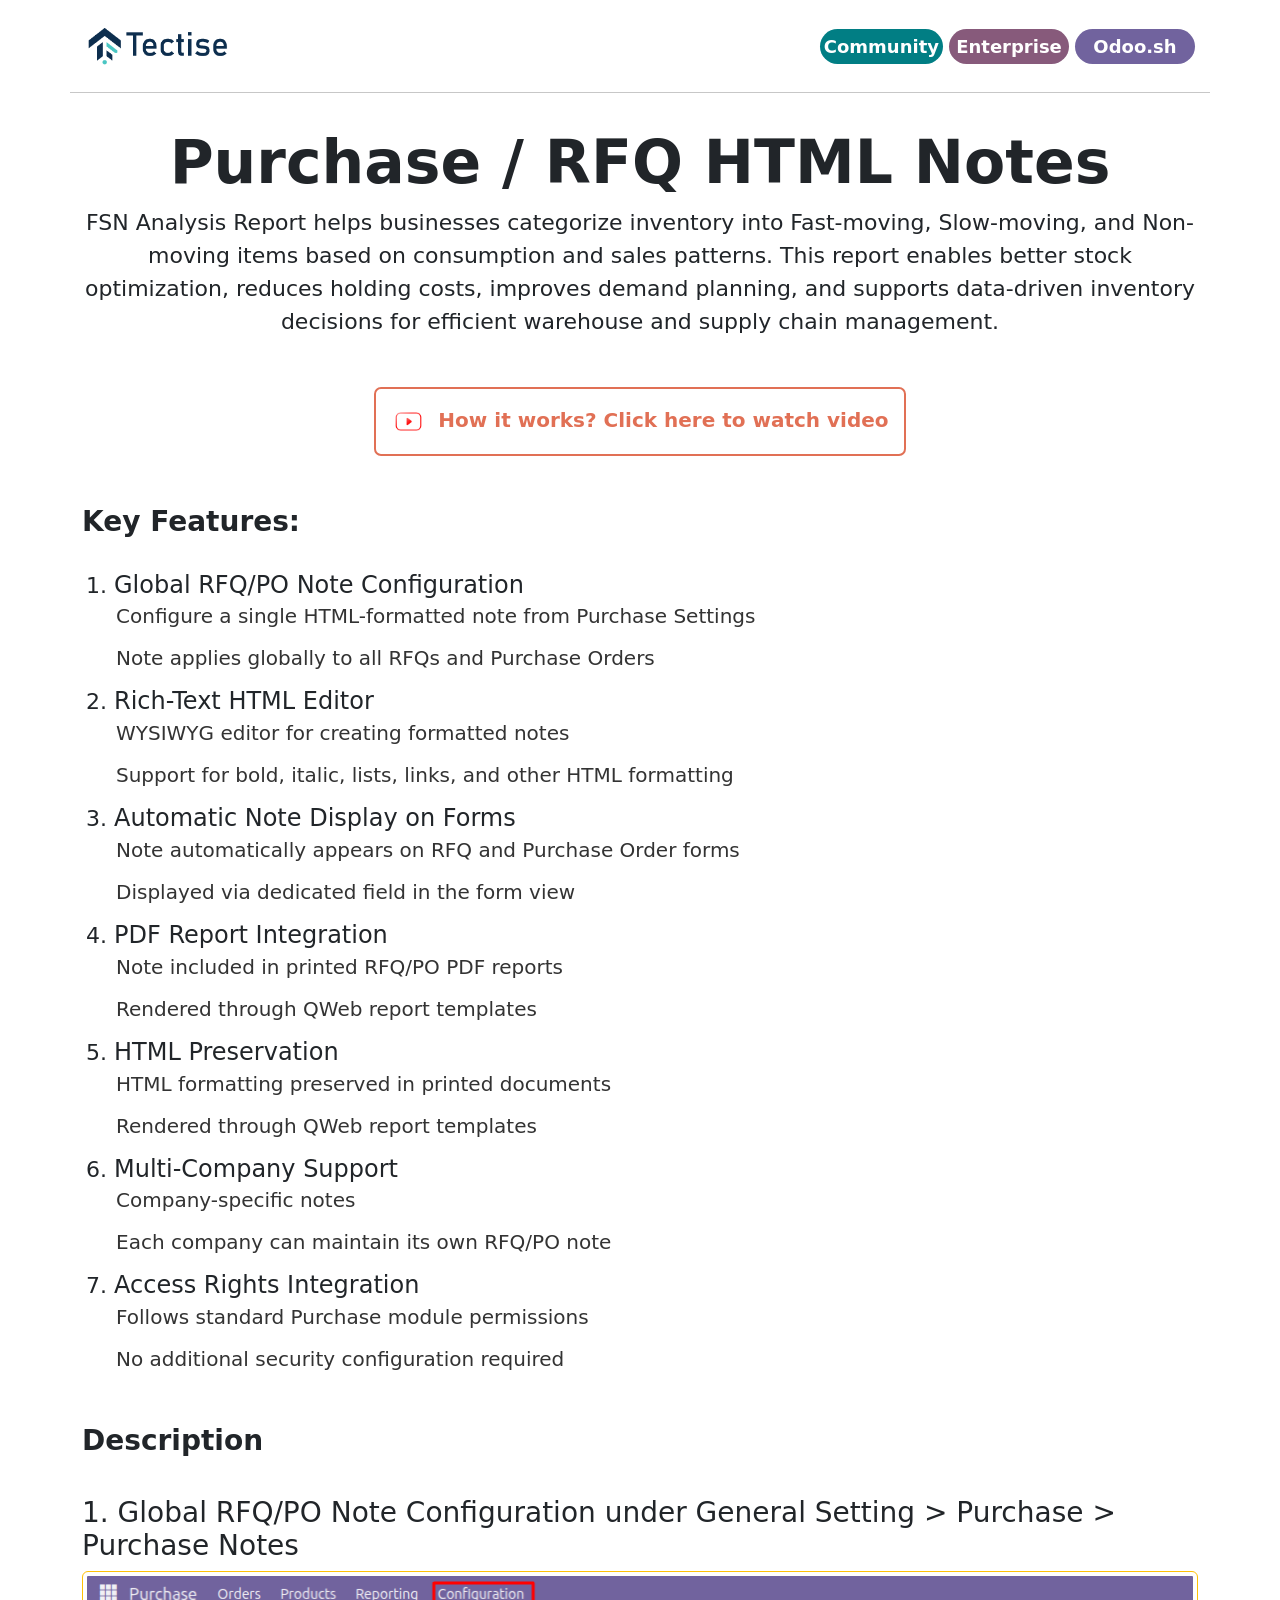
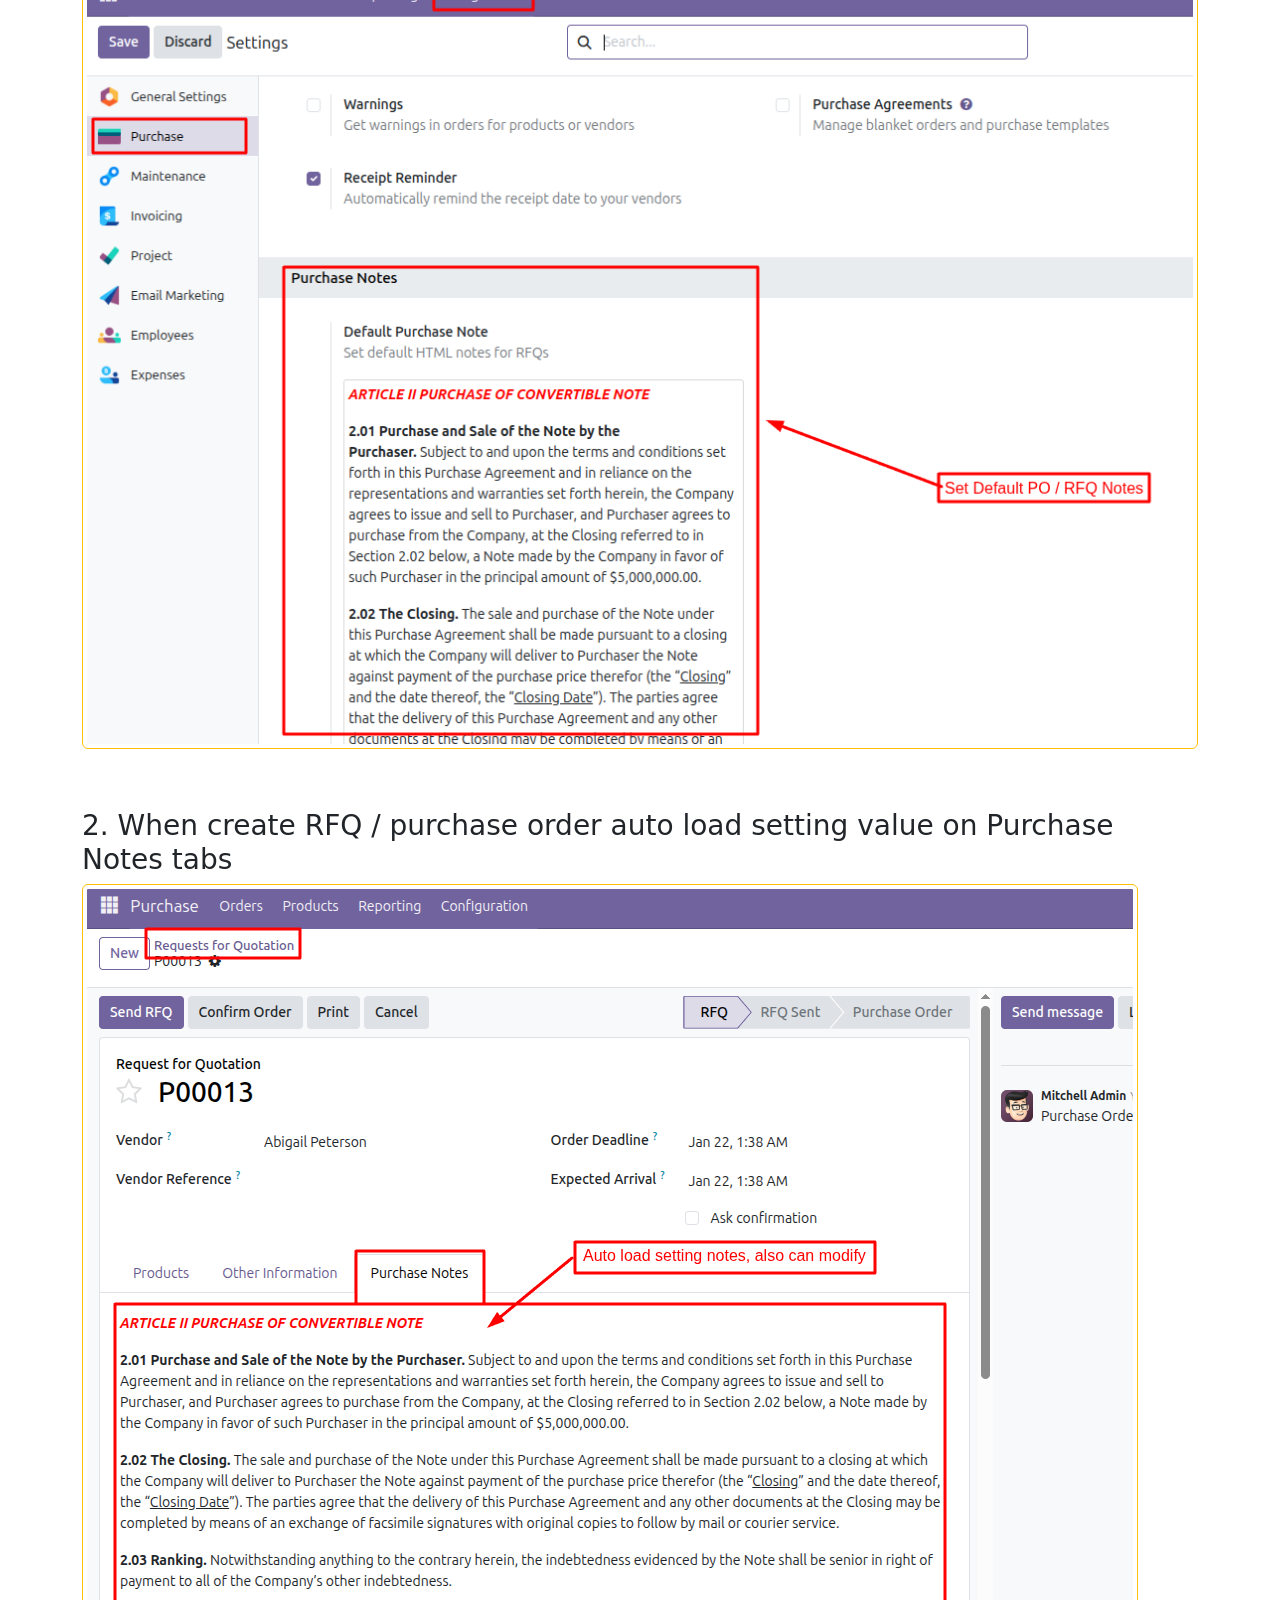
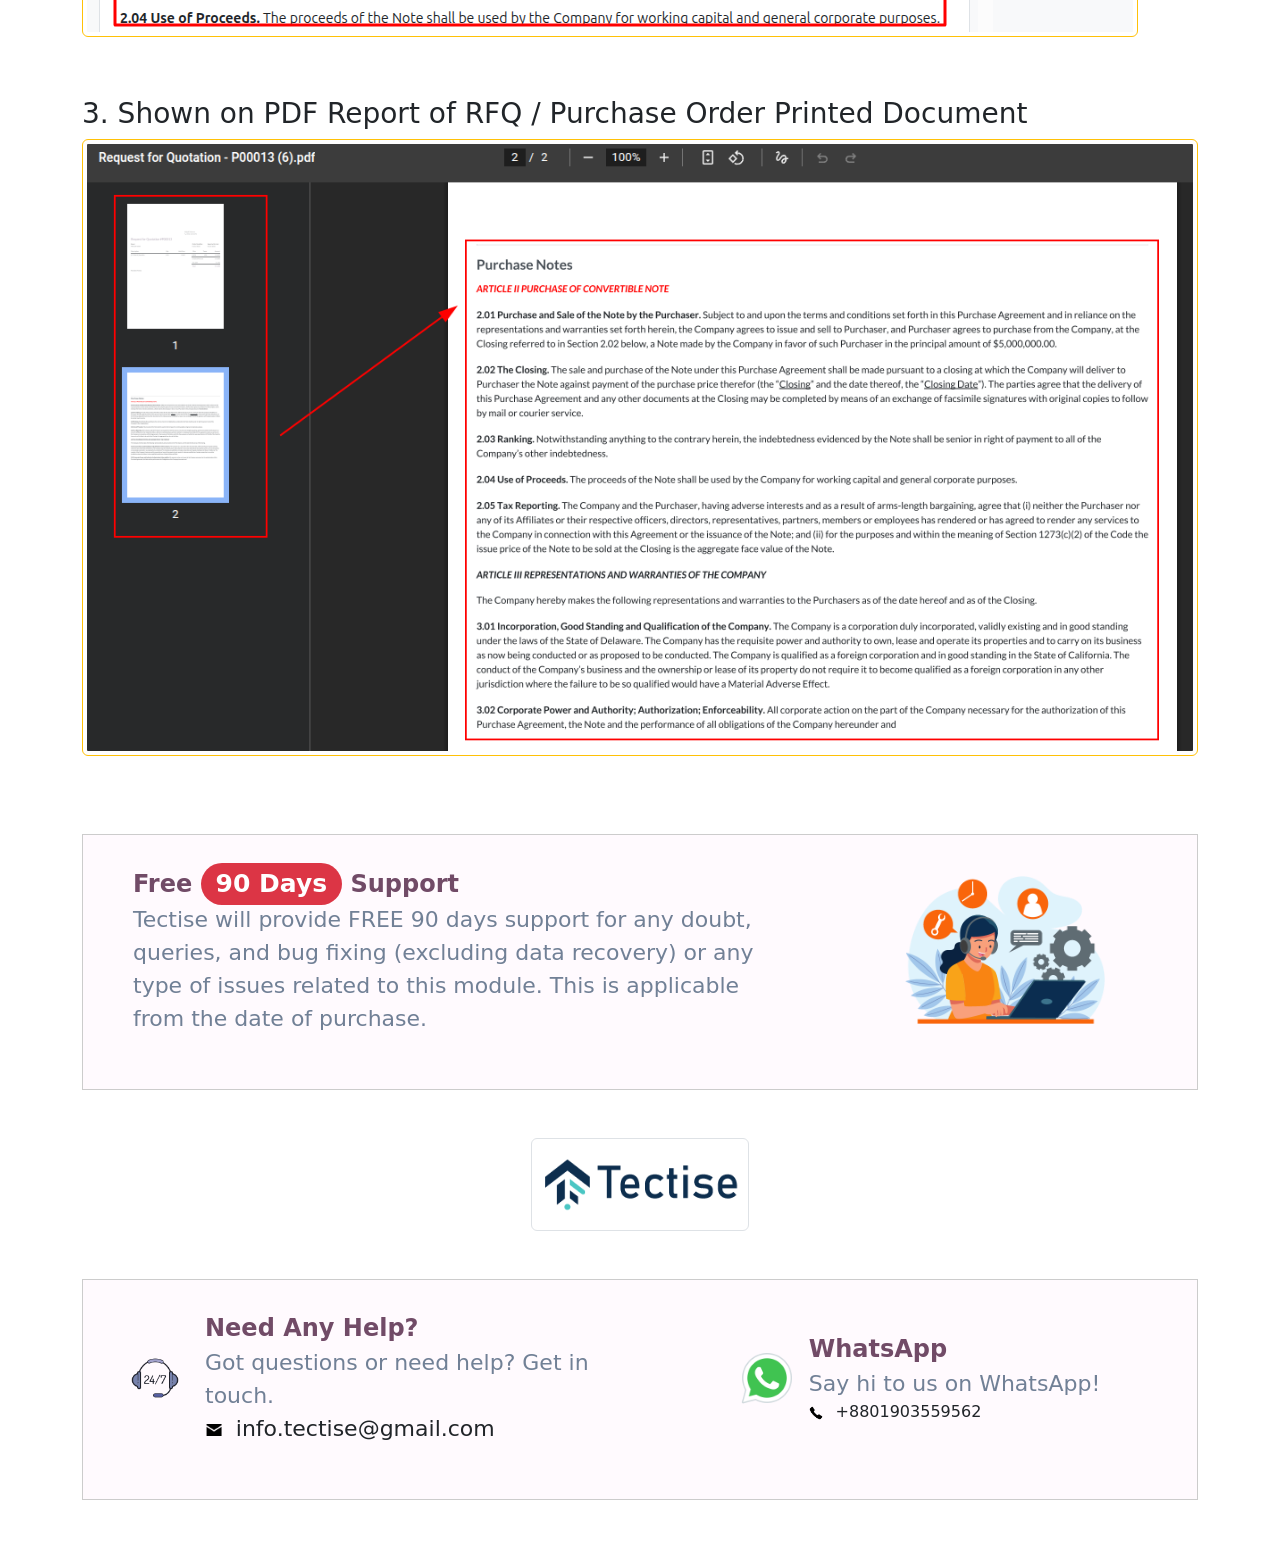
<file: 17.0 C/purchase_rfq_html_notes/static/description/index.html>
<!DOCTYPE html>
<html lang="en">
  <head>
    <meta charset="utf-8" />
    <meta name="viewport" content="width=device-width, initial-scale=1" />
    <!-- Primary Meta Tags -->
    <title>FSN Analysis Report & Inventory Movement Report</title>
    <meta name="description" content="" />
    <meta name="keywords" content="" />

    <meta name="author" content="Tectise" />
    <meta name="viewport" content="width=device-width, initial-scale=1.0" />

    <!-- Open Graph / Facebook -->
    <meta property="og:type" content="website" />
    <meta property="og:title" content="" />
    <meta
      property="og:image"
      content="https://www.tectise.com/images/odoo-access-manager-og.jpg"
    />
    <meta property="og:url" content="https://www.tectise.com/" />
    <meta property="og:site_name" content="Tectise" />

    <!-- Twitter -->
    <meta name="twitter:card" content="summary_large_image" />
    <meta name="twitter:title" content="" />
    <meta name="twitter:description" content="" />
    <meta name="twitter:image" content="https://www.tectise.com/" />
    <meta name="twitter:site" content="@tectise" />

    <!-- Canonical URL -->
    <link rel="canonical" href="https://www.tectise.com/" />

    <link
      href="https://cdn.jsdelivr.net/npm/bootstrap@5.3.2/dist/css/bootstrap.min.css"
      rel="stylesheet"
      integrity="sha384-T3c6CoIi6uLrA9TneNEoa7RxnatzjcDSCmG1MXxSR1GAsXEV/Dwwykc2MPK8M2HN"
      crossorigin="anonymous"
    />

    <style>
      .img-border {
        border: 1px solid #ffc107;
      }

      .section-box {
        padding: 30px 0;
      }

      .bg-teal {
        background-color: #017e84 !important;
      }

      .bg-purple {
        background-color: #875a7b !important;
      }

      /* Reusable badge style */
      .badge-box {
        font-size: 0.8rem;
        font-weight: 500;
        padding: 4px 10px;
        margin: 3px;
        border-radius: 50px;
        min-width: 120px;
      }
    </style>
  </head>

  <body style="font-size: 22px">
    <div class="container">
      <!-- Header -->
      <div class="row">
        <div
          class="col-sm-12 col-md-12 col-lg-12 d-flex justify-content-between flex-wrap align-items-sm-center"
          style="border-bottom: 1px solid rgba(0, 0, 0, 0.22)"
        >
          <div class="my-3">
            <img
              src="./icon/logo.png"
              style="width: auto !important; height: 60px !important"
            />
          </div>
          <div class="my-3 d-flex align-items-center">
            <div
              class="text-center"
              style="
                background-color: #017e84 !important;
                font-size: 18px !important;
                color: #fff !important;
                font-weight: bolder !important;
                padding: 4px !important;
                margin: 0 3px !important;
                border-radius: 50px !important;
                min-width: 120px !important;
              "
            >
              Community
            </div>
            <div
              class="text-center"
              style="
                background-color: #875a7b !important;
                color: #fff !important;
                font-size: 18px !important;
                font-weight: bolder !important;
                padding: 4px !important;
                margin: 0 3px !important;
                border-radius: 50px !important;
                min-width: 120px !important;
              "
            >
              Enterprise
            </div>
            <div
              class="text-center"
              style="
                background-color: #71639e !important;
                color: #fff !important;
                font-size: 18px !important;
                font-weight: bolder !important;
                padding: 4px !important;
                margin: 0 3px !important;
                border-radius: 50px !important;
                min-width: 120px !important;
              "
            >
              Odoo.sh
            </div>
          </div>
        </div>
      </div>
      <br />

      <!--
    /*******************************************************************************************/
     Header Section 
     /*******************************************************************************************/
     -->

      <h1 style="text-align: center; font-size: 60px">
        <b>Purchase / RFQ HTML Notes</b>
      </h1>

      <!-- <h2> <b>Description</b></h2> -->
      <p class="small" style="font-size: 22px; text-align: center">
       FSN Analysis Report helps businesses categorize inventory into Fast-moving, Slow-moving, and Non-moving items based on consumption and sales patterns. This report enables better stock optimization, reduces holding costs, improves demand planning, and supports data-driven inventory decisions for efficient warehouse and supply chain management.
      </p>
      <br />
      <!-- banner_updated -->

      <p class="text-center" style="font-size: 25px !important">
        <a
          href="https://youtu.be/yVsiBHnPeNw"
          target="_blank"
          style="text-decoration: none; color: #e17055 !important"
        >
          <span
            class="badge"
            style="
              border: 2px solid #e17055 !important;
              border-radius: 7px !important;
              color: #e17055 !important;
              padding: 15px !important;
              font-size: 20px !important;
              font-weight: 900 !important;
            "
          >
            <img
              src="./icon/youtube-48x48.png"
              class="img-fluid"
              style="width: 35px; vertical-align: middle; margin-right: 5px"
            />
            How it works? Click here to watch video
          </span>
        </a>
      </p>

      <br />

      <!-- Feature List -->
      <div>
        <h3 style="margin-bottom: 30px"><b>Key Features:</b></h3>
        <ol>
          <li>
            <div class="inline-item">
              <h4 style="margin: 0">Global RFQ/PO Note Configuration</h4>
              <p style="
                  margin: 2px;
                  padding-bottom: 10px;
                  font-size: 20px !important;
                  color: #333;
                ">
                 Configure a single HTML-formatted note from Purchase Settings
              </p>
              <p style="
                  margin: 2px;
                  padding-bottom: 10px;
                  font-size: 20px !important;
                  color: #333;
                ">
                 Note applies globally to all RFQs and Purchase Orders
              </p>
            </div>
          </li>

          <li>
            <div class="inline-item">
              <h4 style="margin: 0">Rich-Text HTML Editor</h4>
              <p style="
                  margin: 2px;
                  padding-bottom: 10px;
                  font-size: 20px !important;
                  color: #333;
                ">
               WYSIWYG editor for creating formatted notes
              </p>
              <p style="
                  margin: 2px;
                  padding-bottom: 10px;
                  font-size: 20px !important;
                  color: #333;
                ">
               Support for bold, italic, lists, links, and other HTML formatting
              </p>
            </div>
          </li>
          <li>
            <div class="inline-item">
              <h4 style="margin: 0">Automatic Note Display on Forms</h4>
              <p style="
                  margin: 2px;
                  padding-bottom: 10px;
                  font-size: 20px !important;
                  color: #333;
                ">
                Note automatically appears on RFQ and Purchase Order forms
              </p>
              <p style="
                  margin: 2px;
                  padding-bottom: 10px;
                  font-size: 20px !important;
                  color: #333;
                ">
                Displayed via dedicated field in the form view
              </p>
            </div>
          </li>
          <li>
            <div class="inline-item">
              <h4 style="margin: 0">PDF Report Integration</h4>
              <p style="
                  margin: 2px;
                  padding-bottom: 10px;
                  font-size: 20px !important;
                  color: #333;
                ">
                 Note included in printed RFQ/PO PDF reports
              </p>
              <p style="
                  margin: 2px;
                  padding-bottom: 10px;
                  font-size: 20px !important;
                  color: #333;
                ">
                 Rendered through QWeb report templates
              </p>
            </div>
          </li>
          <li>
            <div class="inline-item">
              <h4 style="margin: 0">HTML Preservation</h4>
              <p style="
                  margin: 2px;
                  padding-bottom: 10px;
                  font-size: 20px !important;
                  color: #333;
                ">
                HTML formatting preserved in printed documents
              </p>
              <p style="
                  margin: 2px;
                  padding-bottom: 10px;
                  font-size: 20px !important;
                  color: #333;
                ">
                Rendered through QWeb report templates
              </p>
            </div>
          </li>
          <li>
            <div class="inline-item">
              <h4 style="margin: 0">Multi-Company Support</h4>
              <p style="
                  margin: 2px;
                  padding-bottom: 10px;
                  font-size: 20px !important;
                  color: #333;
                " >
                Company-specific notes
              </p>
              <p style="
                  margin: 2px;
                  padding-bottom: 10px;
                  font-size: 20px !important;
                  color: #333;
                " >
                Each company can maintain its own RFQ/PO note
              </p>
            </div>
          </li>
          <li>
            <div class="inline-item">
              <h4 style="margin: 0">Access Rights Integration</h4>
              <p style="
                  margin: 2px;
                  padding-bottom: 10px;
                  font-size: 20px !important;
                  color: #333;
                " >
                Follows standard Purchase module permissions
              </p>
              <p style="
                  margin: 2px;
                  padding-bottom: 10px;
                  font-size: 20px !important;
                  color: #333;
                " >
                No additional security configuration required
              </p>
            </div>
          </li>

        </ol>
      </div>

      <h3 class="pt-4"><b>Description</b></h3>
      <!-- Screenshots -->
      <div class="section-box">
        <h3>1. Global RFQ/PO Note Configuration under General Setting > Purchase > Purchase Notes</h3>
        <img src="./images/1.png" class="img img-thumbnail img-border" />
      </div>

      <div class="section-box">
        <h3>2. When create RFQ / purchase order auto load setting value on Purchase Notes tabs  </h3>
        <img src="./images/2.png" class="img-thumbnail img-border" />
      </div>
      <div class="section-box">
        <h3>3. Shown on PDF Report of RFQ / Purchase Order Printed Document
        </h3>
        <img src="./images/3.png" class="img-thumbnail img-border" />
      </div>

      <!--
    /*******************************************************************************************/
     Footer Section 
     /*******************************************************************************************/
     -->

      <div class="container my-5" style="border: 1px solid #ccc">
        <div class="row" style="background-color: #fffafe">
          <div
            class="col-md-8 pb-4 d-flex align-items-center justify-content-center"
          >
            <div style="padding: 30px">
              <div class="d-flex align-items-center">
                <div style="padding: 0px 8px">
                  <span
                    style="
                      color: #714b67;
                      font-size: 24px;
                      font-weight: 600;
                      padding-bottom: 1rem;
                    "
                  >
                    Free
                    <span
                      style="
                        background-color: #dc3545;
                        color: white;
                        border-radius: 10rem;
                        padding: 0.25em 0.6em;
                        font-size: 25px;
                      "
                      >90 Days</span
                    >
                    Support
                  </span>
                  <p class="m-0" style="color: #718096">
                    Tectise will provide FREE 90 days support for any doubt,
                    queries, and bug fixing (excluding data recovery) or any
                    type of issues related to this module. This is applicable
                    from the date of purchase.
                  </p>
                  <div style="font-weight: 400"><span></span></div>
                </div>
              </div>
            </div>
          </div>
          <div
            class="col-md-4 pb-4 d-flex align-items-center justify-content-center"
          >
            <div style="padding: 30px">
              <div class="d-flex align-items-center">
                <img
                  src="./icon/90-days-support.png"
                  alt=""
                  width="200px"
                  style="margin-right: 12px"
                />
              </div>
            </div>
          </div>
        </div>
      </div>

      <div class="container mt-5">
        <div
          class="col-lg-12 d-flex flex-column justify-content-center align-items-center mt-5"
        >
          <img
            src="./icon/logo.png"
            class="img-thumbnail"
            style="width: 20%"
          />
        </div>
      </div>

      <div class="container my-5" style="border: 1px solid #ccc">
        <div class="row" style="background-color: #fffafe">
          <div
            class="col-md-6 pb-4 d-flex align-items-center justify-content-center"
          >
            <div style="padding: 30px">
              <div class="d-flex align-items-center">
                <img
                  src="./icon/support.png"
                  alt=""
                  width="60px"
                  style="margin-right: 12px"
                />
                <div style="padding: 0px 8px">
                  <span
                    style="
                      color: #714b67;
                      font-size: 24px;
                      font-weight: 600;
                      padding-bottom: 1rem;
                    "
                    >Need Any Help?</span
                  >
                  <p class="m-0" style="color: #718096">
                    Got questions or need help? Get in touch.
                  </p>
                  <div style="font-weight: 400">
                    <span
                      ><img
                        src="./icon/email.png"
                        alt=""
                        width="18px"
                        style="margin-right: 0.8rem" /></span
                    >info.tectise@gmail.com
                  </div>
                </div>
              </div>
            </div>
          </div>
          <div
            class="col-md-6 pb-4 d-flex align-items-center justify-content-center"
          >
            <div style="padding: 30px">
              <div class="d-flex align-items-center">
                <img
                  src="./icon/whatsapp.png"
                  alt=""
                  width="60px"
                  style="margin-right: 12px"
                />
                <div>
                  <span
                    style="color: #714b67; font-size: 24px; font-weight: 600"
                    >WhatsApp</span
                  >
                  <p class="m-0" style="color: #718096">
                    Say hi to us on WhatsApp!
                  </p>
                  <div style="font-weight: 400; font-size: 16px">
                    <span
                      ><img
                        src="./icon/call.png"
                        alt=""
                        width="14px"
                        style="margin-right: 0.8rem" /></span
                    >+8801903559562
                  </div>
                </div>
              </div>
            </div>
          </div>
        </div>
      </div>
    </div>
  </body>
</html>
</file>
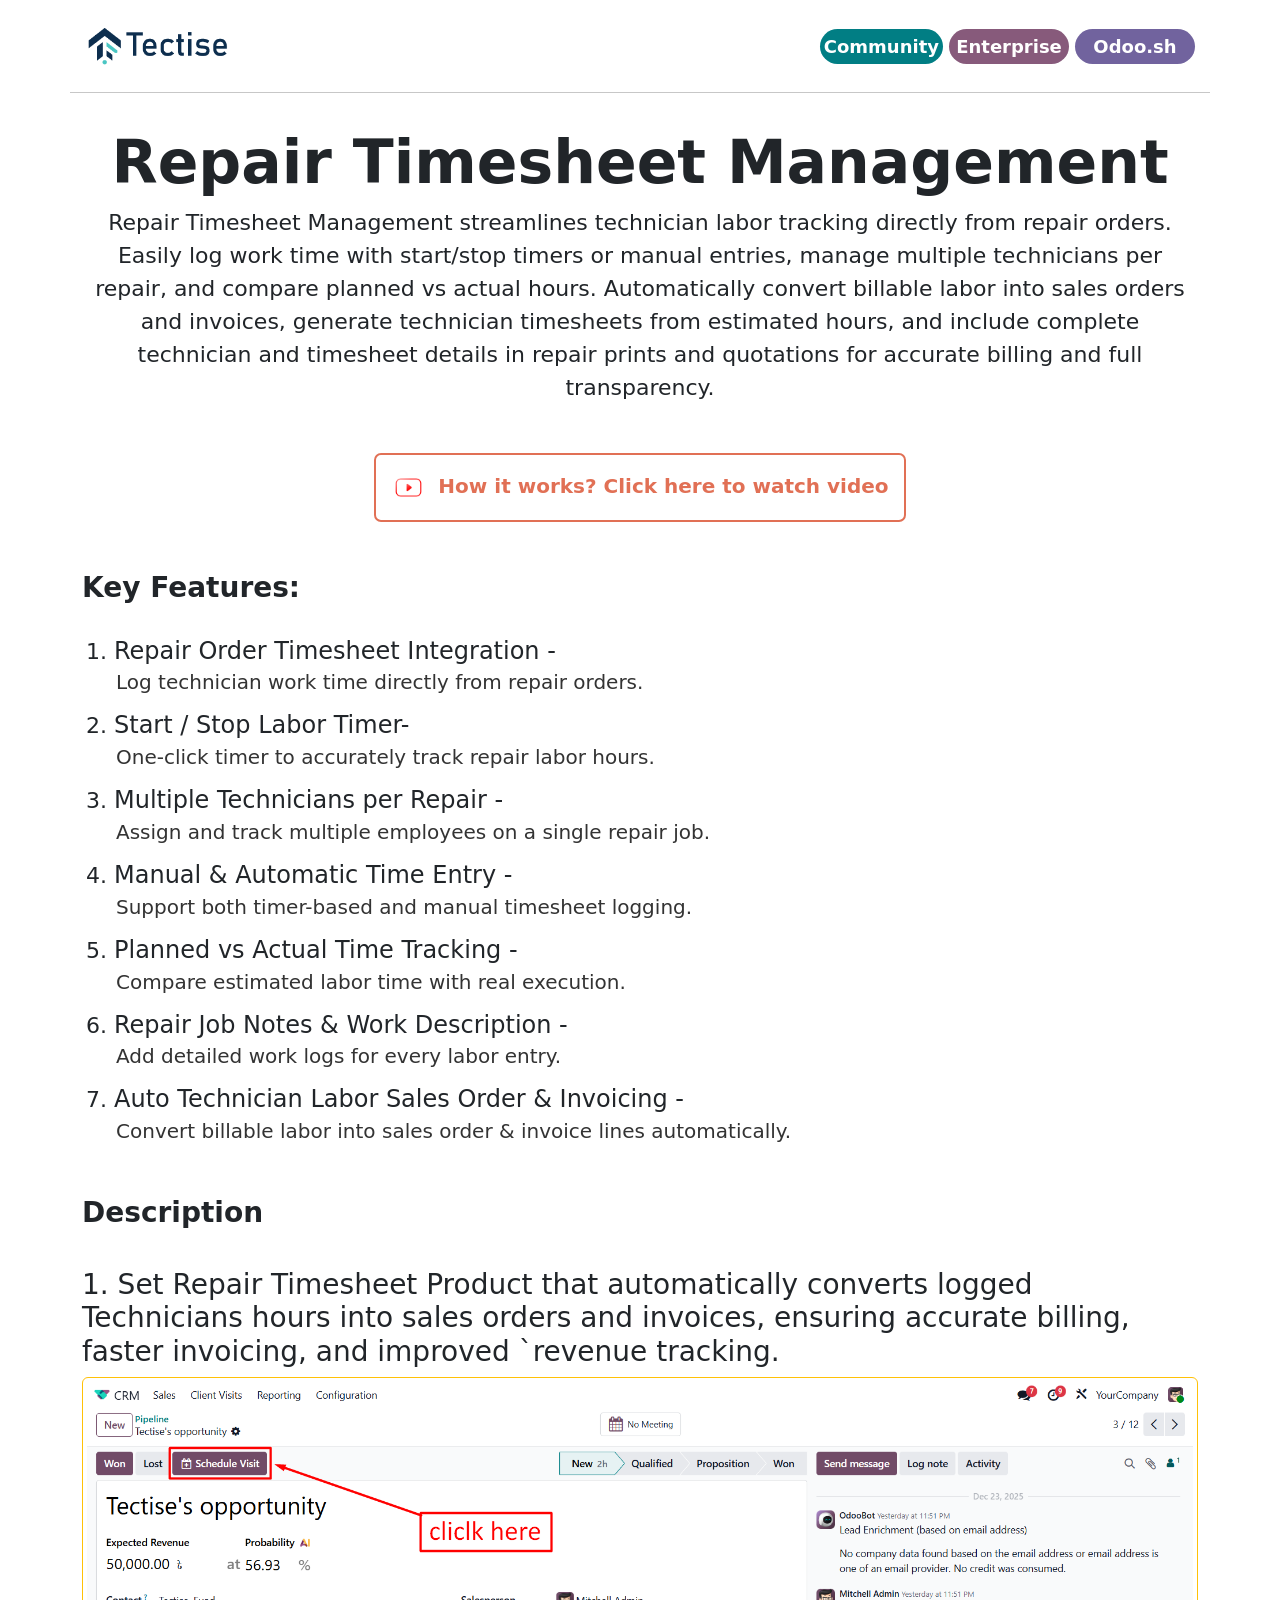
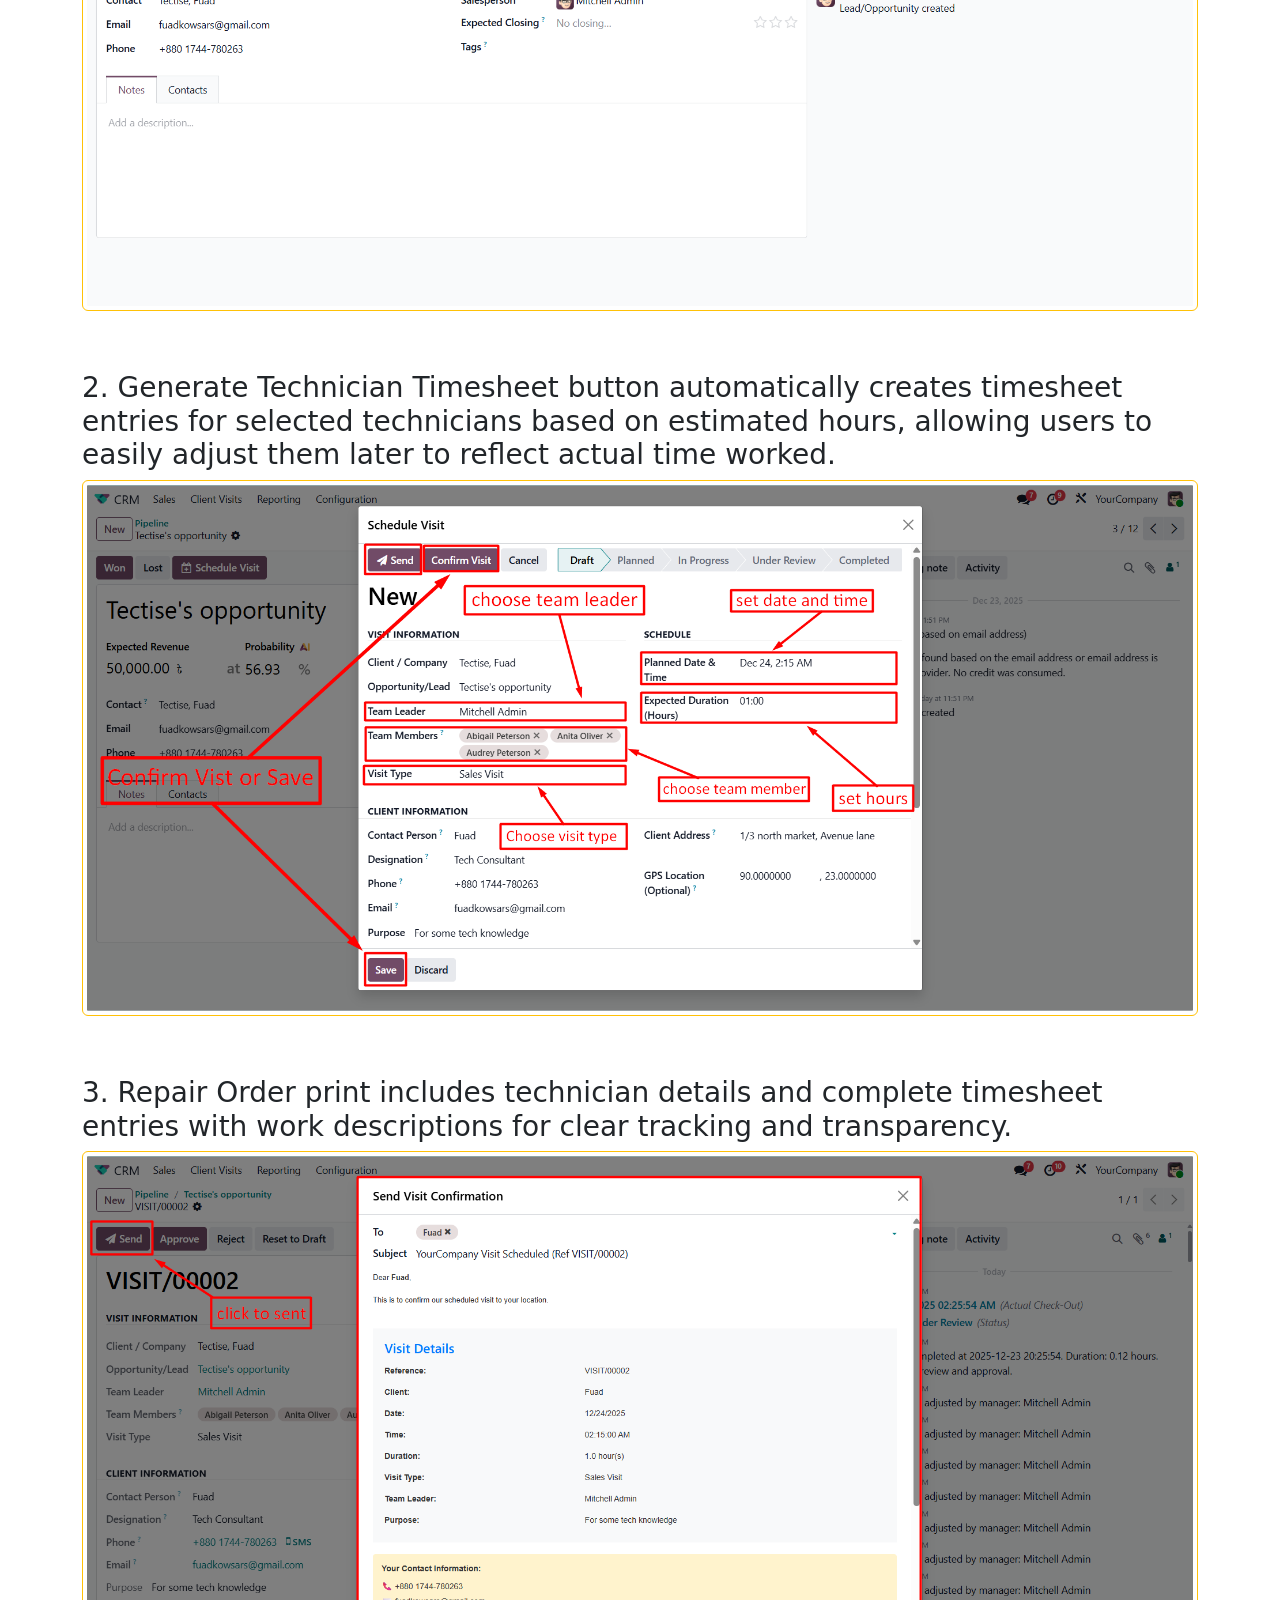
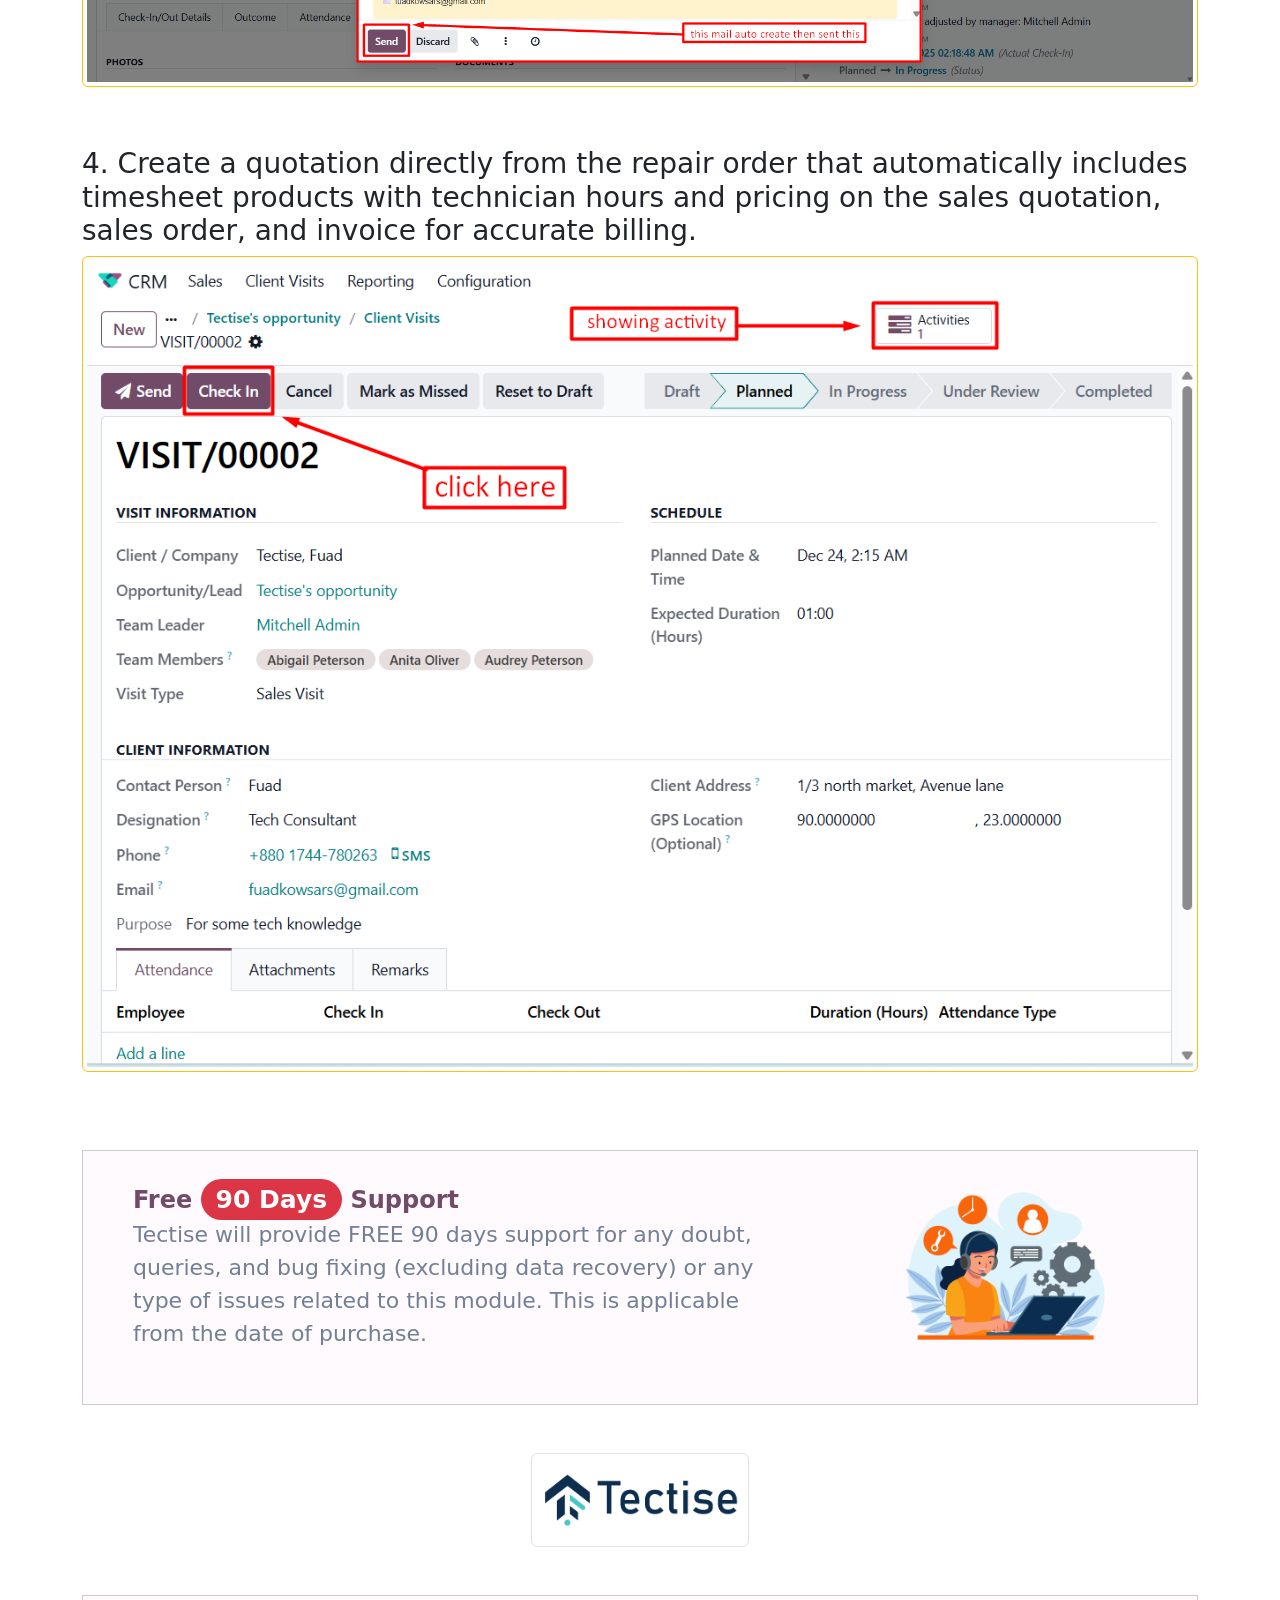
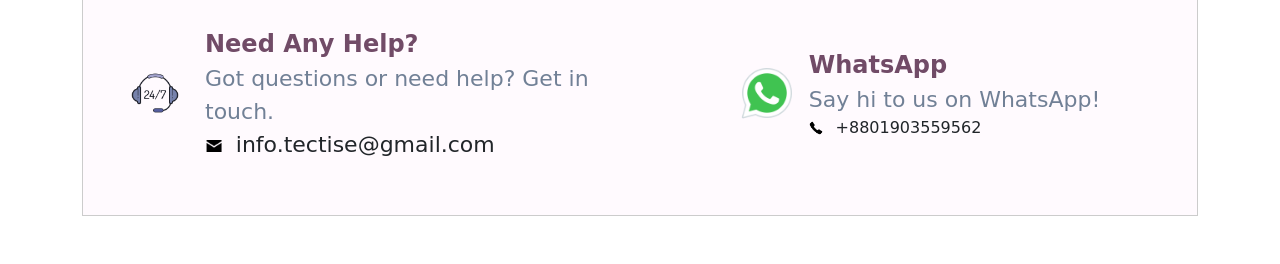
<file: 17.0 C/repair_timesheet/static/description/index.html>
<!DOCTYPE html>
<html lang="en">
  <head>
    <meta charset="utf-8" />
    <meta name="viewport" content="width=device-width, initial-scale=1" />
    <!-- Primary Meta Tags -->
    <title></title>
    <meta name="description" content="" />
    <meta name="keywords" content="" />

    <meta name="author" content="Tectise" />
    <meta name="viewport" content="width=device-width, initial-scale=1.0" />

    <!-- Open Graph / Facebook -->
    <meta property="og:type" content="website" />
    <meta property="og:title" content="" />
    <meta
      property="og:image"
      content="https://www.aclouderp.com/images/odoo-access-manager-og.jpg"
    />
    <meta property="og:url" content="https://www.aclouderp.com/" />
    <meta property="og:site_name" content="Tectise" />

    <!-- Twitter -->
    <meta name="twitter:card" content="summary_large_image" />
    <meta name="twitter:title" content="" />
    <meta name="twitter:description" content="" />
    <meta name="twitter:image" content="https://www.aclouderp.com/" />
    <meta name="twitter:site" content="@aclouderp" />

    <!-- Canonical URL -->
    <link rel="canonical" href="https://www.aclouderp.com/" />

    <link
      href="https://cdn.jsdelivr.net/npm/bootstrap@5.3.2/dist/css/bootstrap.min.css"
      rel="stylesheet"
      integrity="sha384-T3c6CoIi6uLrA9TneNEoa7RxnatzjcDSCmG1MXxSR1GAsXEV/Dwwykc2MPK8M2HN"
      crossorigin="anonymous"
    />

    <style>
      .img-border {
        border: 1px solid #ffc107;
      }

      .section-box {
        padding: 30px 0;
      }

      .bg-teal {
        background-color: #017e84 !important;
      }

      .bg-purple {
        background-color: #875a7b !important;
      }

      /* Reusable badge style */
      .badge-box {
        font-size: 0.8rem;
        font-weight: 500;
        padding: 4px 10px;
        margin: 3px;
        border-radius: 50px;
        min-width: 120px;
      }
    </style>
  </head>

  <body style="font-size: 22px">
    <div class="container">
      <!-- Header -->
      <div class="row">
        <div
          class="col-sm-12 col-md-12 col-lg-12 d-flex justify-content-between flex-wrap align-items-sm-center"
          style="border-bottom: 1px solid rgba(0, 0, 0, 0.22)"
        >
          <div class="my-3">
            <img
              src="./icon/logo.png"
              style="width: auto !important; height: 60px !important"
            />
          </div>
          <div class="my-3 d-flex align-items-center">
            <div
              class="text-center"
              style="
                background-color: #017e84 !important;
                font-size: 18px !important;
                color: #fff !important;
                font-weight: bolder !important;
                padding: 4px !important;
                margin: 0 3px !important;
                border-radius: 50px !important;
                min-width: 120px !important;
              "
            >
              Community
            </div>
            <div
              class="text-center"
              style="
                background-color: #875a7b !important;
                color: #fff !important;
                font-size: 18px !important;
                font-weight: bolder !important;
                padding: 4px !important;
                margin: 0 3px !important;
                border-radius: 50px !important;
                min-width: 120px !important;
              "
            >
              Enterprise
            </div>
            <div
              class="text-center"
              style="
                background-color: #71639e !important;
                color: #fff !important;
                font-size: 18px !important;
                font-weight: bolder !important;
                padding: 4px !important;
                margin: 0 3px !important;
                border-radius: 50px !important;
                min-width: 120px !important;
              "
            >
              Odoo.sh
            </div>
          </div>
        </div>
      </div>
      <br />

      <!--
    /*******************************************************************************************/
     Header Section 
     /*******************************************************************************************/
     -->

      <h1 style="text-align: center; font-size: 60px">
        <b>Repair Timesheet Management</b>
      </h1>

      <!-- <h2> <b>Description</b></h2> -->
      <p class="small" style="font-size: 22px; text-align: center">
       Repair Timesheet Management streamlines technician labor tracking directly from repair orders. Easily log work time with start/stop timers or manual entries, manage multiple technicians per repair, and compare planned vs actual hours. Automatically convert billable labor into sales orders and invoices, generate technician timesheets from estimated hours, and include complete technician and timesheet details in repair prints and quotations for accurate billing and full transparency.
      </p>
      <br />
      <!-- banner_updated -->

      <p class="text-center" style="font-size: 25px !important">
        <a
          href="#"
          target="_blank"
          style="text-decoration: none; color: #e17055 !important"
        >
          <span
            class="badge"
            style="
              border: 2px solid #e17055 !important;
              border-radius: 7px !important;
              color: #e17055 !important;
              padding: 15px !important;
              font-size: 20px !important;
              font-weight: 900 !important;
            "
          >
            <img
              src="./icon/youtube-48x48.png"
              class="img-fluid"
              style="width: 35px; vertical-align: middle; margin-right: 5px"
            />
            How it works? Click here to watch video
          </span>
        </a>
      </p>

      <br />
      <!-- Feature List -->
      <div>
        <h3 style="margin-bottom: 30px"><b>Key Features:</b></h3>

        <ol>
          <li>
            <div class="inline-item">
              <h4 style="margin: 0">Repair Order Timesheet Integration -</h4>
              <p
                style="
                  margin: 2px;
                  padding-bottom: 10px;
                  font-size: 20px !important;
                  color: #333;
                "
              >
                Log technician work time directly from repair orders.
              </p>
            </div>
          </li>

          <li>
            <div class="inline-item">
              <h4 style="margin: 0">Start / Stop Labor Timer-</h4>
              <p
                style="
                  margin: 2px;
                  padding-bottom: 10px;
                  font-size: 20px !important;
                  color: #333;
                "
              >
               One-click timer to accurately track repair labor hours.
              </p>
            </div>
          </li>
          <li>
            <div class="inline-item">
              <h4 style="margin: 0">Multiple Technicians per Repair -</h4>
              <p
                style="
                  margin: 2px;
                  padding-bottom: 10px;
                  font-size: 20px !important;
                  color: #333;
                "
              >
               Assign and track multiple employees on a single repair job. 
              </p>
            </div>
          </li>
          <li>
            <div class="inline-item">
              <h4 style="margin: 0">Manual & Automatic Time Entry -</h4>
              <p
                style="
                  margin: 2px;
                  padding-bottom: 10px;
                  font-size: 20px !important;
                  color: #333;
                "
              >
                 Support both timer-based and manual timesheet logging. 
              </p>
            </div>
          </li>
          <li>
            <div class="inline-item">
              <h4 style="margin: 0">Planned vs Actual Time Tracking - </h4>
              <p
                style="
                  margin: 2px;
                  padding-bottom: 10px;
                  font-size: 20px !important;
                  color: #333;
                "
              >
                Compare estimated labor time with real execution. 
              </p>
            </div>
          </li>
                    <li>
            <div class="inline-item">
              <h4 style="margin: 0">Repair Job Notes & Work Description - </h4>
              <p
                style="
                  margin: 2px;
                  padding-bottom: 10px;
                  font-size: 20px !important;
                  color: #333;
                "
              >
                 Add detailed work logs for every labor entry. 
              </p>
            </div>
          </li>
                    <li>
            <div class="inline-item">
              <h4 style="margin: 0">Auto Technician Labor Sales Order & Invoicing - </h4>
              <p
                style="
                  margin: 2px;
                  padding-bottom: 10px;
                  font-size: 20px !important;
                  color: #333;
                "
              >
                 Convert billable labor into sales order & invoice lines automatically.
              </p>
            </div>
          </li>
      </div>

      <h3 class="pt-4"><b>Description</b></h3>
      <!-- Screenshots -->
      <div class="section-box">
        <h3>1. Set Repair Timesheet Product that automatically converts logged Technicians hours into sales orders and invoices, ensuring accurate billing, faster invoicing, and improved `revenue tracking.</h3>
        <img src="./images/1.png" class="img img-thumbnail img-border" />
      </div>

      <div class="section-box">
        <h3>2. Generate Technician Timesheet button automatically creates timesheet entries for selected technicians based on estimated hours, allowing users to easily adjust them later to reflect actual time worked.</h3>
        <img src="./images/2.png" class="img-thumbnail img-border" />
      </div>
      <div class="section-box">
        <h3>3. Repair Order print includes technician details and complete timesheet entries with work descriptions for clear tracking and transparency.</h3>
        <img src="./images/3.png" class="img-thumbnail img-border" />
      </div>
      <div class="section-box">
        <h3>4. Create a quotation directly from the repair order that automatically includes timesheet products with technician hours and pricing on the sales quotation, sales order, and invoice for accurate billing.</h3>
        <img src="./images/4.png" class="img-thumbnail img-border" />
      </div>

      <!--
    /*******************************************************************************************/
     Footer Section 
     /*******************************************************************************************/
     -->

      <div class="container my-5" style="border: 1px solid #ccc">
        <div class="row" style="background-color: #fffafe">
          <div
            class="col-md-8 pb-4 d-flex align-items-center justify-content-center"
          >
            <div style="padding: 30px">
              <div class="d-flex align-items-center">
                <div style="padding: 0px 8px">
                  <span
                    style="
                      color: #714b67;
                      font-size: 24px;
                      font-weight: 600;
                      padding-bottom: 1rem;
                    "
                  >
                    Free
                    <span
                      style="
                        background-color: #dc3545;
                        color: white;
                        border-radius: 10rem;
                        padding: 0.25em 0.6em;
                        font-size: 25px;
                      "
                      >90 Days</span
                    >
                    Support
                  </span>
                  <p class="m-0" style="color: #718096">
                    Tectise will provide FREE 90 days support for any doubt,
                    queries, and bug fixing (excluding data recovery) or any
                    type of issues related to this module. This is applicable
                    from the date of purchase.
                  </p>
                  <div style="font-weight: 400"><span></span></div>
                </div>
              </div>
            </div>
          </div>
          <div
            class="col-md-4 pb-4 d-flex align-items-center justify-content-center"
          >
            <div style="padding: 30px">
              <div class="d-flex align-items-center">
                <img
                  src="./icon/90-days-support.png"
                  alt=""
                  width="200px"
                  style="margin-right: 12px"
                />
              </div>
            </div>
          </div>
        </div>
      </div>

      <div class="container mt-5">
        <div
          class="col-lg-12 d-flex flex-column justify-content-center align-items-center mt-5"
        >
          <img
            src="./icon/logo.png"
            class="img-thumbnail"
            style="width: 20%"
          />
        </div>
      </div>

      <div class="container my-5" style="border: 1px solid #ccc">
        <div class="row" style="background-color: #fffafe">
          <div
            class="col-md-6 pb-4 d-flex align-items-center justify-content-center"
          >
            <div style="padding: 30px">
              <div class="d-flex align-items-center">
                <img
                  src="./icon/support.png"
                  alt=""
                  width="60px"
                  style="margin-right: 12px"
                />
                <div style="padding: 0px 8px">
                  <span
                    style="
                      color: #714b67;
                      font-size: 24px;
                      font-weight: 600;
                      padding-bottom: 1rem;
                    "
                    >Need Any Help?</span
                  >
                  <p class="m-0" style="color: #718096">
                    Got questions or need help? Get in touch.
                  </p>
                  <div style="font-weight: 400">
                    <span
                      ><img
                        src="./icon/email.png"
                        alt=""
                        width="18px"
                        style="margin-right: 0.8rem" /></span
                    >info.tectise@gmail.com
                  </div>
                </div>
              </div>
            </div>
          </div>
          <div
            class="col-md-6 pb-4 d-flex align-items-center justify-content-center"
          >
            <div style="padding: 30px">
              <div class="d-flex align-items-center">
                <img
                  src="./icon/whatsapp.png"
                  alt=""
                  width="60px"
                  style="margin-right: 12px"
                />
                <div>
                  <span
                    style="color: #714b67; font-size: 24px; font-weight: 600"
                    >WhatsApp</span
                  >
                  <p class="m-0" style="color: #718096">
                    Say hi to us on WhatsApp!
                  </p>
                  <div style="font-weight: 400; font-size: 16px">
                    <span
                      ><img
                        src="./icon/call.png"
                        alt=""
                        width="14px"
                        style="margin-right: 0.8rem" /></span
                    >+8801903559562
                  </div>
                </div>
              </div>
            </div>
          </div>
        </div>
      </div>
    </div>
  </body>
</html>
</file>
